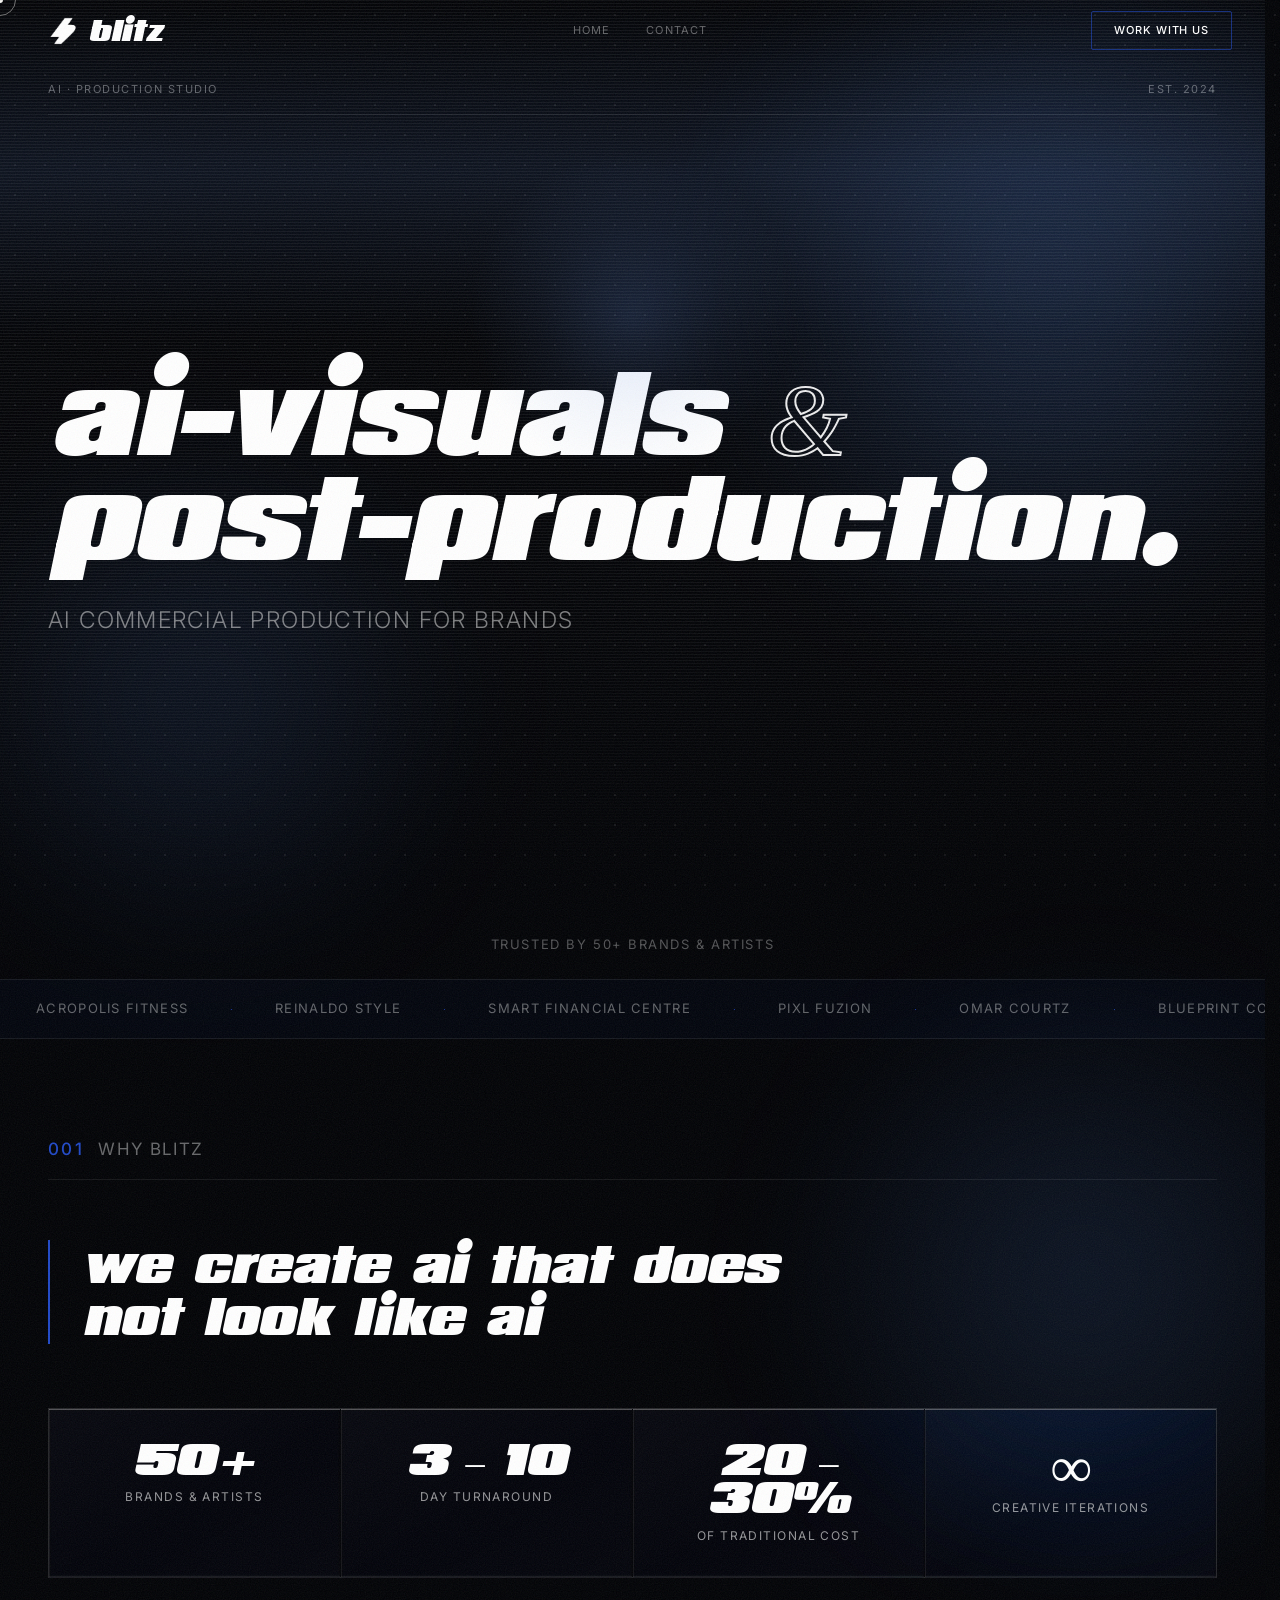
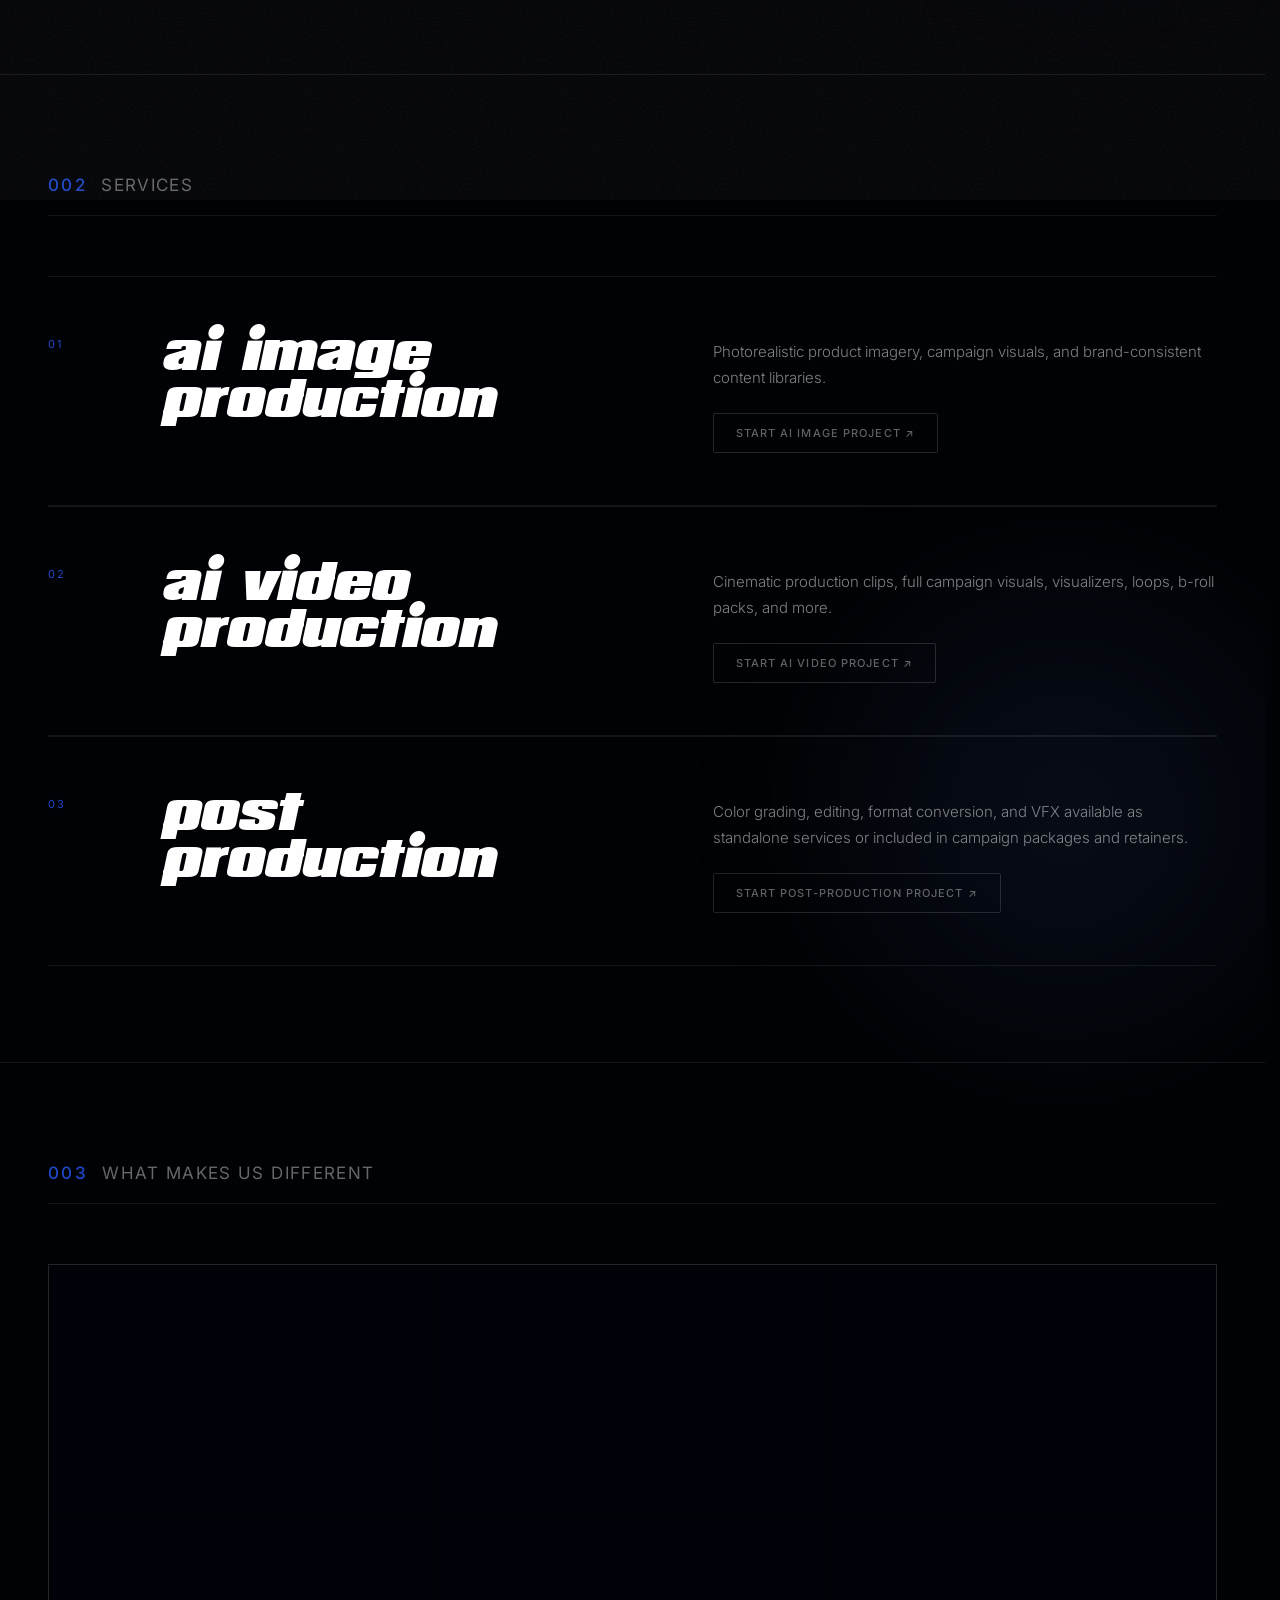
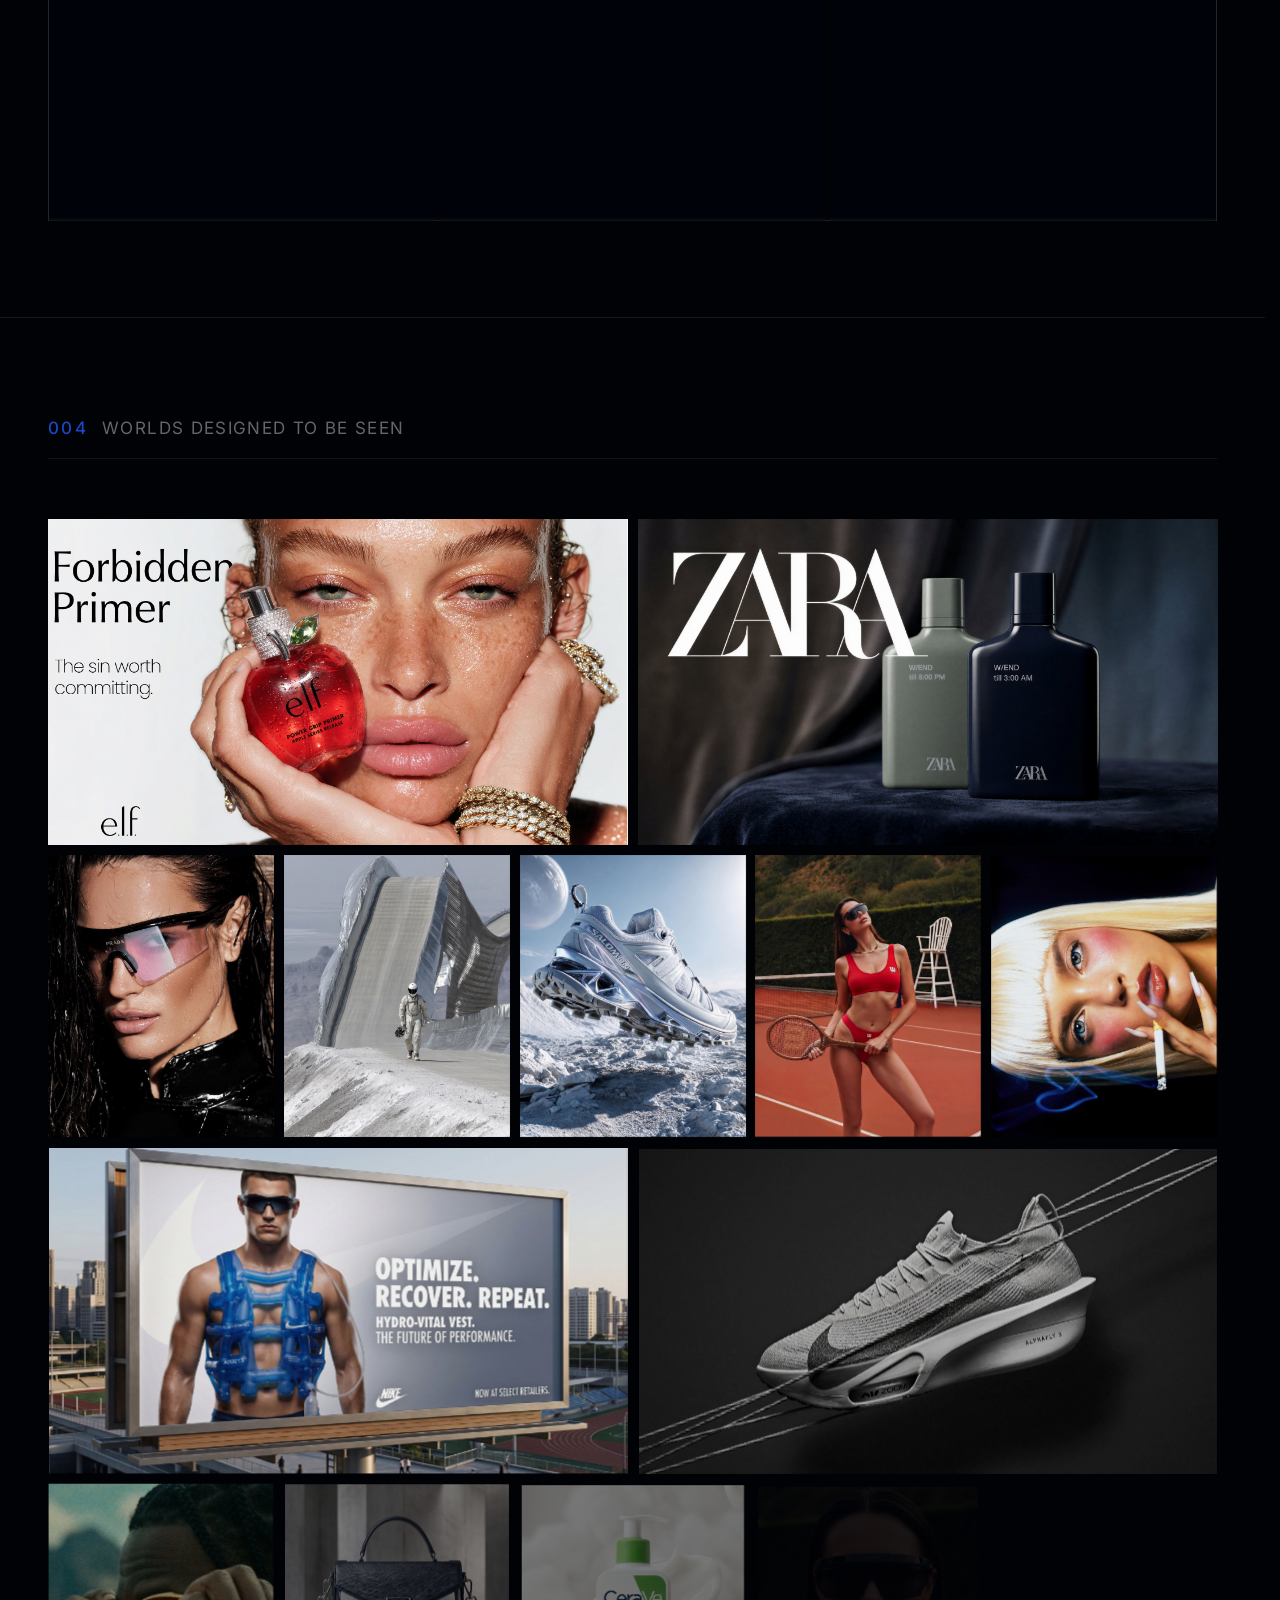
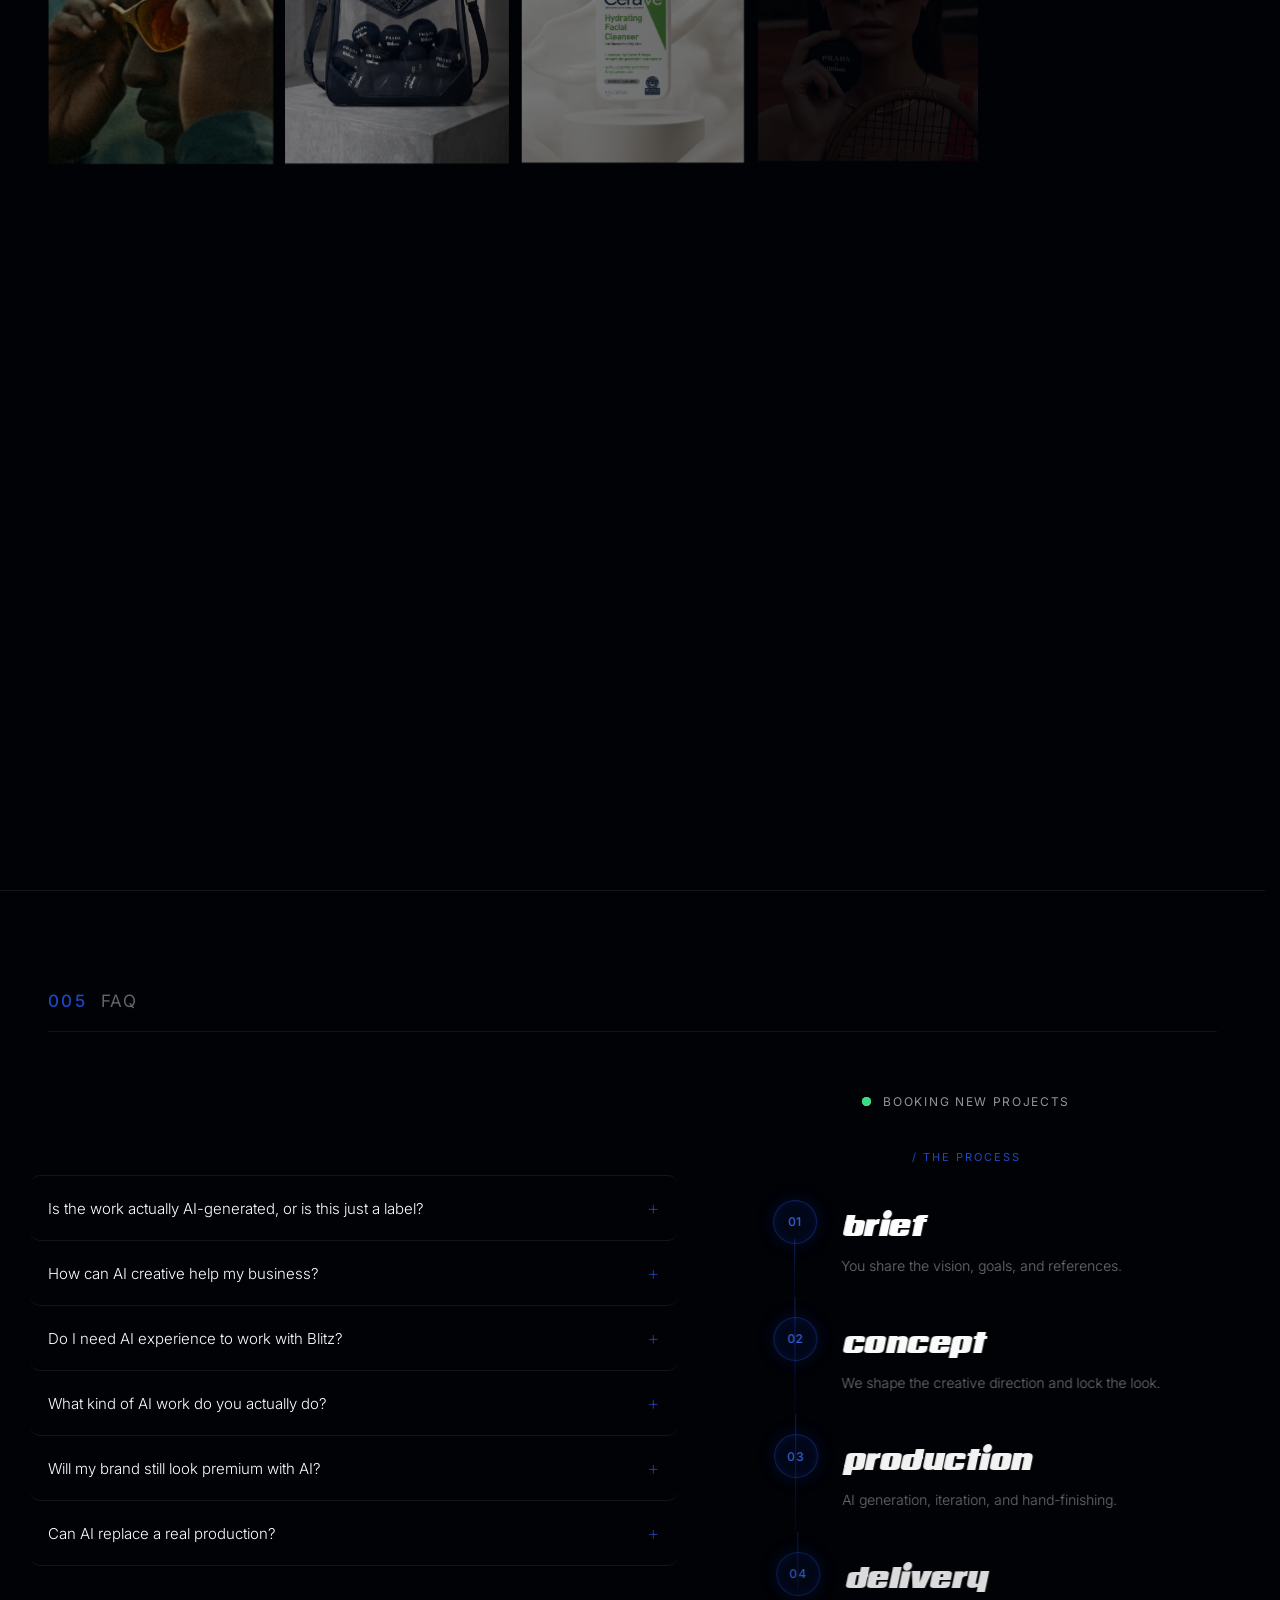
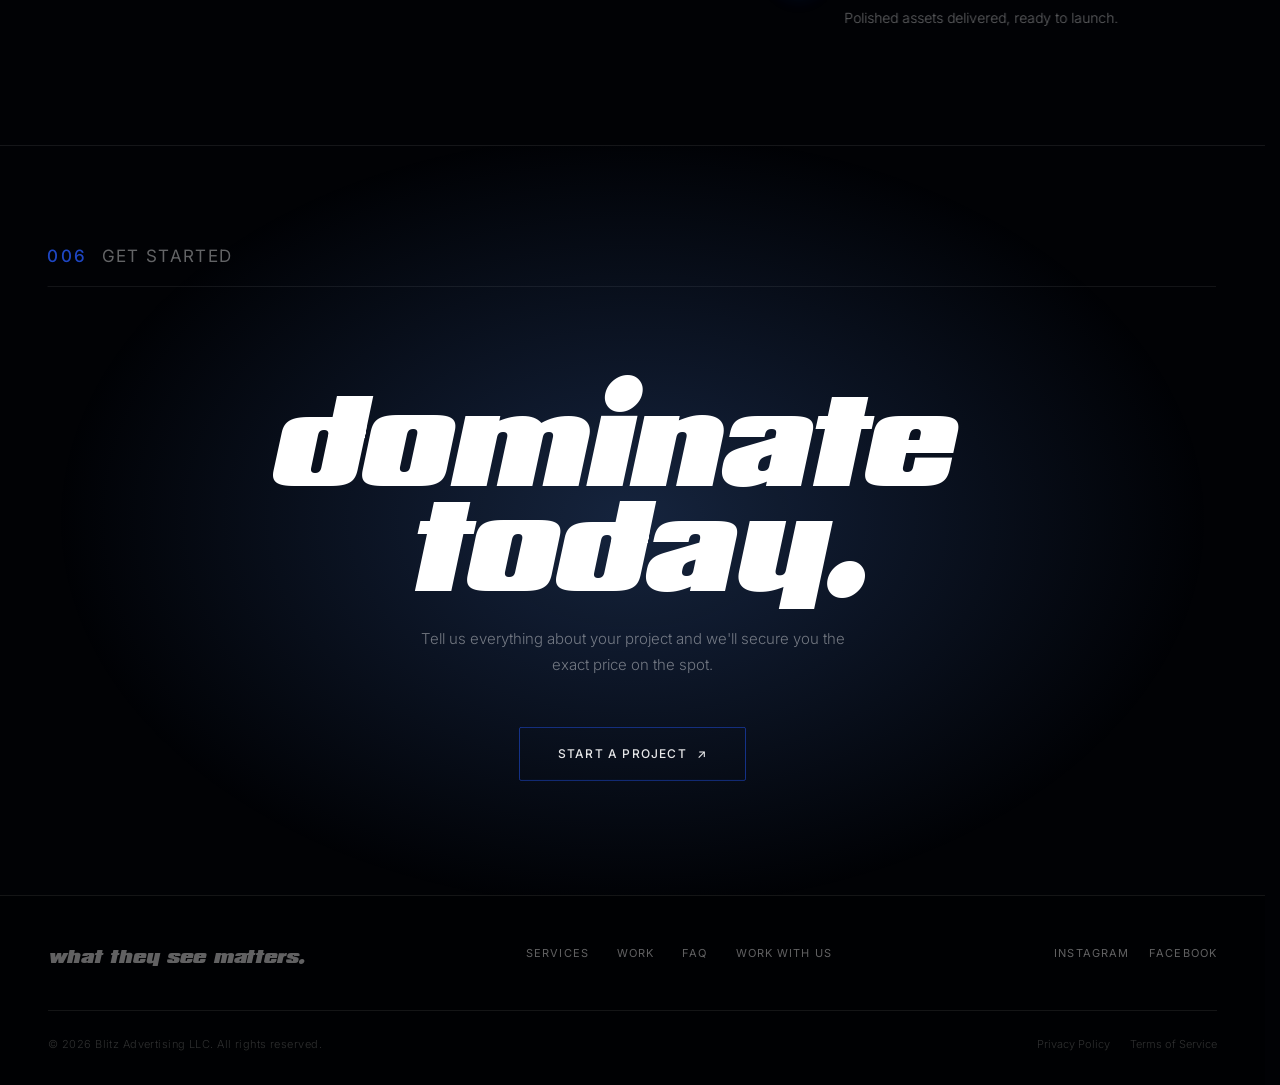
<file: index.html>
<!DOCTYPE html>
<html lang="en">
<head>
  <meta charset="UTF-8">
  <meta name="viewport" content="width=device-width, initial-scale=1.0">

  <!-- Primary SEO -->
  <title>Blitz — AI-Visuals & Post-Production Studio</title>
  <meta name="description" content="AI commercial production for brands. Photorealistic imagery, cinematic video, and full post-production — AI work that doesn't look like AI.">
  <meta name="keywords" content="ai visuals, ai video production, post production, creative studio, campaign visuals, brand world, ad creatives, music visualizer, blitz advertising">
  <meta name="author" content="Blitz Advertising LLC">
  <meta name="robots" content="index, follow">
  <link rel="canonical" href="https://adsbyblitz.com/">

  <!-- Open Graph (Facebook, LinkedIn, WhatsApp) -->
  <meta property="og:site_name" content="Blitz">
  <meta property="og:type" content="website">
  <meta property="og:url" content="https://adsbyblitz.com/">
  <meta property="og:title" content="Blitz — AI-Visuals & Post-Production Studio">
  <meta property="og:description" content="AI commercial production for brands. Cinematic visuals, campaign content, and post-production that doesn't look like AI.">
  <meta property="og:image" content="https://adsbyblitz.com/assets/blitz-favicon.png">
  <meta property="og:image:alt" content="Blitz — what they see matters">

  <!-- Twitter Card -->
  <meta name="twitter:card" content="summary_large_image">
  <meta name="twitter:title" content="Blitz — AI-Visuals & Post-Production Studio">
  <meta name="twitter:description" content="AI commercial production for brands. Cinematic visuals, campaign content, and post-production that doesn't look like AI.">
  <meta name="twitter:image" content="https://adsbyblitz.com/assets/blitz-favicon.png">

  <!-- Structured data (helps search engines understand the business) -->
  <script type="application/ld+json">
  {
    "@context": "https://schema.org",
    "@type": "ProfessionalService",
    "name": "Blitz Advertising LLC",
    "alternateName": "Blitz",
    "url": "https://adsbyblitz.com",
    "logo": "https://adsbyblitz.com/assets/blitz-icon-white.png",
    "image": "https://adsbyblitz.com/assets/blitz-favicon.png",
    "description": "AI commercial production for brands. Photorealistic imagery, cinematic video, and full post-production — AI work that doesn't look like AI.",
    "email": "adsbyblitz@gmail.com",
    "areaServed": "Worldwide",
    "address": {
      "@type": "PostalAddress",
      "addressCountry": "PR"
    },
    "sameAs": [
      "https://instagram.com/adsbyblitz",
      "https://facebook.com/adsbyblitz"
    ],
    "slogan": "what they see matters"
  }
  </script>

  <link rel="icon" type="image/png" href="assets/blitz-favicon.png">
  <link rel="stylesheet" href="styles.css?v=60">
  <script src="assets/gsap.min.js"></script>
  <script src="assets/ScrollTrigger.min.js"></script>
  <script src="assets/lenis.min.js"></script>
  <script>gsap.registerPlugin(ScrollTrigger);</script>

  <!-- Meta Pixel Code -->
  <script>
  !function(f,b,e,v,n,t,s)
  {if(f.fbq)return;n=f.fbq=function(){n.callMethod?
  n.callMethod.apply(n,arguments):n.queue.push(arguments)};
  if(!f._fbq)f._fbq=n;n.push=n;n.loaded=!0;n.version='2.0';
  n.queue=[];t=b.createElement(e);t.async=!0;
  t.src=v;s=b.getElementsByTagName(e)[0];
  s.parentNode.insertBefore(t,s)}(window, document,'script',
  'https://connect.facebook.net/en_US/fbevents.js');
  fbq('init', '775347661459841');
  fbq('track', 'PageView');
  </script>
  <noscript><img height="1" width="1" style="display:none"
  src="https://www.facebook.com/tr?id=775347661459841&ev=PageView&noscript=1"
  /></noscript>
  <!-- End Meta Pixel Code -->
  <!-- Whop Pixel -->
  <script>!function(w,d,s,u,n,a,b){if(w[n])return;a=w[n]={q:[],t:+new Date,s:[],o:u,track:function(){a.q.push([+new Date].concat([].slice.call(arguments)))},setScope:function(){a.s=[].slice.call(arguments).filter(function(x){return typeof x==="string"});a.q.push([+new Date,"setScope"].concat(a.s))},scope:function(){var c=[].slice.call(arguments);return{track:function(){a.q.push([+new Date].concat([].slice.call(arguments)).concat([{__scope:c}]))}}}};b=d.createElement(s);b.async=1;b.src=u+"/s.js";d.getElementsByTagName(s)[0].parentNode.insertBefore(b,d.getElementsByTagName(s)[0])}(window,document,"script","https://t.whop.tw","whop");whop.setScope("biz_LjYJNK8Vo7Cqlr");whop.track("page");</script>
</head>
<body>

  <div class="cursor" id="cursor"></div>
  <div class="cursor-ring" id="cursorRing"></div>

  <!-- ─── NAV ─────────────────────────────────── -->
  <nav class="nav" id="nav">
    <a href="/" class="nav-logo">
      <img src="assets/blitz-icon-white.png" alt="Blitz" class="nav-icon">
      <span class="nav-wordmark">blitz</span>
    </a>
    <div class="nav-links">
      <a href="#" class="nav-link">Home</a>
      <a href="apply/" class="nav-link">Contact</a>
    </div>
    <a href="apply/" class="nav-cta">Work with us</a>
  </nav>

  <!-- ─── HERO ─────────────────────────────────── -->
  <section class="hero">
    <div class="hero-top">
      <span class="hero-eyebrow">AI · Production Studio</span>
      <span class="hero-eyebrow hero-eyebrow--right">Est. 2024</span>
    </div>

    <div class="hero-center">
      <div>
        <h1 class="hero-headline">
          <span class="hl-line">ai-visuals <span class="hl-amp">&amp;</span></span>
          <span class="hl-line">post-production.</span>
        </h1>
        <p class="hero-sub-tag">AI Commercial Production for brands</p>
      </div>
    </div>

    <div class="hero-bottom"></div>

    <div class="hero-glow hero-glow--1"></div>
    <div class="hero-glow hero-glow--2"></div>
    <div class="hero-scanlines" aria-hidden="true"></div>
  </section>

  <!-- ─── LOGO STRIP ─────────────────────────────── -->
  <section class="logo-strip">
    <p class="logo-strip-label">trusted by 50+ brands & artists</p>
    <div class="logo-marquee-wrap">
      <div class="logo-marquee-track">
        <span class="logo-item">Acropolis Fitness</span><span class="logo-sep">·</span>
        <span class="logo-item">Reinaldo Style</span><span class="logo-sep">·</span>
        <span class="logo-item">Smart Financial Centre</span><span class="logo-sep">·</span>
        <span class="logo-item">Pixl Fuzion</span><span class="logo-sep">·</span>
        <span class="logo-item">Omar Courtz</span><span class="logo-sep">·</span>
        <span class="logo-item">Blueprint Coaching</span><span class="logo-sep">·</span>
        <span class="logo-item">ROA</span><span class="logo-sep">·</span>
        <span class="logo-item">Berseg</span><span class="logo-sep">·</span>
        <span class="logo-item">Viejo Culprit</span><span class="logo-sep">·</span>
        <span class="logo-item">CLPR Media</span><span class="logo-sep">·</span>
        <span class="logo-item">RMAND</span><span class="logo-sep">·</span>
        <span class="logo-item">The Flight Park</span><span class="logo-sep">·</span>
        <span class="logo-item">Cancelados TV</span><span class="logo-sep">·</span>
        <span class="logo-item">CAPS Manufacturing</span><span class="logo-sep">·</span>
        <span class="logo-item">Albino</span><span class="logo-sep">·</span>
        <span class="logo-item">Sanctuz</span><span class="logo-sep">·</span>
        <span class="logo-item">Atomic Crossfit</span><span class="logo-sep">·</span>
        <!-- duplicate for seamless loop -->
        <span class="logo-item">Acropolis Fitness</span><span class="logo-sep">·</span>
        <span class="logo-item">Reinaldo Style</span><span class="logo-sep">·</span>
        <span class="logo-item">Smart Financial Centre</span><span class="logo-sep">·</span>
        <span class="logo-item">Pixl Fuzion</span><span class="logo-sep">·</span>
        <span class="logo-item">Omar Courtz</span><span class="logo-sep">·</span>
        <span class="logo-item">Blueprint Coaching</span><span class="logo-sep">·</span>
        <span class="logo-item">ROA</span><span class="logo-sep">·</span>
        <span class="logo-item">Berseg</span><span class="logo-sep">·</span>
        <span class="logo-item">Viejo Culprit</span><span class="logo-sep">·</span>
        <span class="logo-item">CLPR Media</span><span class="logo-sep">·</span>
        <span class="logo-item">RMAND</span><span class="logo-sep">·</span>
        <span class="logo-item">The Flight Park</span><span class="logo-sep">·</span>
        <span class="logo-item">Cancelados TV</span><span class="logo-sep">·</span>
        <span class="logo-item">CAPS Manufacturing</span><span class="logo-sep">·</span>
        <span class="logo-item">Albino</span><span class="logo-sep">·</span>
        <span class="logo-item">Sanctuz</span><span class="logo-sep">·</span>
        <span class="logo-item">Atomic Crossfit</span><span class="logo-sep">·</span>
      </div>
    </div>
  </section>

  <!-- ─── 001 — WHY BLITZ ───────────────────────── -->
  <section class="section section--why" id="about">
    <div class="section-meta">
      <span class="section-num">001</span>
      <span class="section-label">Why Blitz</span>
    </div>
    <div class="section-content">
      <h2 class="statement-text"><span>we create ai that does</span><span>not look like ai</span></h2>
    </div>
    <div class="stats-row">
      <div class="stat-item">
        <span class="stat-num" data-count="50">50+</span>
        <span class="stat-label">Brands &amp; Artists</span>
      </div>
      <div class="stat-item">
        <span class="stat-num">3 – 10</span>
        <span class="stat-label">Day Turnaround</span>
      </div>
      <div class="stat-item">
        <span class="stat-num">20 – 30%</span>
        <span class="stat-label">Of Traditional Cost</span>
      </div>
      <div class="stat-item">
        <span class="stat-num stat-num--big">∞</span>
        <span class="stat-label">Creative Iterations</span>
      </div>
    </div>
  </section>

  <div class="rule"></div>

  <!-- ─── 002 — SERVICES ───────────────────────── -->
  <section class="section section--services" id="services">
    <div class="section-meta">
      <span class="section-num">002</span>
      <span class="section-label">Services</span>
    </div>
    <div class="services-list">

      <div class="service-row">
        <div class="service-row-left">
          <span class="service-index">01</span>
        </div>
        <div class="service-row-mid">
          <h3 class="service-name">AI Image<br>Production</h3>
        </div>
        <div class="service-row-right">
          <p class="service-desc">Photorealistic product imagery, campaign visuals, and brand-consistent content libraries.</p>
          <a href="apply/" class="service-link">Start AI Image Project ↗</a>
        </div>
      </div>

      <div class="rule rule--inner"></div>

      <div class="service-row">
        <div class="service-row-left">
          <span class="service-index">02</span>
        </div>
        <div class="service-row-mid">
          <h3 class="service-name">AI Video<br>Production</h3>
        </div>
        <div class="service-row-right">
          <p class="service-desc">Cinematic production clips, full campaign visuals, visualizers, loops, b-roll packs, and more.</p>
          <a href="apply/" class="service-link">Start AI Video Project ↗</a>
        </div>
      </div>

      <div class="rule rule--inner"></div>

      <div class="service-row">
        <div class="service-row-left">
          <span class="service-index">03</span>
        </div>
        <div class="service-row-mid">
          <h3 class="service-name">Post<br>Production</h3>
        </div>
        <div class="service-row-right">
          <p class="service-desc">Color grading, editing, format conversion, and VFX available as standalone services or included in campaign packages and retainers.</p>
          <a href="apply/" class="service-link">Start Post-Production Project ↗</a>
        </div>
      </div>

    </div>
  </section>

  <div class="rule"></div>

  <!-- ─── 003 — WHAT MAKES US DIFFERENT ──────────── -->
  <section class="section section--benefits" id="benefits">
    <div class="section-meta">
      <span class="section-num">003</span>
      <span class="section-label">What makes us different</span>
    </div>
    <div class="benefits-grid">
      <div class="benefit-card">
        <span class="benefit-num">01</span>
        <h4 class="benefit-title">Shipped in Days</h4>
        <p class="benefit-desc">Most projects ship in 5–7 business days. The agency quotes we go up against run 3–8 weeks.</p>
      </div>
      <div class="benefit-card">
        <span class="benefit-num">02</span>
        <h4 class="benefit-title">Worlds You Cant Shoot</h4>
        <p class="benefit-desc">Sets, locations, and scenarios that would be impossible or too expensive to film for real.</p>
      </div>
      <div class="benefit-card">
        <span class="benefit-num">03</span>
        <h4 class="benefit-title">Scalable Content</h4>
        <p class="benefit-desc">Lock the look once. Every asset after that reuses the same faces, lighting, and grade, so scaling up volume doesn't mean another shoot day.</p>
      </div>
      <div class="benefit-card">
        <span class="benefit-num">04</span>
        <h4 class="benefit-title">Lower Production Costs</h4>
        <p class="benefit-desc">No crew, no location fees, no shoot day. You pay 20–30% of what the same campaign costs to film.</p>
      </div>
      <div class="benefit-card">
        <span class="benefit-num">05</span>
        <h4 class="benefit-title">Real + AI Integration</h4>
        <p class="benefit-desc">Send us your existing footage, product shots, and brand assets. We build around them so the AI work matches what you've already filmed.</p>
      </div>
      <div class="benefit-card">
        <span class="benefit-num">06</span>
        <h4 class="benefit-title">We Test the Tools Daily</h4>
        <p class="benefit-desc">The models change every few weeks. We're testing new ones every day and rebuilding our workflows around whatever is currently best, so your campaigns don't look like last year's AI.</p>
      </div>
    </div>
  </section>

  <div class="rule"></div>

  <!-- ─── 004 — WORK ───────────────────────────── -->
  <section class="section section--work" id="work">
    <div class="section-meta">
      <span class="section-num">004</span>
      <span class="section-label">Worlds Designed To Be Seen</span>
    </div>
    <div class="work-grid">
      <!-- ROW 1 — landscape 16:9 (desktop: 2 per row) -->
      <div class="work-row work-row--wide">
        <div class="work-cell" style="order:0">
          <img src="assets/work/work_03.jpg" alt="Blitz work" loading="lazy">
        </div>
        <div class="work-cell" style="order:3">
          <img src="assets/work/work_12.jpg" alt="Blitz work" loading="lazy">
        </div>
      </div>
      <!-- ROW 2 — portrait 4:5 (desktop: 5 per row) -->
      <div class="work-row work-row--tall">
        <div class="work-cell" style="order:1">
          <img src="assets/work/work_01.jpg" alt="Blitz work" loading="lazy">
        </div>
        <div class="work-cell" style="order:2">
          <img src="assets/work/work_02.jpg" alt="Blitz work" loading="lazy">
        </div>
        <div class="work-cell" style="order:4">
          <img src="assets/work/work_04.jpg" alt="Blitz work" loading="lazy">
        </div>
        <div class="work-cell" style="order:5">
          <img src="assets/work/work_11.jpg" alt="Blitz work" loading="lazy">
        </div>
        <div class="work-cell" style="order:7">
          <img src="assets/work/work_06.jpg" alt="Blitz work" loading="lazy">
        </div>
      </div>
      <!-- ROW 3 — landscape 16:9 -->
      <div class="work-row work-row--wide">
        <div class="work-cell" style="order:6">
          <img src="assets/work/work_13.jpg" alt="Blitz work" loading="lazy">
        </div>
        <div class="work-cell" style="order:9">
          <img src="assets/work/work_14.jpg" alt="Blitz work" loading="lazy">
        </div>
      </div>
      <!-- ROW 4 — portrait 4:5 -->
      <div class="work-row work-row--tall">
        <div class="work-cell" style="order:8">
          <img src="assets/work/work_21.jpg" alt="Blitz work" loading="lazy">
        </div>
        <div class="work-cell" style="order:10">
          <img src="assets/work/work_08.jpg" alt="Blitz work" loading="lazy">
        </div>
        <div class="work-cell" style="order:11">
          <img src="assets/work/work_15.jpg" alt="Blitz work" loading="lazy">
        </div>
        <div class="work-cell" style="order:13">
          <img src="assets/work/work_10.jpg" alt="Blitz work" loading="lazy">
        </div>
        <div class="work-cell" style="order:14">
          <img src="assets/work/work_05.jpg" alt="Blitz work" loading="lazy">
        </div>
      </div>

      <div class="work-row work-row--wide">
        <div class="work-cell" style="order:12">
          <img src="assets/work/work_16.jpg" alt="Blitz work" loading="lazy">
        </div>
        <div class="work-cell" style="order:15">
          <img src="assets/work/work_17.jpg" alt="Blitz work" loading="lazy">
        </div>
      </div>

      <div class="work-row work-row--tall">
        <div class="work-cell" style="order:16">
          <img src="assets/work/work_18.jpg" alt="Blitz work" loading="lazy">
        </div>
        <div class="work-cell" style="order:17">
          <img src="assets/work/work_19.jpg" alt="Blitz work" loading="lazy">
        </div>
        <div class="work-cell" style="order:18">
          <img src="assets/work/work_20.jpg" alt="Blitz work" loading="lazy">
        </div>
        <div class="work-cell" style="order:19">
          <img src="assets/work/work_07.jpg" alt="Blitz work" loading="lazy">
        </div>
        <div class="work-cell" style="order:20">
          <img src="assets/work/work_22.jpg" alt="Blitz work" loading="lazy">
        </div>
      </div>
    </div>
  </section>

  <div class="rule"></div>

  <!-- ─── 005 — FAQ ────────────────────────────── -->
  <section class="section section--faq" id="faq">
    <div class="section-meta">
      <span class="section-num">005</span>
      <span class="section-label">FAQ</span>
    </div>
    <div class="faq-layout">
    <div class="faq-main">
    <div class="faq-list">
      <div class="faq-item">
        <button class="faq-q" aria-expanded="false">
          <span>Is the work actually AI-generated, or is this just a label?</span>
          <span class="faq-icon">+</span>
        </button>
        <div class="faq-a"><div class="faq-a-in">
          <p>Yes, we use generative AI workflows as our core production engine, paired with manual creative direction, color, and editing.</p>
        </div></div>
      </div>
      <div class="faq-item">
        <button class="faq-q" aria-expanded="false">
          <span>How can AI creative help my business?</span>
          <span class="faq-icon">+</span>
        </button>
        <div class="faq-a"><div class="faq-a-in">
          <p>You get campaign-quality visuals at roughly 20–30% of traditional cost. That means more content, faster launches, and campaigns you couldn't previously afford.</p>
        </div></div>
      </div>
      <div class="faq-item">
        <button class="faq-q" aria-expanded="false">
          <span>Do I need AI experience to work with Blitz?</span>
          <span class="faq-icon">+</span>
        </button>
        <div class="faq-a"><div class="faq-a-in">
          <p>No. You only bring the idea and brief — we handle everything from strategy and creative direction to workflow and production.</p>
        </div></div>
      </div>
      <div class="faq-item">
        <button class="faq-q" aria-expanded="false">
          <span>What kind of AI work do you actually do?</span>
          <span class="faq-icon">+</span>
        </button>
        <div class="faq-a"><div class="faq-a-in">
          <p>Product imagery, campaign visuals, cinematic product videos, music visualizers, B-roll, Spotify Canvases, full post-production, and any custom project.</p>
        </div></div>
      </div>
      <div class="faq-item">
        <button class="faq-q" aria-expanded="false">
          <span>Will my brand still look premium with AI?</span>
          <span class="faq-icon">+</span>
        </button>
        <div class="faq-a"><div class="faq-a-in">
          <p>Yes. You get the same creative direction, references, and post you'd get from a traditional shoot. AI only replaces the camera. We develop the concept together, build the reference boards, and handle every step of post.</p>
        </div></div>
      </div>
      <div class="faq-item">
        <button class="faq-q" aria-expanded="false">
          <span>Can AI replace a real production?</span>
          <span class="faq-icon">+</span>
        </button>
        <div class="faq-a"><div class="faq-a-in">
          <p>Yes, AI is at a point now where it can replace traditional productions. There are still specific cases where real people, locations, or real-world moments make more sense. We'll tell you upfront what's possible and where AI makes the most sense for your case.</p>
        </div></div>
      </div>
    </div>
    </div>

    <div class="faq-side">
      <div class="status-pulse">
        <span class="pulse-dot"></span>
        <span class="pulse-label">booking new projects</span>
      </div>
      <span class="process-eyebrow">/ the process</span>
      <div class="process">
        <div class="process-step">
          <span class="process-num">01</span>
          <div class="process-text">
            <h4 class="process-name">brief</h4>
            <p class="process-desc">You share the vision, goals, and references.</p>
          </div>
        </div>
        <div class="process-step">
          <span class="process-num">02</span>
          <div class="process-text">
            <h4 class="process-name">concept</h4>
            <p class="process-desc">We shape the creative direction and lock the look.</p>
          </div>
        </div>
        <div class="process-step">
          <span class="process-num">03</span>
          <div class="process-text">
            <h4 class="process-name">production</h4>
            <p class="process-desc">AI generation, iteration, and hand-finishing.</p>
          </div>
        </div>
        <div class="process-step">
          <span class="process-num">04</span>
          <div class="process-text">
            <h4 class="process-name">delivery</h4>
            <p class="process-desc">Polished assets delivered, ready to launch.</p>
          </div>
        </div>
      </div>
    </div>
    </div>
  </section>

  <div class="rule"></div>

  <!-- ─── 006 — CTA ────────────────────────────── -->
  <section class="section section--cta" id="contact">
    <div class="section-meta">
      <span class="section-num">006</span>
      <span class="section-label">Get Started</span>
    </div>
    <div class="cta-inner">
      <h2 class="cta-headline">dominate today.</h2>
      <p class="cta-body">Tell us everything about your project and we'll secure you the exact price on the spot.</p>
      <a href="apply/" class="cta-btn">Start a project <span>↗</span></a>
    </div>
    <div class="cta-glow"></div>
  </section>

  <!-- ─── FOOTER ───────────────────────────────── -->
  <footer class="footer">
    <div class="footer-top">
      <div class="footer-brand">
        <p class="footer-tagline">what they see matters.</p>
      </div>
      <div class="footer-nav">
        <a href="#services">Services</a>
        <a href="#work">Work</a>
        <a href="#faq">FAQ</a>
        <a href="apply/">Work with us</a>
      </div>
      <div class="footer-social">
        <a href="https://instagram.com/adsbyblitz" target="_blank" rel="noopener">Instagram</a>
        <a href="https://facebook.com/adsbyblitz" target="_blank" rel="noopener">Facebook</a>
      </div>
    </div>
    <div class="footer-bottom">
      <span>© 2026 Blitz Advertising LLC. All rights reserved.</span>
      <div class="footer-links">
        <a href="/privacy-policy/">Privacy Policy</a>
        <a href="/terms-of-service/">Terms of Service</a>
      </div>
    </div>
  </footer>

  <script src="script.js?v=53"></script>
</body>
</html>
</file>
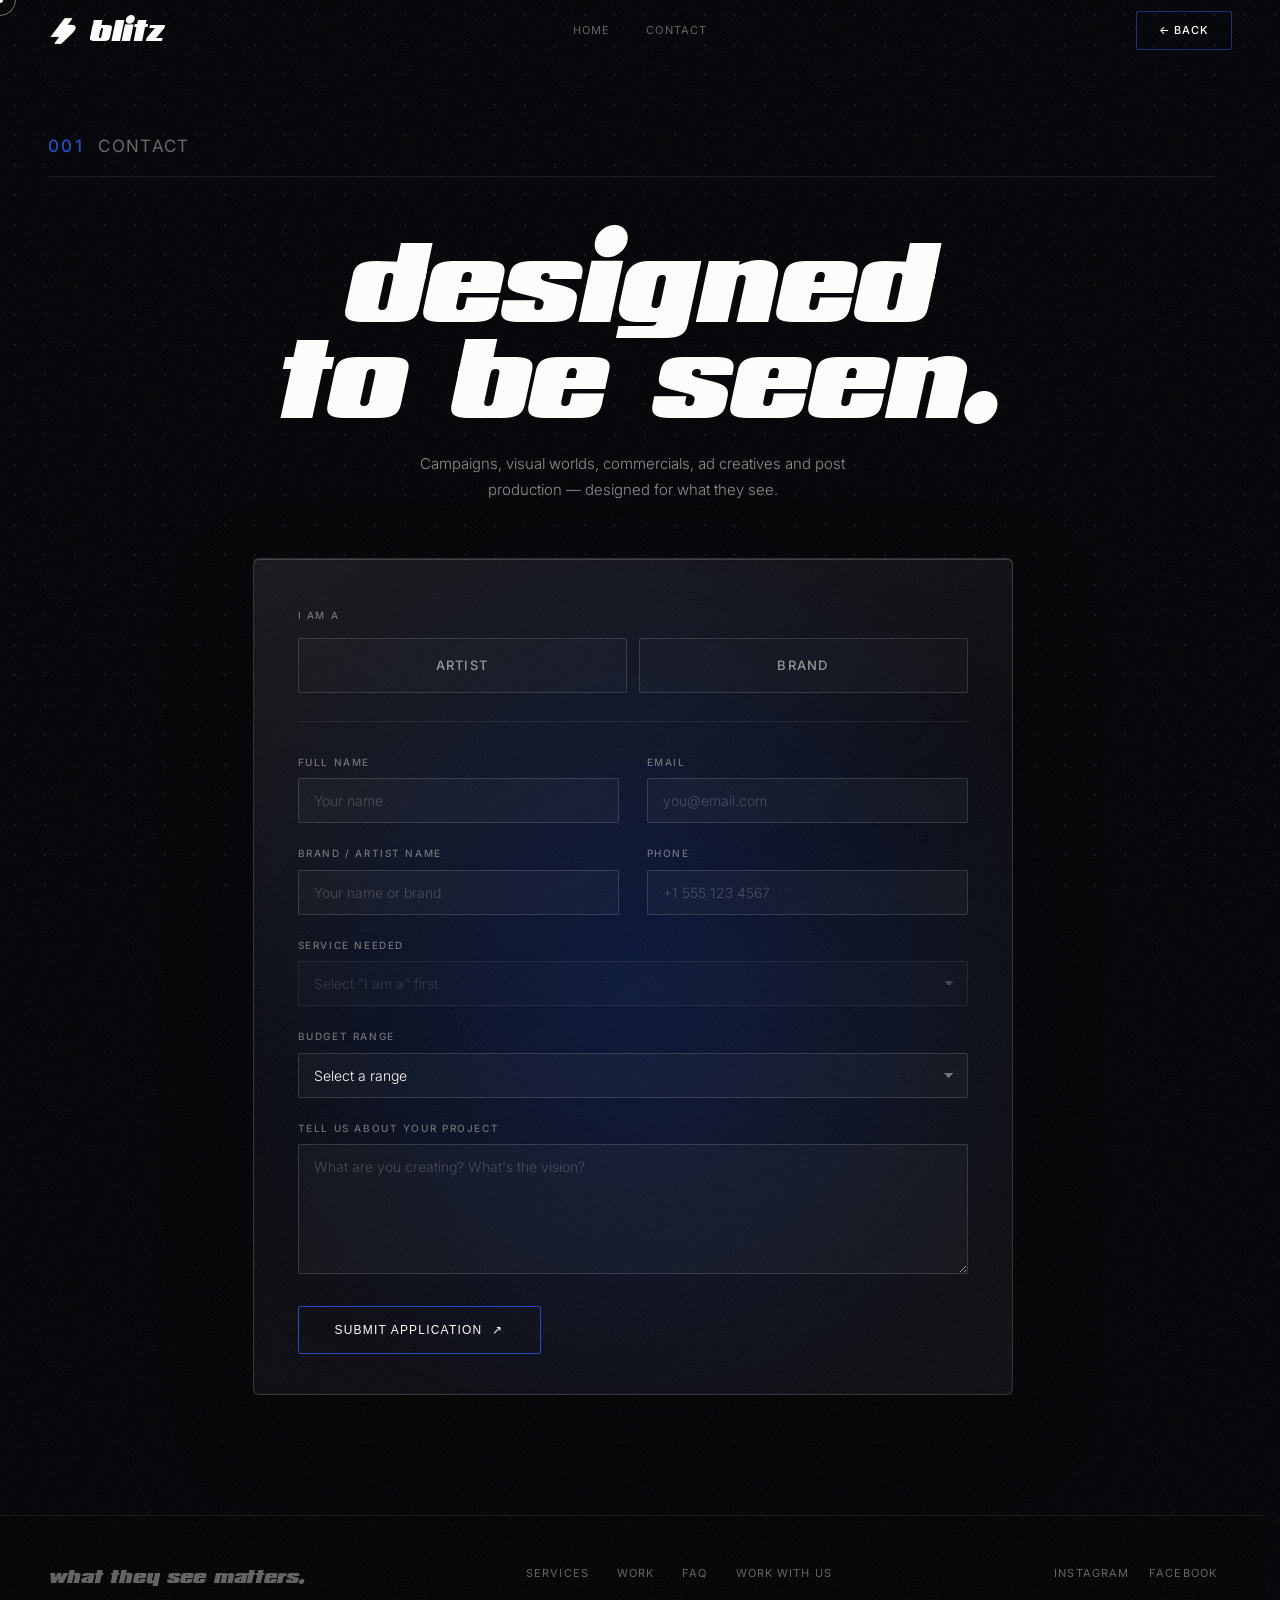
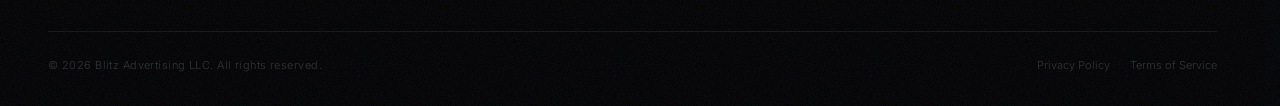
<file: apply/index.html>
<!DOCTYPE html>
<html lang="en">
<head>
  <meta charset="UTF-8">
  <meta name="viewport" content="width=device-width, initial-scale=1.0">

  <!-- Primary SEO -->
  <title>Contact — Blitz</title>
  <meta name="description" content="Start a project with Blitz. AI-visuals, campaigns, brand worlds, commercials, ad creatives, and post-production. Designed to be seen.">
  <meta name="author" content="Blitz Advertising LLC">
  <meta name="robots" content="index, follow">
  <link rel="canonical" href="https://adsbyblitz.com/apply/">

  <!-- Open Graph -->
  <meta property="og:site_name" content="Blitz">
  <meta property="og:type" content="website">
  <meta property="og:url" content="https://adsbyblitz.com/apply/">
  <meta property="og:title" content="Contact — Blitz">
  <meta property="og:description" content="Start a project with Blitz. AI-visuals & post-production for artists and brands.">
  <meta property="og:image" content="https://adsbyblitz.com/assets/blitz-favicon.png">

  <!-- Twitter Card -->
  <meta name="twitter:card" content="summary_large_image">
  <meta name="twitter:title" content="Contact — Blitz">
  <meta name="twitter:description" content="Start a project with Blitz. AI-visuals & post-production for artists and brands.">
  <meta name="twitter:image" content="https://adsbyblitz.com/assets/blitz-favicon.png">

  <link rel="stylesheet" href="../styles.css?v=60">
  <link rel="icon" type="image/png" href="../assets/blitz-favicon.png">
  <script src="../assets/gsap.min.js"></script>
  <script src="../assets/ScrollTrigger.min.js"></script>
  <script src="../assets/lenis.min.js"></script>
  <script>gsap.registerPlugin(ScrollTrigger);</script>

  <!-- Meta Pixel Code -->
  <script>
  !function(f,b,e,v,n,t,s)
  {if(f.fbq)return;n=f.fbq=function(){n.callMethod?
  n.callMethod.apply(n,arguments):n.queue.push(arguments)};
  if(!f._fbq)f._fbq=n;n.push=n;n.loaded=!0;n.version="2.0";
  n.queue=[];t=b.createElement(e);t.async=!0;
  t.src=v;s=b.getElementsByTagName(e)[0];
  s.parentNode.insertBefore(t,s)}(window, document,"script",
  "https://connect.facebook.net/en_US/fbevents.js");
  fbq("init", "775347661459841");
  fbq("track", "PageView");
  </script>
  <noscript><img height="1" width="1" style="display:none"
  src="https://www.facebook.com/tr?id=775347661459841&ev=PageView&noscript=1"
  /></noscript>
  <!-- End Meta Pixel Code -->
  <!-- Whop Pixel -->
  <script>!function(w,d,s,u,n,a,b){if(w[n])return;a=w[n]={q:[],t:+new Date,s:[],o:u,track:function(){a.q.push([+new Date].concat([].slice.call(arguments)))},setScope:function(){a.s=[].slice.call(arguments).filter(function(x){return typeof x==="string"});a.q.push([+new Date,"setScope"].concat(a.s))},scope:function(){var c=[].slice.call(arguments);return{track:function(){a.q.push([+new Date].concat([].slice.call(arguments)).concat([{__scope:c}]))}}}};b=d.createElement(s);b.async=1;b.src=u+"/s.js";d.getElementsByTagName(s)[0].parentNode.insertBefore(b,d.getElementsByTagName(s)[0])}(window,document,"script","https://t.whop.tw","whop");whop.setScope("biz_LjYJNK8Vo7Cqlr");whop.track("page");</script>
</head>
<body>

  <div class="cursor" id="cursor"></div>
  <div class="cursor-ring" id="cursorRing"></div>

  <!-- NAV -->
  <nav class="nav" id="nav">
    <a href="/" class="nav-logo">
      <img src="../assets/blitz-icon-white.png" alt="Blitz" class="nav-icon">
      <span class="nav-wordmark">blitz</span>
    </a>
    <div class="nav-links">
      <a href="/" class="nav-link">Home</a>
      <a href="/apply/" class="nav-link">Contact</a>
    </div>
    <a href="/" class="nav-cta">← Back</a>
  </nav>

  <!-- CONTACT SECTION -->
  <section class="section section--contact">
    <div class="section-meta">
      <span class="section-num">001</span>
      <span class="section-label">Contact</span>
    </div>

    <div class="contact-intro">
      <h1 class="contact-headline">designed<br>to be seen.</h1>
      <p class="contact-sub">Campaigns, visual worlds, commercials, ad creatives and post production — designed for what they see.</p>
    </div>

    <div class="contact-form-wrap">
      <form id="applyForm" class="contact-form" onsubmit="handleSubmit(event)">

        <!-- Web3Forms hidden config -->
        <input type="hidden" name="access_key" value="27aeeb56-b1e2-402e-bf45-d9bee9b41a8e">
        <input type="hidden" name="subject" value="New project application — Blitz">
        <input type="hidden" name="from_name" value="Blitz Application">
        <input type="checkbox" name="botcheck" style="display:none" tabindex="-1" autocomplete="off">

        <div class="form-toggle-group">
          <span class="form-label">I am a</span>
          <div class="toggle-options">
            <input type="radio" id="audArtist" name="audience" value="artist" required>
            <label for="audArtist" class="toggle-option">Artist</label>
            <input type="radio" id="audBrand" name="audience" value="brand" required>
            <label for="audBrand" class="toggle-option">Brand</label>
          </div>
        </div>

        <div class="form-row">
          <div class="form-group">
            <label class="form-label" for="name">Full Name</label>
            <input class="form-input" type="text" id="name" name="name" placeholder="Your name" required>
          </div>
          <div class="form-group">
            <label class="form-label" for="email">Email</label>
            <input class="form-input" type="email" id="email" name="email" placeholder="you@email.com" required>
          </div>
          <div class="form-group">
            <label class="form-label" for="company">Brand / Artist Name</label>
            <input class="form-input" type="text" id="company" name="company" placeholder="Your name or brand" required>
          </div>
          <div class="form-group">
            <label class="form-label" for="phone">Phone</label>
            <input
              class="form-input"
              type="tel"
              inputmode="tel"
              id="phone"
              name="phone"
              placeholder="+1 555 123 4567"
              required
              minlength="7"
              maxlength="20"
              pattern="[\d+\-\(\) ]{7,20}"
              title="Enter a valid phone number (at least 7 digits)">
          </div>
          <div class="form-group full">
            <label class="form-label" for="service">Service Needed</label>
            <select class="form-select" id="service" name="service" required disabled>
              <option value="" disabled selected>Select "I am a" first</option>
            </select>
          </div>
          <div class="form-group full">
            <label class="form-label" for="budget">Budget Range</label>
            <select class="form-select" id="budget" name="budget" required>
              <option value="" disabled selected>Select a range</option>
              <option value="Less than $500">Less than $500</option>
              <option value="$500 – $1,500">$500 – $1,500</option>
              <option value="$1,500 – $5,000">$1,500 – $5,000</option>
              <option value="$5,000+">$5,000+</option>
            </select>
          </div>
          <div class="form-group full">
            <label class="form-label" for="message">Tell us about your project</label>
            <textarea class="form-textarea" id="message" name="message" placeholder="What are you creating? What's the vision?" required></textarea>
          </div>
        </div>

        <button type="submit" class="form-submit">
          Submit Application <span>↗</span>
        </button>
      </form>

      <!-- Standard "received" view — for low-budget / not yet qualified leads -->
      <div id="formSuccess" class="form-success">
        <span class="section-num">STATUS</span>
        <h2 class="contact-headline">received.</h2>
        <p class="contact-sub">Thanks for reaching out. We will be in touch soon.</p>
      </div>

      <!-- Qualified lead view — shown when budget is $500+ — embeds booking calendar -->
      <div id="formSuccessQualified" class="form-success" style="display:none;">
        <span class="section-num">STATUS</span>
        <h2 class="contact-headline">pick a time.</h2>
        <p class="contact-sub"><b style="color:#fff;font-weight:500">Step 2 of 2: your call isn&rsquo;t booked yet.</b> Pick a time below to confirm it.</p>
        <div class="booking-embed">
          <!-- Calendly inline widget -->
          <div class="calendly-inline-widget"
               data-url="https://calendly.com/adsbyblitz/30min?hide_event_type_details=1&hide_gdpr_banner=1"
               style="min-width:320px;height:700px;"></div>
          <script type="text/javascript" src="https://assets.calendly.com/assets/external/widget.js" async></script>
        </div>
      </div>
    </div>
  </section>

  <!-- FOOTER -->
  <footer class="footer">
    <div class="footer-top">
      <div class="footer-brand">
        <p class="footer-tagline">what they see matters.</p>
      </div>
      <div class="footer-nav">
        <a href="/#services">Services</a>
        <a href="/#work">Work</a>
        <a href="/#faq">FAQ</a>
        <a href="/apply/">Work with us</a>
      </div>
      <div class="footer-social">
        <a href="https://instagram.com/adsbyblitz" target="_blank" rel="noopener">Instagram</a>
        <a href="https://facebook.com/adsbyblitz" target="_blank" rel="noopener">Facebook</a>
      </div>
    </div>
    <div class="footer-bottom">
      <span>© 2026 Blitz Advertising LLC. All rights reserved.</span>
      <div class="footer-links">
        <a href="/privacy-policy/">Privacy Policy</a>
        <a href="/terms-of-service/">Terms of Service</a>
      </div>
    </div>
  </footer>

  <script src="../script.js?v=53"></script>
  <script>
    const SERVICE_OPTIONS = {
      artist: [
        { value: 'static-ai-art', label: 'Static AI Art / Cover' },
        { value: 'ai-visualizer', label: 'AI Visualizer' },
        { value: 'creative-ai-visuals', label: 'Creative AI Visuals' },
        { value: 'ai-vfx', label: 'AI VFX' },
        { value: 'color-grading', label: 'Color Grading' },
        { value: 'full-post-production', label: 'Full Post Production' },
        { value: 'other', label: 'Not Sure Yet' },
      ],
      brand: [
        { value: '360-marketing-campaign', label: '360 Marketing Campaign' },
        { value: 'ai-commercial-ad', label: 'AI Commercial Ad' },
        { value: 'ai-ad-creatives', label: 'AI Ad Creatives' },
        { value: 'creative-ai-content', label: 'Creative AI Content' },
        { value: 'post-production', label: 'Post Production' },
        { value: 'other', label: 'Not Sure Yet' },
      ],
    };

    const serviceSelect = document.getElementById('service');

    function updateServiceOptions(audience) {
      serviceSelect.innerHTML = '';
      const placeholder = document.createElement('option');
      placeholder.value = '';
      placeholder.disabled = true;
      placeholder.selected = true;
      placeholder.textContent = 'Select a service';
      serviceSelect.appendChild(placeholder);
      SERVICE_OPTIONS[audience].forEach(opt => {
        const o = document.createElement('option');
        o.value = opt.value;
        o.textContent = opt.label;
        serviceSelect.appendChild(o);
      });
      serviceSelect.disabled = false;
    }

    document.querySelectorAll('input[name="audience"]').forEach(radio => {
      radio.addEventListener('change', e => updateServiceOptions(e.target.value));
    });

    /* Phone input — strip non-phone chars + require minimum 10 digits */
    const phoneInput = document.getElementById('phone');
    const MIN_PHONE_DIGITS = 10;
    function countDigits(s) { return (s.match(/\d/g) || []).length; }
    function validatePhone() {
      const digits = countDigits(phoneInput.value);
      if (digits === 0) {
        phoneInput.setCustomValidity('Please enter your phone number.');
      } else if (digits < MIN_PHONE_DIGITS) {
        phoneInput.setCustomValidity(`Phone number is too short — please enter at least ${MIN_PHONE_DIGITS} digits (you have ${digits}).`);
      } else {
        phoneInput.setCustomValidity('');
      }
    }
    if (phoneInput) {
      phoneInput.addEventListener('input', (e) => {
        /* strip anything that's not digit / + - ( ) space */
        const cleaned = e.target.value.replace(/[^\d+\-() ]/g, '');
        if (cleaned !== e.target.value) e.target.value = cleaned;
        validatePhone();
      });
      /* Reject paste of letters */
      phoneInput.addEventListener('paste', (e) => {
        const pasted = (e.clipboardData || window.clipboardData).getData('text');
        if (/[^\d+\-() ]/.test(pasted)) {
          e.preventDefault();
          const cleaned = pasted.replace(/[^\d+\-() ]/g, '');
          const start = phoneInput.selectionStart, end = phoneInput.selectionEnd;
          phoneInput.value = phoneInput.value.slice(0, start) + cleaned + phoneInput.value.slice(end);
          validatePhone();
        }
      });
      phoneInput.addEventListener('blur', validatePhone);
    }

    /* Al reservar en Calendly se manda a la pagina de gracias del funnel (la
       del VSL). La marca en sessionStorage hace que alli se dispare Schedule
       una sola vez; src=apply lo separa de las reservas que vienen del anuncio. */
    let reservado = false;
    window.addEventListener('message', (e) => {
      if (e.origin !== 'https://calendly.com') return;
      if (!e.data || e.data.event !== 'calendly.event_scheduled' || reservado) return;
      reservado = true;
      let marcado = false;
      try { sessionStorage.setItem('blitzBooked', String(Date.now())); marcado = true; } catch (_) {}
      if (!marcado && typeof fbq !== 'undefined') fbq('track', 'Schedule', { source: 'apply' });
      setTimeout(() => { location.href = '/noaislop-7k2x9m/booked/?src=apply'; }, marcado ? 600 : 1200);
    });

    async function handleSubmit(e) {
      e.preventDefault();
      const form = document.getElementById('applyForm');
      const btn = form.querySelector('.form-submit');
      const originalBtnHTML = btn.innerHTML;
      btn.disabled = true;
      btn.innerHTML = 'Sending… <span>↗</span>';

      const formData = new FormData(form);
      try {
        const res = await fetch('https://api.web3forms.com/submit', {
          method: 'POST',
          body: formData,
        });
        const data = await res.json();
        if (data.success) {
          /* Meta Pixel: always fire a Lead event */
          if (typeof fbq !== 'undefined') fbq('track', 'Lead');

          /* Route to the right success view based on budget */
          const budget = document.getElementById('budget').value;
          const isQualified = budget && budget !== 'Less than $500';

          form.style.display = 'none';
          const successEl = isQualified
            ? document.getElementById('formSuccessQualified')
            : document.getElementById('formSuccess');
          successEl.style.display = 'block';

          /* Bonus: track qualified leads separately for ad optimization */
          if (isQualified && typeof fbq !== 'undefined') {
            fbq('trackCustom', 'QualifiedLead', { budget: budget });
          }

          /* El calendario se vuelve a montar con nombre y email ya puestos, para
             que Calendly no los pida otra vez al confirmar la hora. */
          if (isQualified && typeof Calendly !== 'undefined' && Calendly.initInlineWidget) {
            const cal = successEl.querySelector('.calendly-inline-widget');
            cal.innerHTML = '';
            /* encodeURIComponent y no searchParams: este pone "+" en los espacios
               y Calendly los deja tal cual ("Juan+Perez"). */
            const conDatos = cal.dataset.url + '&name=' + encodeURIComponent(document.getElementById('name').value.trim()) +
                             '&email=' + encodeURIComponent(document.getElementById('email').value.trim());
            Calendly.initInlineWidget({ url: conDatos, parentElement: cal });
          }

          window.scrollTo({ top: successEl.offsetTop - 100, behavior: 'smooth' });
        } else {
          throw new Error(data.message || 'Submission failed');
        }
      } catch (err) {
        btn.disabled = false;
        btn.innerHTML = originalBtnHTML;
        alert('Sorry, something went wrong. Please try again or email us directly at adsbyblitz@gmail.com');
        console.error(err);
      }
    }
  </script>
</body>
</html>
</file>
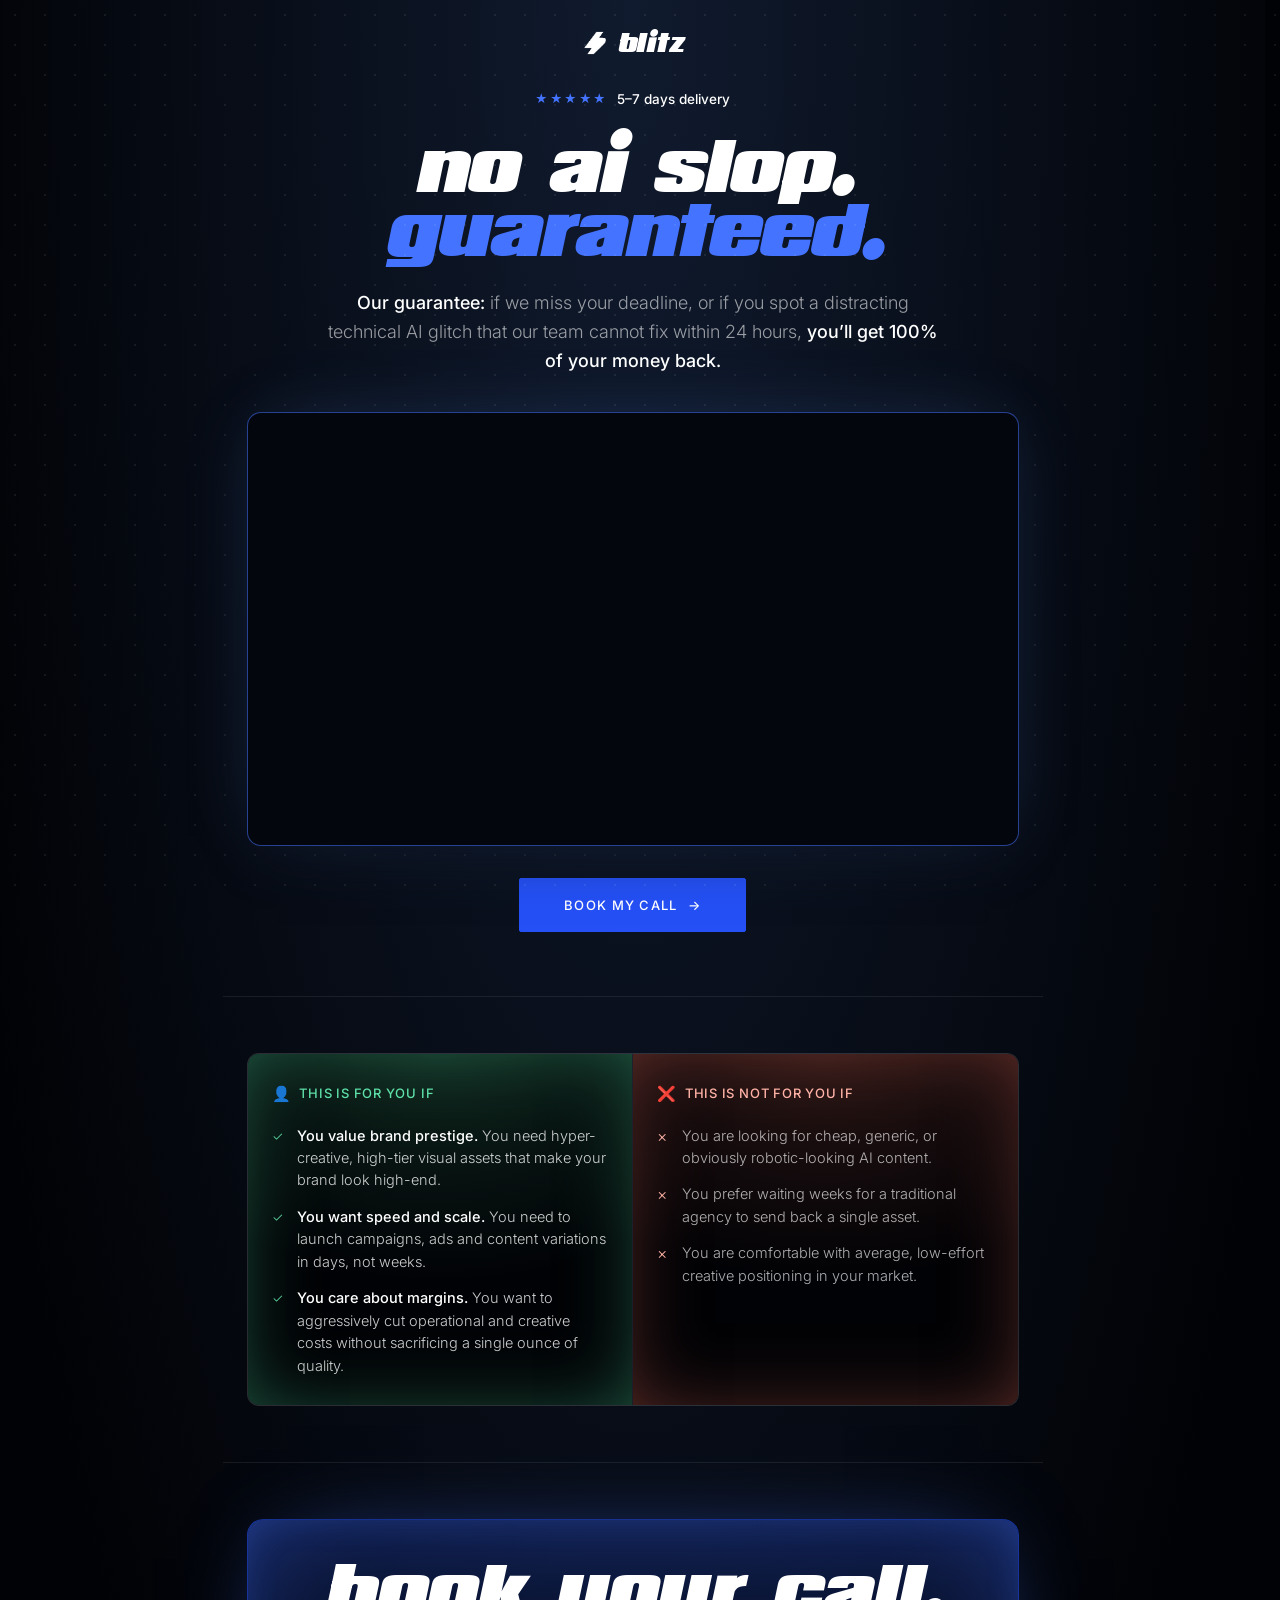
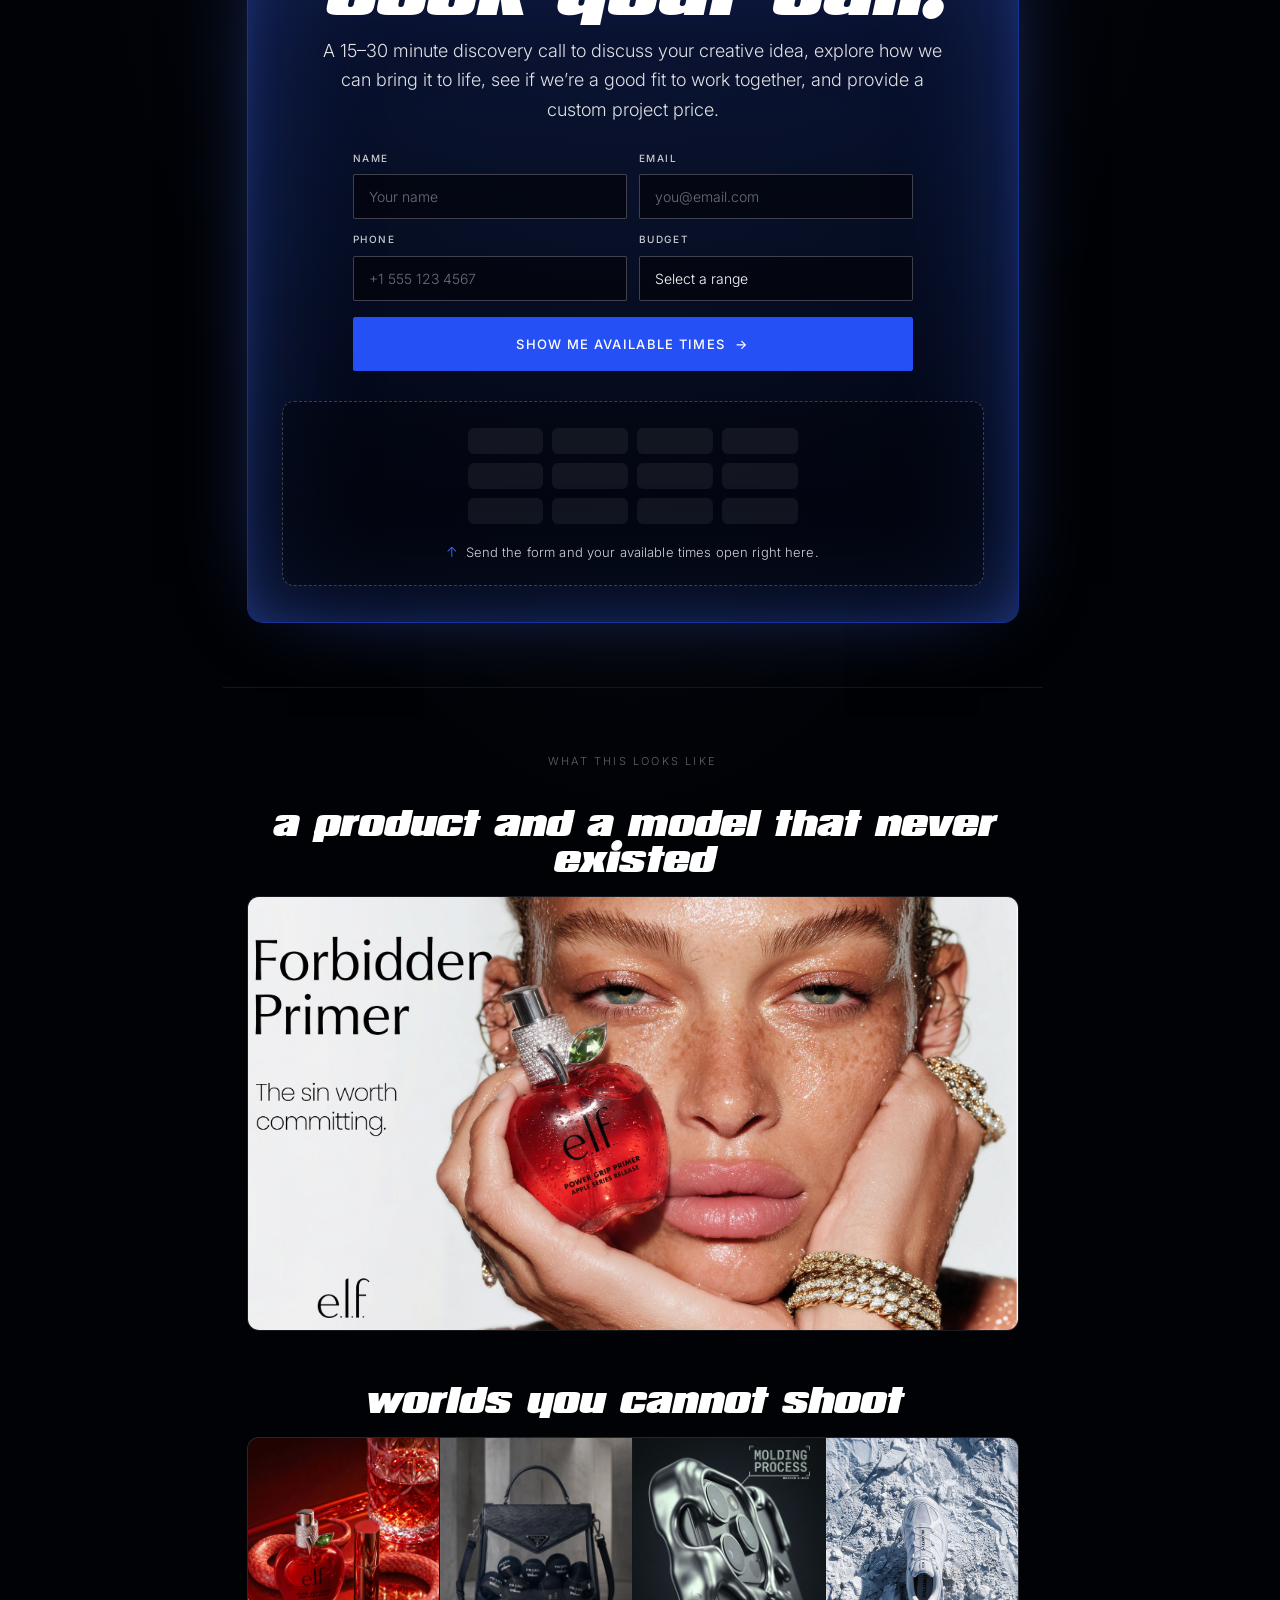
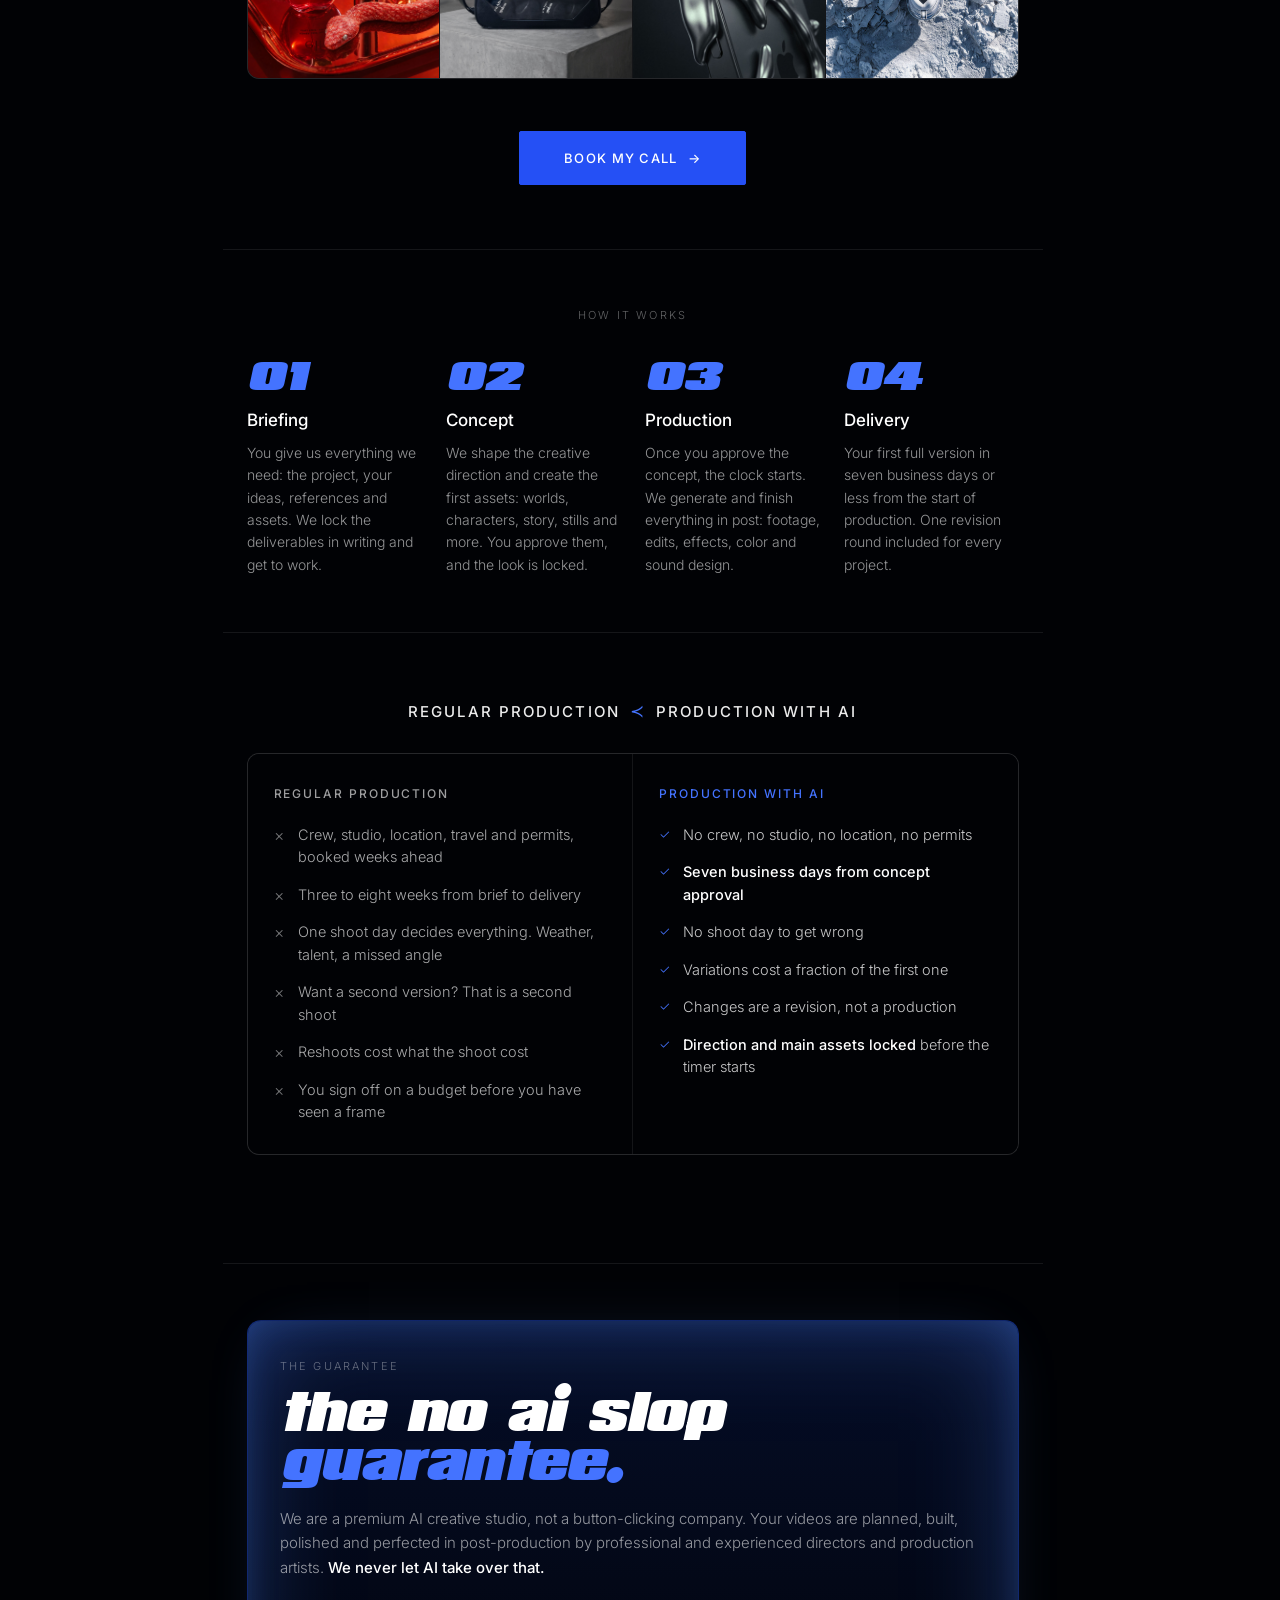
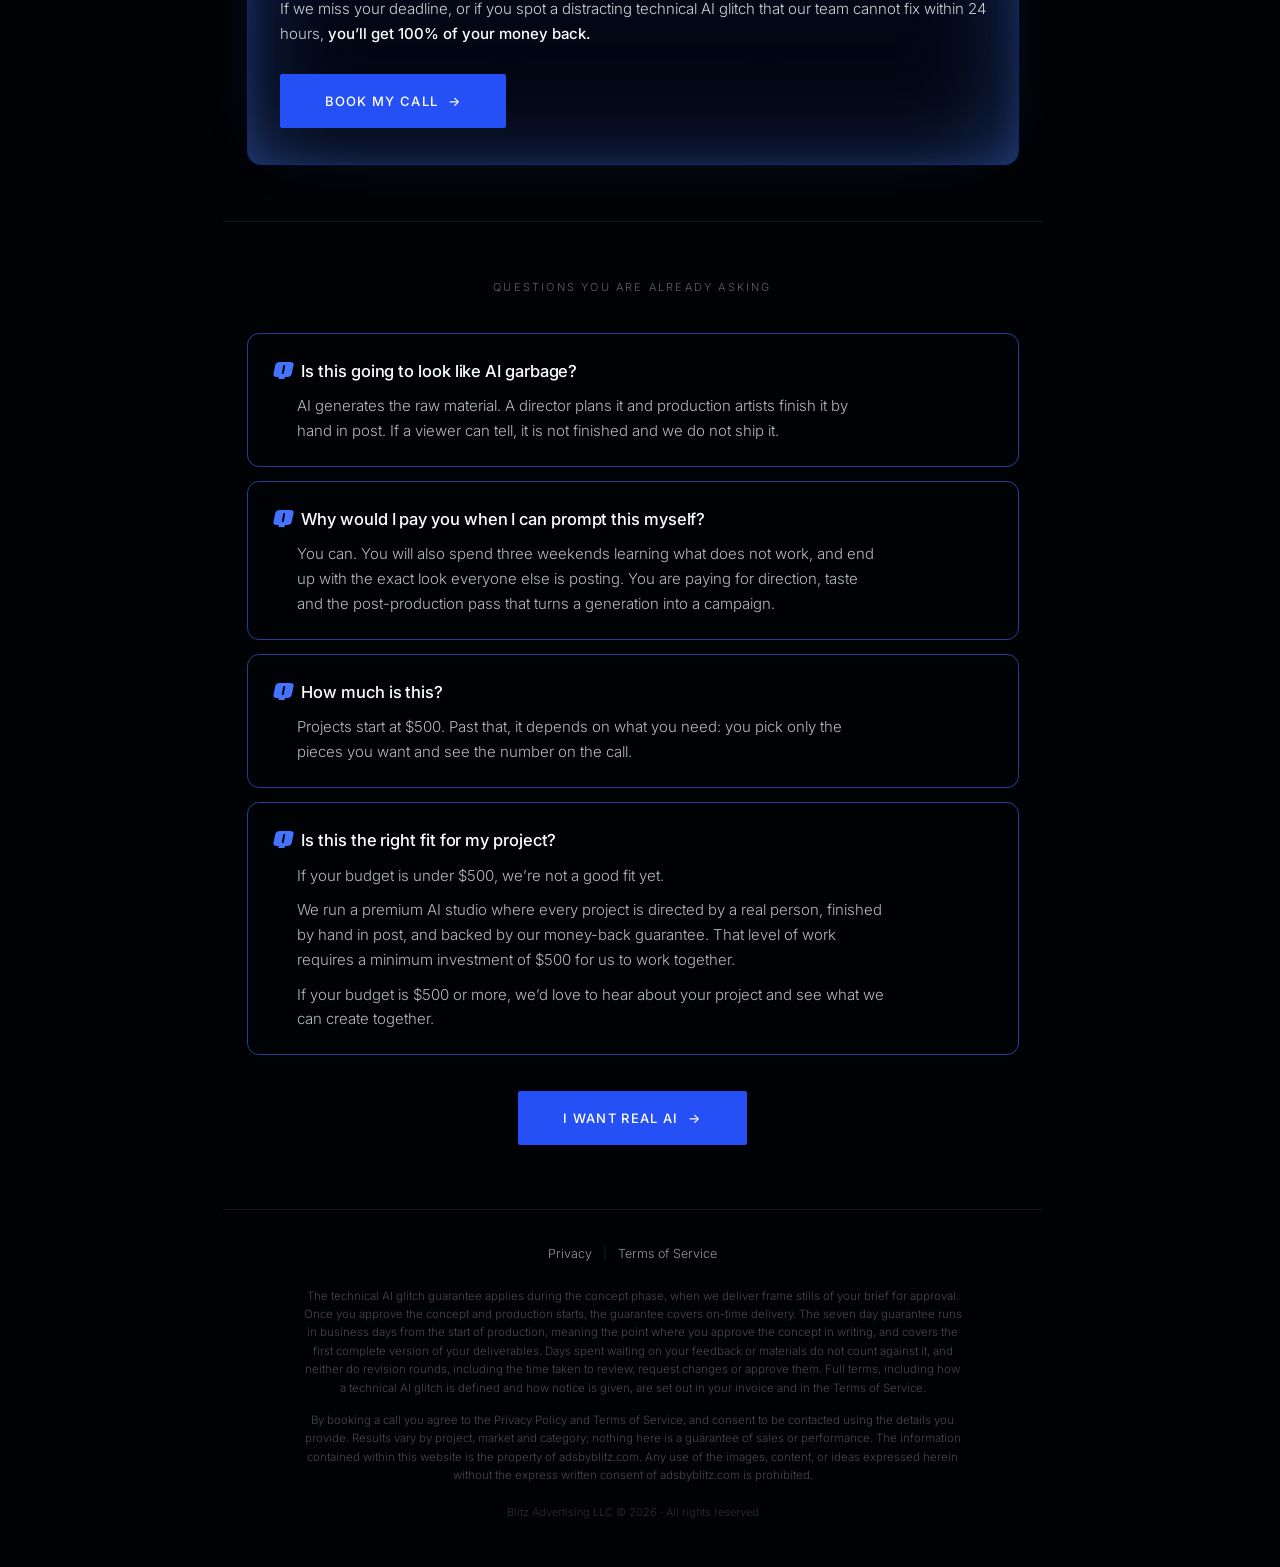
<file: noaislop-7k2x9m-en/index.html>
<!DOCTYPE html>
<html lang="en">
<head>
  <meta charset="UTF-8">
  <meta name="viewport" content="width=device-width, initial-scale=1.0">
  <!-- Sin la "/" final, el navegador busca el CSS, el video y las imagenes en
       la carpeta equivocada y la pagina sale vacia. Se le pone la "/" antes de
       cargar nada (y antes del pixel, para que la visita cuente una vez). -->
  <script>(function(){ var p = location.pathname; if(p.endsWith("/")) return;
    p = p.replace(/\/index\.html$/, "/"); if(!p.endsWith("/")) p += "/";
    location.replace(p + location.search + location.hash); })();</script>

  <!-- noindex Y nofollow: la direccion es intencionadamente dificil de adivinar
       y esta pagina solo debe llegarle a quien pincha el anuncio. -->
  <title>No AI Slop — Blitz</title>
  <meta name="description" content="Premium AI creative, planned and finished by real directors. Seven business days, or your money back.">
  <meta name="robots" content="noindex, nofollow">

  <meta property="og:site_name" content="Blitz">
  <meta property="og:type" content="website">
  <meta property="og:title" content="No AI Slop — Blitz">
  <meta property="og:description" content="Premium AI creative, finished by people. Guaranteed.">
  <meta property="og:image" content="https://adsbyblitz.com/assets/work/work_03.jpg">

  <link rel="stylesheet" href="../styles.css?v=61">
  <link rel="stylesheet" href="../noaislop-7k2x9m/funnel.css?v=38">
  <script src="https://assets.calendly.com/assets/external/widget.js" async></script>
  <link rel="icon" type="image/png" href="../assets/blitz-favicon.png">

  <!-- Meta Pixel Code -->
  <script>
  !function(f,b,e,v,n,t,s)
  {if(f.fbq)return;n=f.fbq=function(){n.callMethod?
  n.callMethod.apply(n,arguments):n.queue.push(arguments)};
  if(!f._fbq)f._fbq=n;n.push=n;n.loaded=!0;n.version="2.0";
  n.queue=[];t=b.createElement(e);t.async=!0;
  t.src=v;s=b.getElementsByTagName(e)[0];
  s.parentNode.insertBefore(t,s)}(window, document,"script",
  "https://connect.facebook.net/en_US/fbevents.js");
  fbq("init", "775347661459841");
  fbq("track", "PageView");
  </script>
  <noscript><img height="1" width="1" style="display:none"
  src="https://www.facebook.com/tr?id=775347661459841&ev=PageView&noscript=1"
  /></noscript>
  <!-- End Meta Pixel Code -->
  <!-- Whop Pixel -->
  <script>!function(w,d,s,u,n,a,b){if(w[n])return;a=w[n]={q:[],t:+new Date,s:[],o:u,track:function(){a.q.push([+new Date].concat([].slice.call(arguments)))},setScope:function(){a.s=[].slice.call(arguments).filter(function(x){return typeof x==="string"});a.q.push([+new Date,"setScope"].concat(a.s))},scope:function(){var c=[].slice.call(arguments);return{track:function(){a.q.push([+new Date].concat([].slice.call(arguments)).concat([{__scope:c}]))}}}};b=d.createElement(s);b.async=1;b.src=u+"/s.js";d.getElementsByTagName(s)[0].parentNode.insertBefore(b,d.getElementsByTagName(s)[0])}(window,document,"script","https://t.whop.tw","whop");whop.setScope("biz_LjYJNK8Vo7Cqlr");whop.track("page");</script>
</head>
<!-- Sin cursor propio, sin GSAP, sin scroll suave: en una pagina de conversion
     cualquier cosa entre el dedo y el boton cuesta reservas, y si el JS falla el
     cursor personalizado deja al visitante sin puntero encima del boton. -->
<body class="vsl-page">

  <header class="v-top">
    <img src="../assets/blitz-icon-white.png" alt="Blitz" class="v-logo-icon">
    <span class="v-logo-word">blitz</span>
  </header>

  <!-- ─── HERO ─────────────────────────────────── -->
  <section class="v-hero">

    <div class="v-proof">
      <span class="v-stars">★★★★★</span>
      <span><b>5&ndash;7 days delivery</b></span>
    </div>

    <h1 class="v-headline">
      no ai slop.<br>
      <span class="v-accent">guaranteed.</span>
    </h1>

    <p class="v-sub">
      <b>Our guarantee:</b> if we miss your deadline, or if you spot a distracting
      technical AI glitch that our team cannot fix within 24 hours,
      <b>you&rsquo;ll get 100% of your money back.</b>
    </p>

    <!-- Video de la landing (NO es el VSL: el VSL vive en la pagina de gracias,
         booked/). Para publicarlo: deja el archivo en assets/landing.mp4 y pon
         su nombre en VIDEO_SRC, abajo en el script. Vacio = sale el hueco. -->
    <div class="v-video" id="vslBox">
      <div class="v-video-slot" id="vslSlot">
        <span class="v-slot-tag">Landing video</span>
        <p class="v-slot-msg">El vídeo va aquí.<br><span>Sube el archivo a <code>assets/landing.mp4</code> y escribe su nombre en <code>VIDEO_SRC</code>.</span></p>
      </div>
    </div>

    <button class="cta-btn v-cta" data-cta="hero">Book my call <span>→</span></button>

  </section>

  <!-- ─── PARA QUIEN ES ────────────────────────── -->
  <!-- Antes de la prueba y antes del precio. Decir en voz alta para quien NO es
       filtra a quien te haria perder la llamada, y al que si encaja le sube la
       confianza: nadie que vende humo se permite rechazar clientes. -->
  <section class="v-fit">
    <div class="v-fit-grid">
      <div class="v-fit-col v-fit-col--yes">
        <h3><span class="v-fit-icon">👤</span> This IS for you if</h3>
        <ul>
          <li><b>You value brand prestige.</b> You need hyper-creative, high-tier visual assets that make your brand look high-end.</li>
          <li><b>You want speed and scale.</b> You need to launch campaigns, ads and content variations in days, not weeks.</li>
          <li><b>You care about margins.</b> You want to aggressively cut operational and creative costs without sacrificing a single ounce of quality.</li>
        </ul>
      </div>
      <div class="v-fit-col v-fit-col--no">
        <h3><span class="v-fit-icon">❌</span> This is NOT for you if</h3>
        <ul>
          <li>You are looking for cheap, generic, or obviously robotic-looking AI content.</li>
          <li>You prefer waiting weeks for a traditional agency to send back a single asset.</li>
          <li>You are comfortable with average, low-effort creative positioning in your market.</li>
        </ul>
      </div>
    </div>
  </section>


  <!-- ─── PRUEBA CRUDA ─────────────────────────── -->
  <!-- Va justo despues de "para quien es": primero se reconocen en el perfil,
       y acto seguido leen a gente como ellos reaccionando al trabajo. -->
  <section class="v-proof-sec" id="proofCase" hidden>
    <p class="v-case-line">What they say</p>
    <p class="v-case-note">Unedited. Messages are in Spanish; translation under each one.</p>
    <div class="v-proof-grid" id="proofGrid"></div>
  </section>

  <!-- ─── RESERVAR ─────────────────────────────── -->
  <!-- Va justo detras de las capturas: en ese punto ya se reconocieron en el
       perfil y acaban de leer a gente reaccionando al trabajo. Los botones de
       mas abajo suben hasta aqui.
       El formulario queda ENCIMA del calendario y no delante: se ve todo a la
       vez, asi que no es un paso que haya que superar. Quien quiera reservar
       directo baja al calendario y ya. -->
  <section class="v-booknow" id="book">
   <div class="v-bookbox">
    <h2 class="v-h2">book your call.</h2>
    <p class="v-sub v-sub--tight">A 15&ndash;30 minute discovery call to discuss your creative idea, explore how we can bring it to life, see if we&rsquo;re a good fit to work together, and provide a custom project price.</p>

    <form id="leadForm" class="v-leadform" onsubmit="handleLead(event)">
      <input type="hidden" name="access_key" value="27aeeb56-b1e2-402e-bf45-d9bee9b41a8e">
      <input type="hidden" name="subject" value="New lead — No AI Slop funnel (EN)">
      <input type="hidden" name="from_name" value="Blitz No AI Slop">
      <input type="hidden" name="source" value="/noaislop-7k2x9m-en/">
      <input type="hidden" name="ad_ref" id="adRef" value="">
      <input type="checkbox" name="botcheck" style="display:none" tabindex="-1" autocomplete="off">

      <div class="v-leadgrid">
        <div class="form-group">
          <label class="form-label" for="name">Name</label>
          <input class="form-input" type="text" id="name" name="name" placeholder="Your name"
                 required minlength="2" pattern="\s*\S+.*" title="Enter your name">
        </div>
        <div class="form-group">
          <label class="form-label" for="email">Email</label>
          <!-- type=email por si solo acepta "a@b". El patron exige dominio con
               punto y al menos dos letras de extension. -->
          <input class="form-input" type="email" id="email" name="email" placeholder="you@email.com"
                 required pattern="[^@\s]+@[^@\s]+\.[A-Za-z]{2,}"
                 title="Enter a real email address, like you@company.com">
        </div>
        <div class="form-group">
          <label class="form-label" for="phone">Phone</label>
          <input class="form-input" type="tel" inputmode="tel" id="phone" name="phone"
                 placeholder="+1 555 123 4567" required minlength="7" maxlength="20"
                 pattern="[\d+\-\(\) ]{7,20}" title="Enter a valid phone number (at least 10 digits)">
        </div>
        <div class="form-group">
          <label class="form-label" for="budget">Budget</label>
          <select class="form-select" id="budget" name="budget" required>
            <option value="" disabled selected>Select a range</option>
            <option value="Less than $500">Less than $500</option>
            <option value="$500 – $1,500">$500 &ndash; $1,500</option>
            <option value="$1,500 – $5,000">$1,500 &ndash; $5,000</option>
            <option value="$5,000+">$5,000+</option>
          </select>
        </div>
      </div>
      <button type="submit" class="cta-btn v-cta v-leadsend">Show me available times <span>&#8594;</span></button>
    </form>

    <!-- El calendario vive aqui mismo pero sale despues de calificar: sin el
         filtro delante, un calendario abierto llena la agenda de gente que no
         puede pagar. No hay cambio de pagina: aparece debajo, en el sitio. -->
    <div id="calWrap" hidden>
      <!-- Paso 2 dicho en voz alta: con "Got it." habia quien creia que ya
           estaba agendado y se iba sin escoger hora. -->
      <div class="v-step2" id="calIntro">
        <p class="v-step2-k">Step 2 of 2</p>
        <p class="v-step2-t">Your call isn&rsquo;t booked yet.</p>
        <p class="v-step2-s">Pick a time below to confirm it.</p>
      </div>
      <div class="calendly-inline-widget" id="cal"
           data-url="https://calendly.com/adsbyblitz/30min?hide_event_type_details=1&hide_gdpr_banner=1&background_color=0b0f17&text_color=ffffff&primary_color=2550f5"
           style="min-width:320px;height:760px;"></div>
    </div>

    <!-- No califica: se le agradece y no ve calendario. -->
    <div id="leadThanks" class="v-thanks" hidden>
      <h3>Thanks for reaching out.</h3>
      <p>We have your details. We will be in touch soon.</p>
    </div>

    <!-- El calendario esta ahi, apagado, hasta que se envia el formulario.
         Enseñarlo vacio quita la duda de "a ver si ahora me mandan a otra
         pagina" sin dejar pasar a quien no califica. -->
    <div class="v-calprev" id="calPrev">
      <div class="v-calprev-grid" aria-hidden="true">
        <span></span><span></span><span></span><span></span>
        <span></span><span></span><span></span><span></span>
        <span></span><span></span><span></span><span></span>
      </div>
      <!-- Decir QUE lo abre. Antes ponia "your available times open here" sobre
           unos huecos vacios, y eso se leia como "no hay horas disponibles",
           justo lo contrario de lo que quiere decir. -->
      <p><span class="v-calprev-arrow">&#8593;</span> Send the form and your available times open right here.</p>
    </div>
   </div>
  </section>

  <!-- ─── CASOS ────────────────────────────────── -->
  <section class="v-cases">
    <p class="v-eyebrow">What this looks like</p>

    <div class="v-case">
      <p class="v-case-line">A product and a model that never existed</p>
      <div class="v-case-media v-wide"><img src="../assets/work/work_03.jpg" alt="AI commercial still by Blitz" loading="lazy"></div>
    </div>

    <div class="v-case">
      <p class="v-case-line">Worlds you cannot shoot</p>
      <!-- Los stills mas imposibles. Para cambiarlos, cambia los nombres de
           archivo: estan en assets/work/. -->
      <div class="v-case-media v-quad">
        <img src="../assets/work/work_05.jpg" alt="AI still by Blitz" loading="lazy">
        <img src="../assets/work/work_08.jpg" alt="AI still by Blitz" loading="lazy">
        <img src="../assets/work/work_18.jpg" alt="AI still by Blitz" loading="lazy">
        <img src="../assets/work/work_07.jpg" alt="AI still by Blitz" loading="lazy">
      </div>
    </div>

    <button class="cta-btn v-cta" data-cta="cases">Book my call <span>→</span></button>
  </section>

  <!-- ─── COMO FUNCIONA ────────────────────────── -->
  <section class="v-how">
    <p class="v-eyebrow">How it works</p>
    <!-- Las mismas cuatro fases que los Terminos (seccion 5): la garantia de
         glitches solo vale en el Concepto, asi que el cliente tiene que verlo. -->
    <div class="v-how-grid v-how-grid--4">
      <div class="v-how-step">
        <span class="v-how-num">01</span>
        <h3>Briefing</h3>
        <p>You give us everything we need: the project, your ideas, references and assets. We lock the deliverables in writing and get to work.</p>
      </div>
      <div class="v-how-step">
        <span class="v-how-num">02</span>
        <h3>Concept</h3>
        <p>We shape the creative direction and create the first assets: worlds, characters, story, stills and more. You approve them, and the look is locked.</p>
      </div>
      <div class="v-how-step">
        <span class="v-how-num">03</span>
        <h3>Production</h3>
        <p>Once you approve the concept, the clock starts. We generate and finish everything in post: footage, edits, effects, color and sound design.</p>
      </div>
      <div class="v-how-step">
        <span class="v-how-num">04</span>
        <h3>Delivery</h3>
        <p>Your first full version in seven business days or less from the start of production. One revision round included for every project.</p>
      </div>
    </div>
  </section>

  <!-- ─── CONTRASTE ────────────────────────────── -->
  <section class="v-compare">
    <p class="v-eyebrow">Regular production <span class="v-accent">&#8826;</span> Production with AI</p>
    <div class="v-compare-grid">
      <div class="v-col v-col--old">
        <h3>Regular production</h3>
        <ul>
          <li>Crew, studio, location, travel and permits, booked weeks ahead</li>
          <li>Three to eight weeks from brief to delivery</li>
          <li>One shoot day decides everything. Weather, talent, a missed angle</li>
          <li>Want a second version? That is a second shoot</li>
          <li>Reshoots cost what the shoot cost</li>
          <li>You sign off on a budget before you have seen a frame</li>
        </ul>
      </div>
      <div class="v-col v-col--new">
        <h3>Production with AI</h3>
        <ul>
          <li>No crew, no studio, no location, no permits</li>
          <li><b>Seven business days from concept approval</b></li>
          <li>No shoot day to get wrong</li>
          <li>Variations cost a fraction of the first one</li>
          <li>Changes are a revision, not a production</li>
          <li><b>Direction and main assets locked</b> before the timer starts</li>
        </ul>
      </div>
    </div>
  </section>

  <!-- ─── GARANTIA ─────────────────────────────── -->
  <section class="v-guarantee">
    <div class="v-guarantee-box">
      <p class="v-eyebrow v-eyebrow--left">The guarantee</p>
      <h2 class="v-g-title">the no ai slop<br><span class="v-accent">guarantee.</span></h2>
      <p class="v-g-body">
        We are a premium AI creative studio, not a button-clicking company. Your
        videos are planned, built, polished and perfected in post-production by
        professional and experienced directors and production artists.
        <b>We never let AI take over that.</b>
      </p>
      <p class="v-g-body v-g-body--punch">
        If we miss your deadline, or if you spot a distracting technical AI glitch
        that our team cannot fix within 24 hours, <b>you&rsquo;ll get 100% of your
        money back.</b>
      </p>
      <button class="cta-btn v-cta" data-cta="guarantee">Book my call <span>→</span></button>
    </div>
  </section>

  <!-- ─── FAQ ──────────────────────────────────── -->
  <!-- Las preguntas van escritas como las piensa el visitante, no como le
       gustarian a la empresa. Una FAQ que no incomoda no sirve de nada. -->
  <section class="v-faq">
    <p class="v-eyebrow">Questions you are already asking</p>
    <div class="v-faq-list">

      <div class="v-q">
        <h3>Is this going to look like AI garbage?</h3>
        <p>AI generates the raw material. A director plans it and production artists finish it by hand in post. If a viewer can tell, it is not finished and we do not ship it.</p>
      </div>

      <div class="v-q">
        <h3>Why would I pay you when I can prompt this myself?</h3>
        <p>You can. You will also spend three weekends learning what does not work, and end up with the exact look everyone else is posting. You are paying for direction, taste and the post-production pass that turns a generation into a campaign.</p>
      </div>

      <div class="v-q">
        <h3>How much is this?</h3>
        <p>Projects start at $500. Past that, it depends on what you need: you pick only the pieces you want and see the number on the call.</p>
      </div>

      <div class="v-q">
        <h3>Is this the right fit for my project?</h3>
        <p>If your budget is under $500, we&rsquo;re not a good fit yet.</p>
        <p>We run a premium AI studio where every project is directed by a real person, finished by hand in post, and backed by our money-back guarantee. That level of work requires a minimum investment of $500 for us to work together.</p>
        <p>If your budget is $500 or more, we&rsquo;d love to hear about your project and see what we can create together.</p>
      </div>

    </div>
    <button class="cta-btn v-cta" data-cta="faq">I want real AI <span>→</span></button>
  </section>

  <footer class="v-foot">
    <div class="v-foot-links">
      <a href="/privacy-policy/">Privacy</a><span>|</span>
      <a href="/terms-of-service/">Terms of Service</a>
    </div>
    <p class="v-legal">
      The technical AI glitch guarantee applies during the concept phase, when we deliver
      frame stills of your brief for approval. Once you approve the concept and production
      starts, the guarantee covers on-time delivery.
      The seven day guarantee runs in business days from the start of production, meaning
      the point where you approve the concept in writing, and covers the first complete
      version of your deliverables. Days spent waiting on your feedback or materials do
      not count against it, and neither do revision rounds, including the time taken to
      review, request changes or approve them. Full terms,
      including how a technical AI glitch is defined and how notice is given, are set out
      in your invoice and in the Terms of Service.
    </p>
    <p class="v-legal">
      By booking a call you agree to the Privacy Policy and Terms of Service, and consent
      to be contacted using the details you provide. Results vary by project, market and
      category; nothing here is a guarantee of sales or performance.
      The information contained within this website is the property of adsbyblitz.com.
      Any use of the images, content, or ideas expressed herein without the express
      written consent of adsbyblitz.com is prohibited.
    </p>
    <p class="v-copy">Blitz Advertising LLC &copy; 2026 &middot; All rights reserved</p>
  </footer>

  <script src="../noaislop-7k2x9m/video.js?v=8"></script>
  <script>
    /* ─── EL VIDEO DE LA LANDING ─────────────────
       Pon aqui el nombre del archivo cuando lo tengas:
           const VIDEO_SRC = "../assets/landing.mp4";
       O pega el link de YouTube tal cual (sale sin barra para adelantar y se
       mide cuanto lo ven; ver video.js). Vacio = sale el hueco marcado. */
    const VIDEO_SRC    = "https://youtu.be/KgnidHEnTmk";
    const VIDEO_POSTER = "../assets/work/work_03.jpg";

    /* ─── PRUEBA CRUDA ───────────────────────────
       Nombres de los archivos que dejes en assets/raw-client-proof/.
       Ejemplo:  const PROOF = ["wa-01.jpg", "wa-02.jpg", "wa-03.jpg"];
       Vacio = la seccion no se pinta. */
    /* Sube este numero cada vez que cambies o renumeres las capturas: si no,
       el navegador enseña la version vieja guardada con el mismo nombre. */
    const PROOF_V = 2;
    /* En la version en ingles la seccion "what they say" esta quitada por ahora
       (las capturas son en espanol). Para volver a ponerla: cambia la linea de
       abajo a  const PROOF = PROOF_GUARDADO;  */
    const PROOF_GUARDADO = [
      { img:"client-proof-1.jpg",
        en:"\u201cI have never seen AI like this in my life.\u201d" },
      { img:"client-proof-2.jpg",
        en:"\u201cThanks for helping the content look higher quality. It is your win too.\u201d" },
      { img:"client-proof-3.jpg",
        en:"\u201cDamn, that is hard. Thanks bro. I am posting them right now.\u201d" },
      { img:"client-proof-4.jpg",
        en:"\u201cBro, the thumbnail.\u201d" }
    ];
    const PROOF = [];

    montarVideo({
      box: document.getElementById("vslBox"), src: VIDEO_SRC, poster: VIDEO_POSTER,
      evPlay: "LandingVideoPlay", evProgress: "LandingVideoProgress", sinSubtitulos: true
    });

    (function montarPrueba(){
      if(!PROOF.length) return;
      const caja = document.getElementById("proofCase");
      const grid = document.getElementById("proofGrid");
      /* La captura NO se toca: en cuanto se retoca deja de ser prueba. La
         traduccion va fuera, debajo, y dice que es una traduccion. */
      const pieza = f => {
        const img = typeof f === "string" ? f : f.img;
        const en  = typeof f === "string" ? "" : (f.en || "");
        return '<figure class="v-proof-shot">' +
          '<img src="../assets/raw-client-proof/' + encodeURIComponent(img) + '?v=' + PROOF_V + '" alt="Client message">' +
          (en ? '<figcaption class="v-proof-en">' + en + '</figcaption>' : "") +
        '</figure>';
      };
      grid.innerHTML = '<div class="v-proof-col"></div><div class="v-proof-col"></div>';
      const cols = grid.querySelectorAll(".v-proof-col");

      /* Reparto por altura, no por numero. Dejandoselo al navegador, la columna
         la corta por mitad del alto TOTAL: con una captura de 1083px al lado de
         una de 284 eso dejaba medio metro de hueco debajo de la corta. Aqui
         cada pieza va a la columna que menos alto lleva, asi que el desnivel
         final nunca pasa del alto de una sola captura. */
      const alto = [0, 0];
      let pendientes = PROOF.length;
      PROOF.forEach(f => {
        const tmp = new Image();
        tmp.onload = tmp.onerror = () => {
          /* ratio real de la imagen; el ancho de columna lo pone el CSS */
          const ratio = tmp.naturalHeight && tmp.naturalWidth
            ? tmp.naturalHeight / tmp.naturalWidth : 1;
          f.__alto = ratio;
          if(--pendientes === 0) repartir();
        };
        tmp.src = "../assets/raw-client-proof/" + encodeURIComponent(typeof f === "string" ? f : f.img);
      });

      function repartir(){
        PROOF.forEach(f => {
          const i = alto[0] <= alto[1] ? 0 : 1;
          cols[i].insertAdjacentHTML("beforeend", pieza(f));
          alto[i] += (f.__alto || 1) + 0.18;   /* +0.18 ~ la banda de traduccion */
        });
      }
      caja.hidden = false;
      return;
      caja.hidden = false;
    })();

    /* ─── IR A RESERVAR ─────────────────────────
       Los botones llevan a la pagina de filtro. Aqui NO hay formulario y no se
       abre el calendario directo: un calendario sin filtro delante llena la
       agenda de gente que no puede pagar.
       Los parametros del anuncio viajan con el click para no perder de que
       campaña vino la persona al cambiar de pagina. */
    /* :not(.v-leadsend). El boton de enviar comparte la clase de estilo con los
       CTA, y este manejador hace preventDefault para bajar a la caja. Sin la
       exclusion, pulsar "Send" solo hacia scroll y el formulario NUNCA se
       enviaba: nadie podia reservar. */
    document.querySelectorAll(".v-cta:not(.v-leadsend)").forEach(b => {
      b.addEventListener("click", (e) => {
        e.preventDefault();
        if(typeof fbq !== "undefined") fbq("trackCustom", "FunnelCTA", { pos: b.dataset.cta || "?" });
        const t = document.getElementById("book");
        if(t) window.scrollTo({ top: t.offsetTop - 20, behavior: "smooth" });
      });
    });

    /* El formulario NO es una puerta: manda el lead y deja al visitante en el
       calendario, que ya esta debajo. Si se usara para tapar el calendario
       seria otro paso que superar, que es lo que se quitó. */
    (function(){
      const p = new URLSearchParams(location.search);
      const campos = ["utm_source","utm_medium","utm_campaign","utm_content","utm_term","fbclid","ad_id"];
      const traidos = campos.filter(k => p.get(k)).map(k => k + "=" + p.get(k));
      const el = document.getElementById("adRef");
      if(el) el.value = traidos.length ? traidos.join(" | ") : "sin parametros";
    })();

    /* Telefono: limpia lo que no es telefono y exige 10 digitos, igual que en
       /apply/. Un telefono de cuatro digitos es un lead que no se puede llamar. */
    const phoneInput = document.getElementById("phone");
    const MIN_PHONE_DIGITS = 10;
    function countDigits(s){ return (s.match(/\d/g) || []).length; }
    function validatePhone(){
      const d = countDigits(phoneInput.value);
      if(d === 0) phoneInput.setCustomValidity("Please enter your phone number.");
      else if(d < MIN_PHONE_DIGITS) phoneInput.setCustomValidity(`Phone number is too short — please enter at least ${MIN_PHONE_DIGITS} digits (you have ${d}).`);
      else phoneInput.setCustomValidity("");
    }
    if(phoneInput){
      phoneInput.addEventListener("input", (e) => {
        const limpio = e.target.value.replace(/[^\d+\-() ]/g, "");
        if(limpio !== e.target.value) e.target.value = limpio;
        validatePhone();
      });
      phoneInput.addEventListener("paste", (e) => {
        const pegado = (e.clipboardData || window.clipboardData).getData("text");
        if(/[^\d+\-() ]/.test(pegado)){
          e.preventDefault();
          const limpio = pegado.replace(/[^\d+\-() ]/g, "");
          const ini = phoneInput.selectionStart, fin = phoneInput.selectionEnd;
          phoneInput.value = phoneInput.value.slice(0, ini) + limpio + phoneInput.value.slice(fin);
          validatePhone();
        }
      });
      phoneInput.addEventListener("blur", validatePhone);
    }

    async function handleLead(e){
      e.preventDefault();
      const form = document.getElementById("leadForm");
      const btn  = form.querySelector(".v-leadsend");

      /* Cierre por dentro. El navegador ya bloquea el envio con los campos mal,
         pero el calendario NO puede depender solo de eso: si algo llama a esta
         funcion por otro camino, aqui se para. */
      validatePhone();
      if(!form.checkValidity()){
        form.reportValidity();
        return;
      }
      const original = btn.innerHTML;
      btn.disabled = true; btn.innerHTML = "Sending\u2026";
      try{
        const res  = await fetch("https://api.web3forms.com/submit", { method:"POST", body:new FormData(form) });
        const data = await res.json();
        if(!data.success) throw new Error(data.message || "Submission failed");
        if(typeof fbq !== "undefined") fbq("track", "Lead");
        const b = document.getElementById("budget").value;
        const califica = b && b !== "Less than $500";

        if(califica && typeof fbq !== "undefined"){
          /* Evento aparte para optimizar la campaña contra los que SI califican. */
          fbq("trackCustom", "QualifiedLead", { budget: b });
        }
        form.hidden = true;
        const prev = document.getElementById("calPrev");
        if(prev) prev.hidden = true;
        if(califica){
          const wrap = document.getElementById("calWrap");
          wrap.hidden = false;
          /* El widget se monta cuando deja de estar oculto: si se inicializa
             dentro de un contenedor con hidden, Calendly lo pinta con altura
             cero y queda en blanco. */
          if(typeof Calendly !== "undefined" && Calendly.initInlineWidget){
            const cal = document.getElementById("cal");
            cal.innerHTML = "";
            /* Nombre y email ya escritos en el formulario: se le pasan a Calendly
               para que no los pida otra vez justo al confirmar la hora. */
            /* encodeURIComponent y no searchParams: este pone "+" en los espacios
               y Calendly los deja tal cual ("Juan+Perez"). */
            const conDatos = cal.dataset.url + "&name=" + encodeURIComponent(document.getElementById("name").value.trim()) +
                             "&email=" + encodeURIComponent(document.getElementById("email").value.trim());
            Calendly.initInlineWidget({ url: conDatos, parentElement: cal });
          }
          window.scrollTo({ top: wrap.offsetTop - 20, behavior:"smooth" });
        } else {
          const gracias = document.getElementById("leadThanks");
          gracias.hidden = false;
          window.scrollTo({ top: gracias.offsetTop - 60, behavior:"smooth" });
        }
      }catch(err){
        btn.disabled = false; btn.innerHTML = original;
        alert("Sorry, something went wrong. Please try again or email us directly at adsbyblitz@gmail.com");
        console.error(err);
      }
    }

    /* Los parametros del anuncio se le pasan a Calendly, que los reconoce de
       serie: sin formulario propio, esta es la unica forma de saber que campaña
       y que boton trajeron la reserva. */
    (function(){
      const p = new URLSearchParams(location.search);
      const cal = document.getElementById("cal");
      if(!cal) return;
      const u = new URL(cal.dataset.url);
      ["utm_source","utm_medium","utm_campaign","utm_content","utm_term"].forEach(k => {
        if(p.get(k)) u.searchParams.set(k, p.get(k));
      });
      if(!u.searchParams.get("utm_source")) u.searchParams.set("utm_source", "landing-noslop-en");
      cal.dataset.url = u.toString();
    })();

    /* Cuando Calendly confirma la reserva avisa por mensaje. Entonces se manda a
       la pagina de gracias (booked/), que es la que dispara Schedule en Meta y
       donde vive el VSL. Solo llega quien califico: el calendario no se abre
       sin $500+. La marca en sessionStorage es para que booked/ dispare el
       evento solo tras una reserva de verdad, no si alguien entra a mano.
       Si el navegador no deja guardarla, se dispara aqui antes de salir. */
    let reservado = false;
    window.addEventListener("message", (e) => {
      if(e.origin !== "https://calendly.com") return;
      if(!e.data || e.data.event !== "calendly.event_scheduled" || reservado) return;
      reservado = true;
      let marcado = false;
      try{ sessionStorage.setItem("blitzBooked", String(Date.now())); marcado = true; }catch(_){}
      if(!marcado && typeof fbq !== "undefined"){
        fbq("track", "Schedule", { source: "funnel-en" });
        fbq("trackCustom", "CallBooked", { source: "funnel-en" });
      }
      /* Un respiro para que se vea el "confirmado" de Calendly y salga el pixel. */
      setTimeout(() => { location.href = "booked/" + location.search; }, marcado ? 600 : 1200);
    });

  </script>
</body>
</html>
</file>
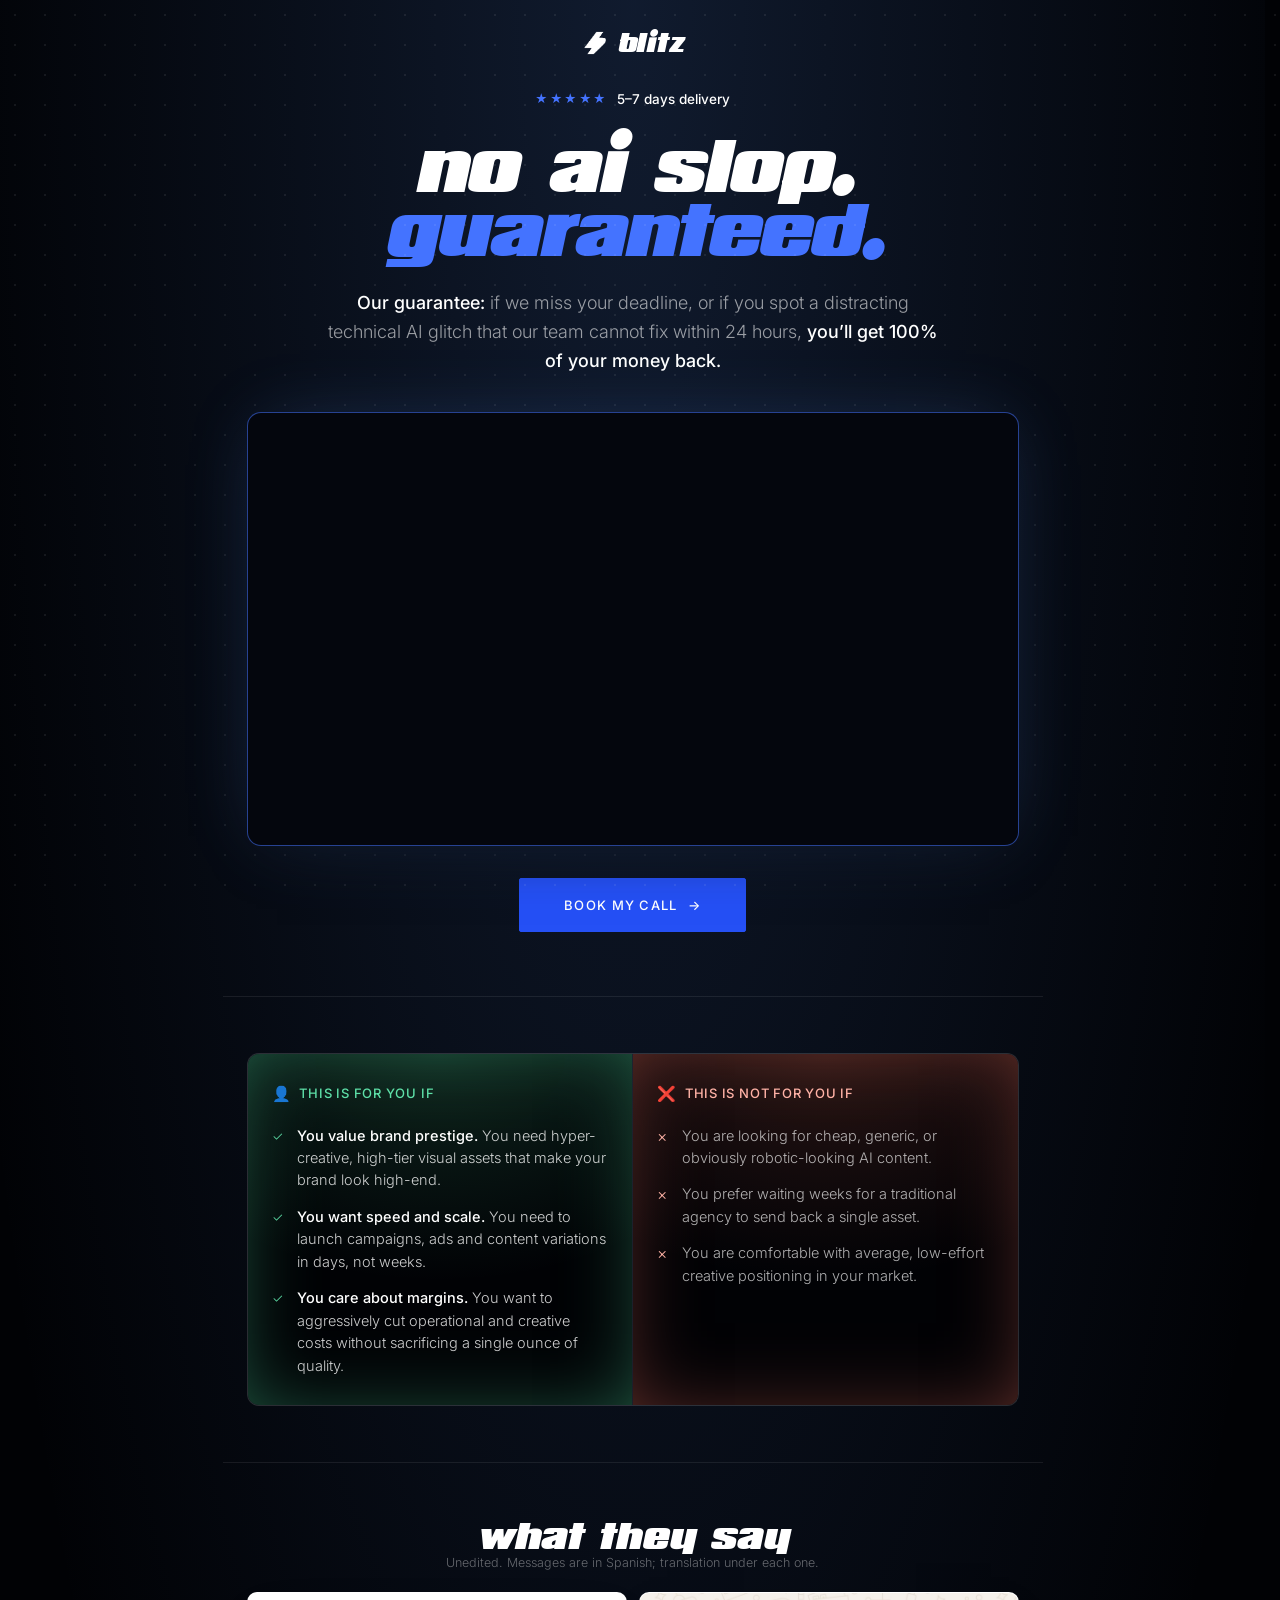
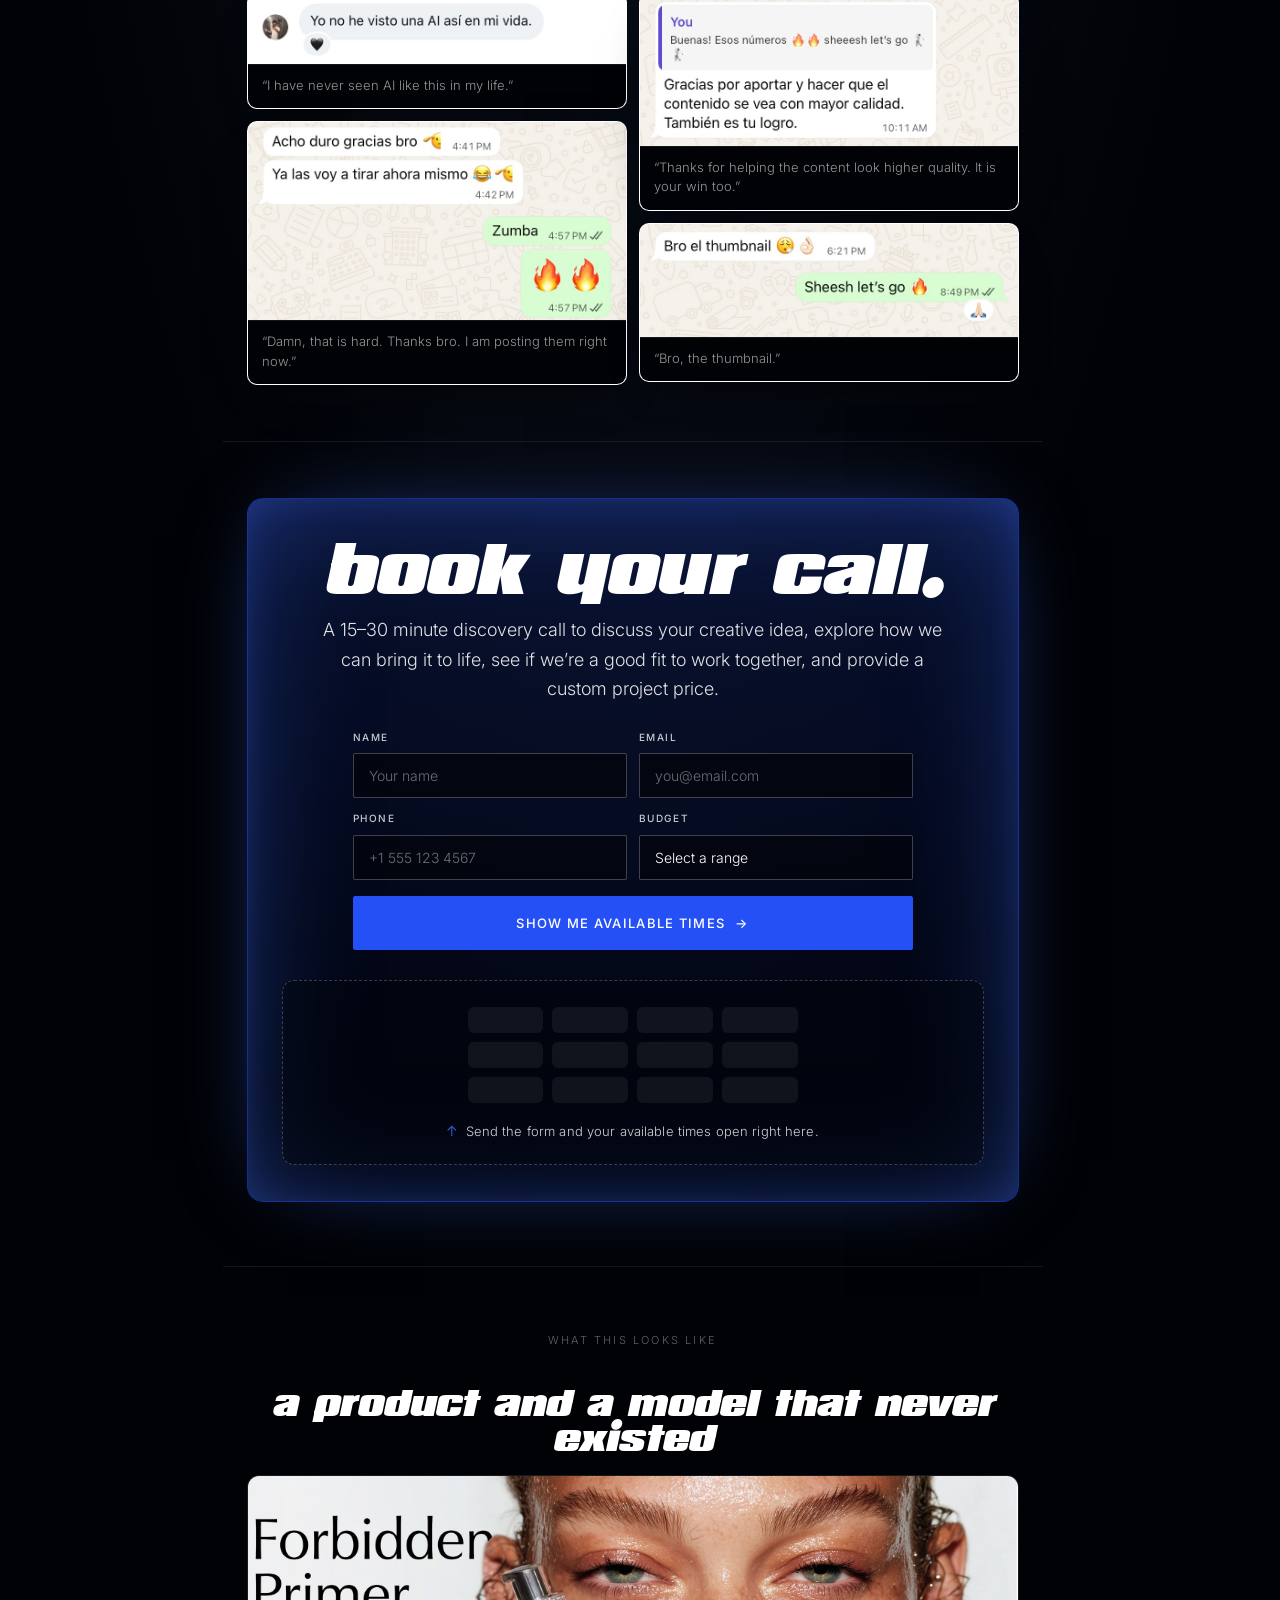
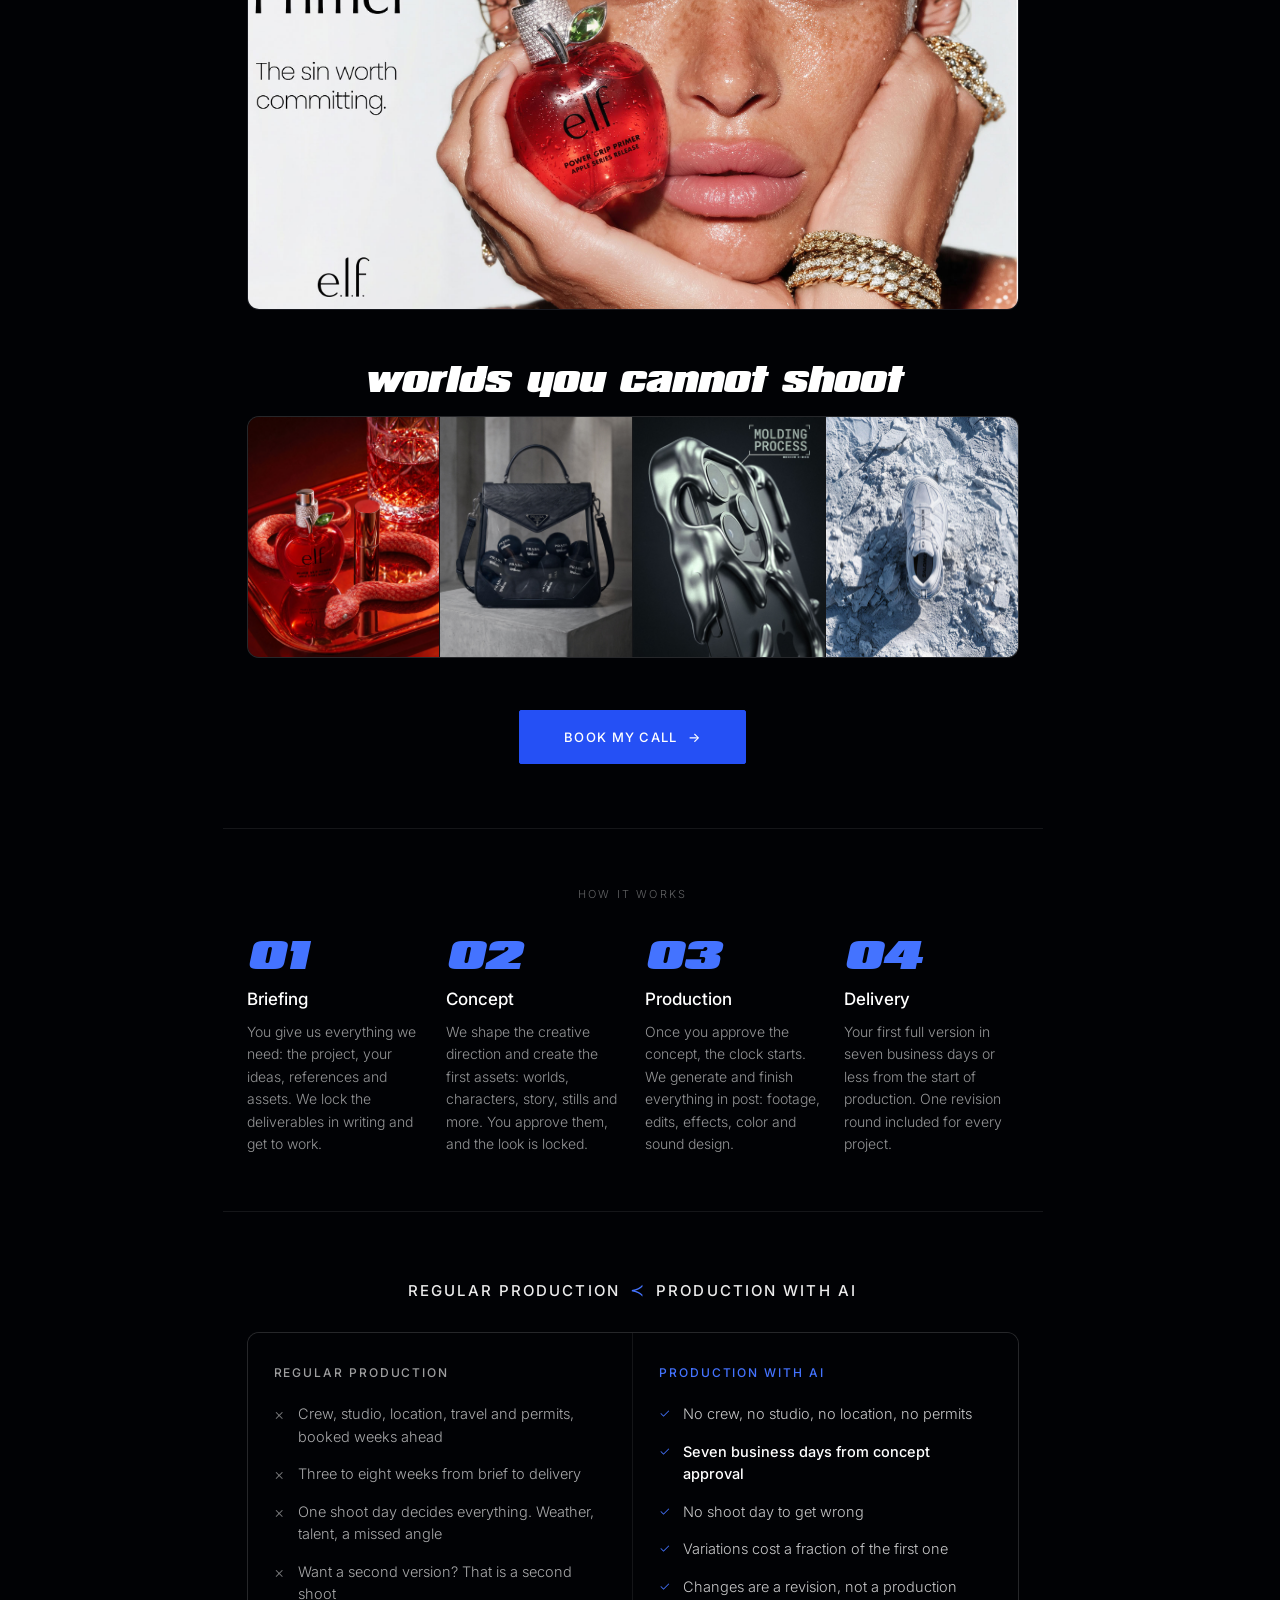
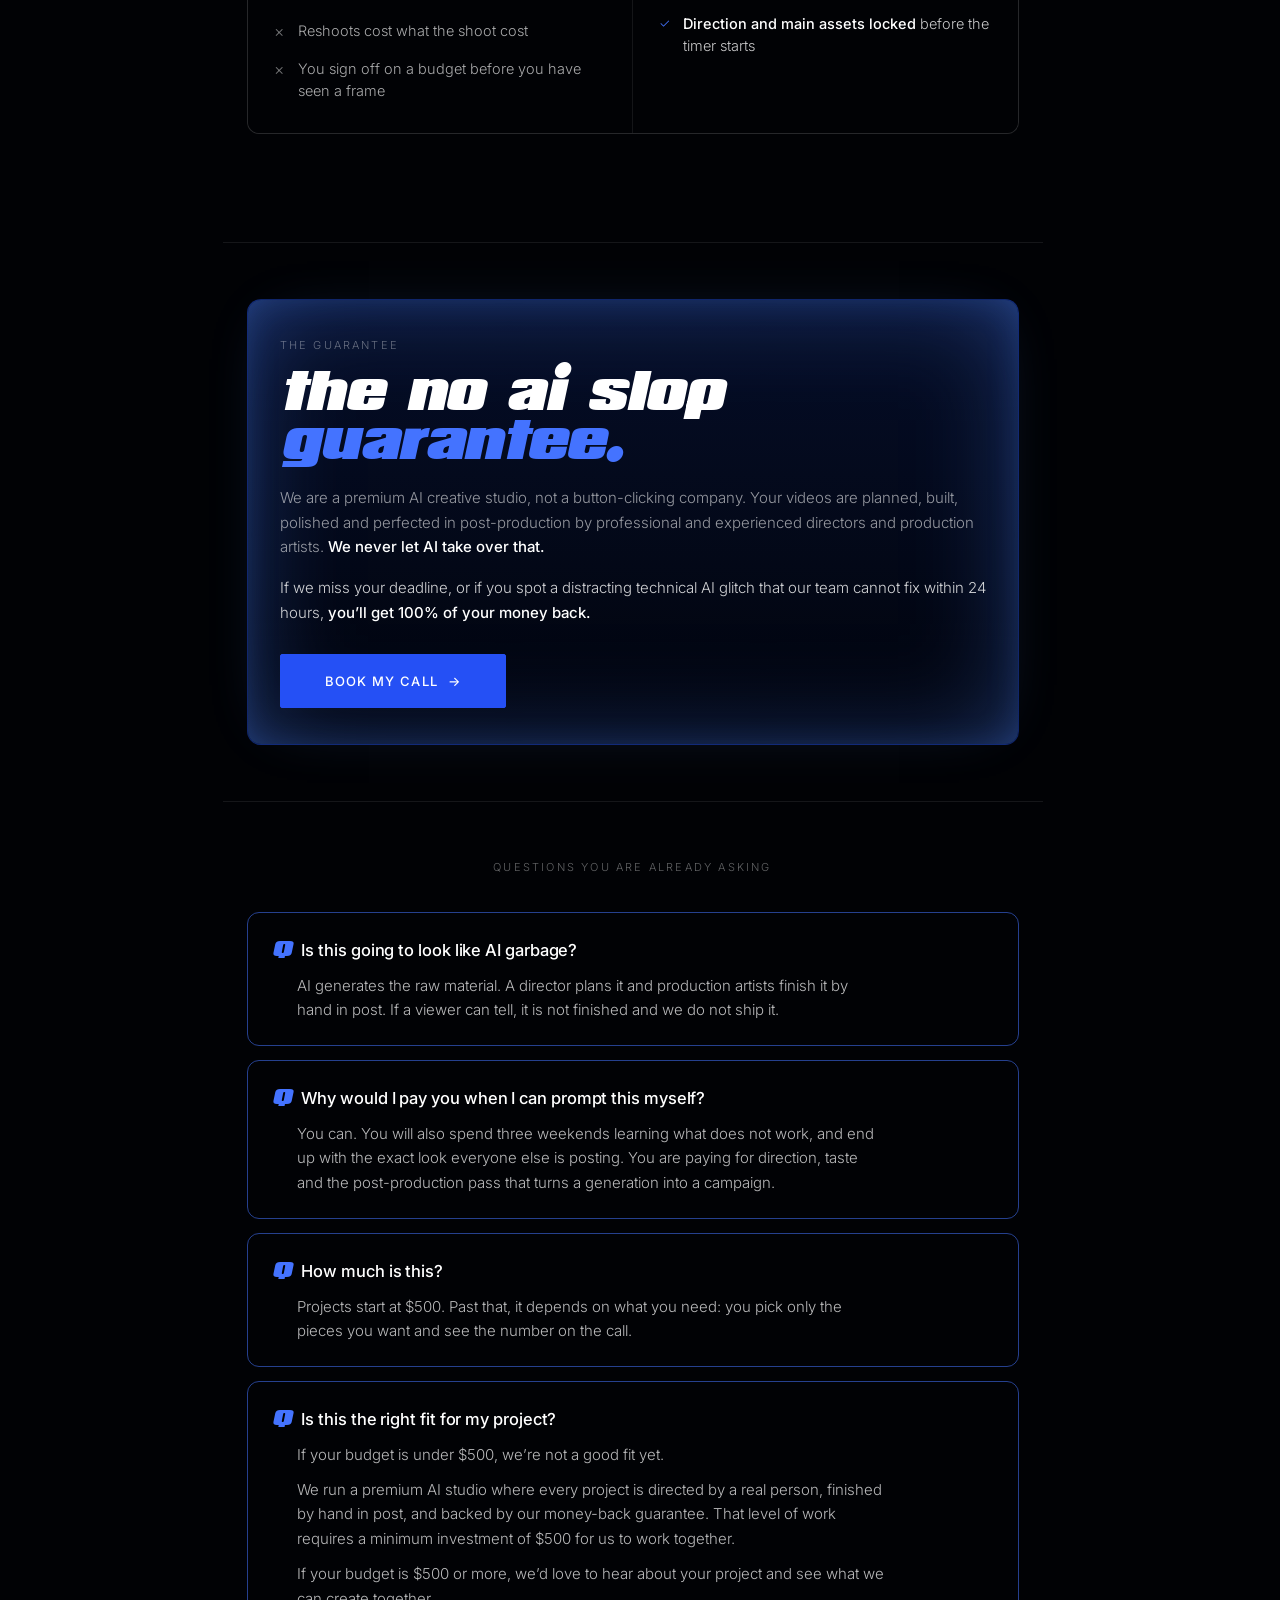
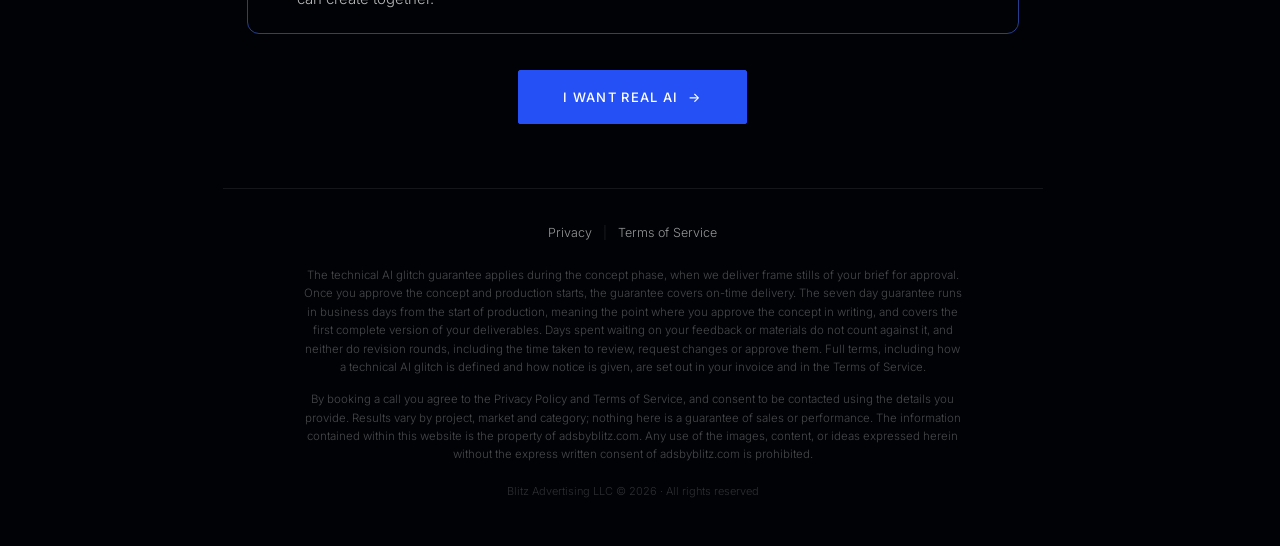
<file: noaislop-7k2x9m/index.html>
<!DOCTYPE html>
<html lang="en">
<head>
  <meta charset="UTF-8">
  <meta name="viewport" content="width=device-width, initial-scale=1.0">
  <!-- Sin la "/" final, el navegador busca el CSS, el video y las imagenes en
       la carpeta equivocada y la pagina sale vacia. Se le pone la "/" antes de
       cargar nada (y antes del pixel, para que la visita cuente una vez). -->
  <script>(function(){ var p = location.pathname; if(p.endsWith("/")) return;
    p = p.replace(/\/index\.html$/, "/"); if(!p.endsWith("/")) p += "/";
    location.replace(p + location.search + location.hash); })();</script>

  <!-- noindex Y nofollow: la direccion es intencionadamente dificil de adivinar
       y esta pagina solo debe llegarle a quien pincha el anuncio. -->
  <title>No AI Slop — Blitz</title>
  <meta name="description" content="Premium AI creative, planned and finished by real directors. Seven business days, or your money back.">
  <meta name="robots" content="noindex, nofollow">

  <meta property="og:site_name" content="Blitz">
  <meta property="og:type" content="website">
  <meta property="og:title" content="No AI Slop — Blitz">
  <meta property="og:description" content="Premium AI creative, finished by people. Guaranteed.">
  <meta property="og:image" content="https://adsbyblitz.com/assets/work/work_03.jpg">

  <link rel="stylesheet" href="../styles.css?v=61">
  <link rel="stylesheet" href="funnel.css?v=38">
  <script src="https://assets.calendly.com/assets/external/widget.js" async></script>
  <link rel="icon" type="image/png" href="../assets/blitz-favicon.png">

  <!-- Meta Pixel Code -->
  <script>
  !function(f,b,e,v,n,t,s)
  {if(f.fbq)return;n=f.fbq=function(){n.callMethod?
  n.callMethod.apply(n,arguments):n.queue.push(arguments)};
  if(!f._fbq)f._fbq=n;n.push=n;n.loaded=!0;n.version="2.0";
  n.queue=[];t=b.createElement(e);t.async=!0;
  t.src=v;s=b.getElementsByTagName(e)[0];
  s.parentNode.insertBefore(t,s)}(window, document,"script",
  "https://connect.facebook.net/en_US/fbevents.js");
  fbq("init", "775347661459841");
  fbq("track", "PageView");
  </script>
  <noscript><img height="1" width="1" style="display:none"
  src="https://www.facebook.com/tr?id=775347661459841&ev=PageView&noscript=1"
  /></noscript>
  <!-- End Meta Pixel Code -->
  <!-- Whop Pixel -->
  <script>!function(w,d,s,u,n,a,b){if(w[n])return;a=w[n]={q:[],t:+new Date,s:[],o:u,track:function(){a.q.push([+new Date].concat([].slice.call(arguments)))},setScope:function(){a.s=[].slice.call(arguments).filter(function(x){return typeof x==="string"});a.q.push([+new Date,"setScope"].concat(a.s))},scope:function(){var c=[].slice.call(arguments);return{track:function(){a.q.push([+new Date].concat([].slice.call(arguments)).concat([{__scope:c}]))}}}};b=d.createElement(s);b.async=1;b.src=u+"/s.js";d.getElementsByTagName(s)[0].parentNode.insertBefore(b,d.getElementsByTagName(s)[0])}(window,document,"script","https://t.whop.tw","whop");whop.setScope("biz_LjYJNK8Vo7Cqlr");whop.track("page");</script>
</head>
<!-- Sin cursor propio, sin GSAP, sin scroll suave: en una pagina de conversion
     cualquier cosa entre el dedo y el boton cuesta reservas, y si el JS falla el
     cursor personalizado deja al visitante sin puntero encima del boton. -->
<body class="vsl-page">

  <header class="v-top">
    <img src="../assets/blitz-icon-white.png" alt="Blitz" class="v-logo-icon">
    <span class="v-logo-word">blitz</span>
  </header>

  <!-- ─── HERO ─────────────────────────────────── -->
  <section class="v-hero">

    <div class="v-proof">
      <span class="v-stars">★★★★★</span>
      <span><b>5&ndash;7 days delivery</b></span>
    </div>

    <h1 class="v-headline">
      no ai slop.<br>
      <span class="v-accent">guaranteed.</span>
    </h1>

    <p class="v-sub">
      <b>Our guarantee:</b> if we miss your deadline, or if you spot a distracting
      technical AI glitch that our team cannot fix within 24 hours,
      <b>you&rsquo;ll get 100% of your money back.</b>
    </p>

    <!-- Video de la landing (NO es el VSL: el VSL vive en la pagina de gracias,
         booked/). Para publicarlo: deja el archivo en assets/landing.mp4 y pon
         su nombre en VIDEO_SRC, abajo en el script. Vacio = sale el hueco. -->
    <div class="v-video" id="vslBox">
      <div class="v-video-slot" id="vslSlot">
        <span class="v-slot-tag">Landing video</span>
        <p class="v-slot-msg">El vídeo va aquí.<br><span>Sube el archivo a <code>assets/landing.mp4</code> y escribe su nombre en <code>VIDEO_SRC</code>.</span></p>
      </div>
    </div>

    <button class="cta-btn v-cta" data-cta="hero">Book my call <span>→</span></button>

  </section>

  <!-- ─── PARA QUIEN ES ────────────────────────── -->
  <!-- Antes de la prueba y antes del precio. Decir en voz alta para quien NO es
       filtra a quien te haria perder la llamada, y al que si encaja le sube la
       confianza: nadie que vende humo se permite rechazar clientes. -->
  <section class="v-fit">
    <div class="v-fit-grid">
      <div class="v-fit-col v-fit-col--yes">
        <h3><span class="v-fit-icon">👤</span> This IS for you if</h3>
        <ul>
          <li><b>You value brand prestige.</b> You need hyper-creative, high-tier visual assets that make your brand look high-end.</li>
          <li><b>You want speed and scale.</b> You need to launch campaigns, ads and content variations in days, not weeks.</li>
          <li><b>You care about margins.</b> You want to aggressively cut operational and creative costs without sacrificing a single ounce of quality.</li>
        </ul>
      </div>
      <div class="v-fit-col v-fit-col--no">
        <h3><span class="v-fit-icon">❌</span> This is NOT for you if</h3>
        <ul>
          <li>You are looking for cheap, generic, or obviously robotic-looking AI content.</li>
          <li>You prefer waiting weeks for a traditional agency to send back a single asset.</li>
          <li>You are comfortable with average, low-effort creative positioning in your market.</li>
        </ul>
      </div>
    </div>
  </section>


  <!-- ─── PRUEBA CRUDA ─────────────────────────── -->
  <!-- Va justo despues de "para quien es": primero se reconocen en el perfil,
       y acto seguido leen a gente como ellos reaccionando al trabajo. -->
  <section class="v-proof-sec" id="proofCase" hidden>
    <p class="v-case-line">What they say</p>
    <p class="v-case-note">Unedited. Messages are in Spanish; translation under each one.</p>
    <div class="v-proof-grid" id="proofGrid"></div>
  </section>

  <!-- ─── RESERVAR ─────────────────────────────── -->
  <!-- Va justo detras de las capturas: en ese punto ya se reconocieron en el
       perfil y acaban de leer a gente reaccionando al trabajo. Los botones de
       mas abajo suben hasta aqui.
       El formulario queda ENCIMA del calendario y no delante: se ve todo a la
       vez, asi que no es un paso que haya que superar. Quien quiera reservar
       directo baja al calendario y ya. -->
  <section class="v-booknow" id="book">
   <div class="v-bookbox">
    <h2 class="v-h2">book your call.</h2>
    <p class="v-sub v-sub--tight">A 15&ndash;30 minute discovery call to discuss your creative idea, explore how we can bring it to life, see if we&rsquo;re a good fit to work together, and provide a custom project price.</p>

    <form id="leadForm" class="v-leadform" onsubmit="handleLead(event)">
      <input type="hidden" name="access_key" value="27aeeb56-b1e2-402e-bf45-d9bee9b41a8e">
      <input type="hidden" name="subject" value="New lead — No AI Slop funnel">
      <input type="hidden" name="from_name" value="Blitz No AI Slop">
      <input type="hidden" name="source" value="/noaislop-7k2x9m/">
      <input type="hidden" name="ad_ref" id="adRef" value="">
      <input type="checkbox" name="botcheck" style="display:none" tabindex="-1" autocomplete="off">

      <div class="v-leadgrid">
        <div class="form-group">
          <label class="form-label" for="name">Name</label>
          <input class="form-input" type="text" id="name" name="name" placeholder="Your name"
                 required minlength="2" pattern="\s*\S+.*" title="Enter your name">
        </div>
        <div class="form-group">
          <label class="form-label" for="email">Email</label>
          <!-- type=email por si solo acepta "a@b". El patron exige dominio con
               punto y al menos dos letras de extension. -->
          <input class="form-input" type="email" id="email" name="email" placeholder="you@email.com"
                 required pattern="[^@\s]+@[^@\s]+\.[A-Za-z]{2,}"
                 title="Enter a real email address, like you@company.com">
        </div>
        <div class="form-group">
          <label class="form-label" for="phone">Phone</label>
          <input class="form-input" type="tel" inputmode="tel" id="phone" name="phone"
                 placeholder="+1 555 123 4567" required minlength="7" maxlength="20"
                 pattern="[\d+\-\(\) ]{7,20}" title="Enter a valid phone number (at least 10 digits)">
        </div>
        <div class="form-group">
          <label class="form-label" for="budget">Budget</label>
          <select class="form-select" id="budget" name="budget" required>
            <option value="" disabled selected>Select a range</option>
            <option value="Less than $500">Less than $500</option>
            <option value="$500 – $1,500">$500 &ndash; $1,500</option>
            <option value="$1,500 – $5,000">$1,500 &ndash; $5,000</option>
            <option value="$5,000+">$5,000+</option>
          </select>
        </div>
      </div>
      <button type="submit" class="cta-btn v-cta v-leadsend">Show me available times <span>&#8594;</span></button>
    </form>

    <!-- El calendario vive aqui mismo pero sale despues de calificar: sin el
         filtro delante, un calendario abierto llena la agenda de gente que no
         puede pagar. No hay cambio de pagina: aparece debajo, en el sitio. -->
    <div id="calWrap" hidden>
      <!-- Paso 2 dicho en voz alta: con "Got it." habia quien creia que ya
           estaba agendado y se iba sin escoger hora. -->
      <div class="v-step2" id="calIntro">
        <p class="v-step2-k">Step 2 of 2</p>
        <p class="v-step2-t">Your call isn&rsquo;t booked yet.</p>
        <p class="v-step2-s">Pick a time below to confirm it.</p>
      </div>
      <div class="calendly-inline-widget" id="cal"
           data-url="https://calendly.com/adsbyblitz/30min?hide_event_type_details=1&hide_gdpr_banner=1&background_color=0b0f17&text_color=ffffff&primary_color=2550f5"
           style="min-width:320px;height:760px;"></div>
    </div>

    <!-- No califica: se le agradece y no ve calendario. -->
    <div id="leadThanks" class="v-thanks" hidden>
      <h3>Thanks for reaching out.</h3>
      <p>We have your details. We will be in touch soon.</p>
    </div>

    <!-- El calendario esta ahi, apagado, hasta que se envia el formulario.
         Enseñarlo vacio quita la duda de "a ver si ahora me mandan a otra
         pagina" sin dejar pasar a quien no califica. -->
    <div class="v-calprev" id="calPrev">
      <div class="v-calprev-grid" aria-hidden="true">
        <span></span><span></span><span></span><span></span>
        <span></span><span></span><span></span><span></span>
        <span></span><span></span><span></span><span></span>
      </div>
      <!-- Decir QUE lo abre. Antes ponia "your available times open here" sobre
           unos huecos vacios, y eso se leia como "no hay horas disponibles",
           justo lo contrario de lo que quiere decir. -->
      <p><span class="v-calprev-arrow">&#8593;</span> Send the form and your available times open right here.</p>
    </div>
   </div>
  </section>

  <!-- ─── CASOS ────────────────────────────────── -->
  <section class="v-cases">
    <p class="v-eyebrow">What this looks like</p>

    <div class="v-case">
      <p class="v-case-line">A product and a model that never existed</p>
      <div class="v-case-media v-wide"><img src="../assets/work/work_03.jpg" alt="AI commercial still by Blitz" loading="lazy"></div>
    </div>

    <div class="v-case">
      <p class="v-case-line">Worlds you cannot shoot</p>
      <!-- Los stills mas imposibles. Para cambiarlos, cambia los nombres de
           archivo: estan en assets/work/. -->
      <div class="v-case-media v-quad">
        <img src="../assets/work/work_05.jpg" alt="AI still by Blitz" loading="lazy">
        <img src="../assets/work/work_08.jpg" alt="AI still by Blitz" loading="lazy">
        <img src="../assets/work/work_18.jpg" alt="AI still by Blitz" loading="lazy">
        <img src="../assets/work/work_07.jpg" alt="AI still by Blitz" loading="lazy">
      </div>
    </div>

    <button class="cta-btn v-cta" data-cta="cases">Book my call <span>→</span></button>
  </section>

  <!-- ─── COMO FUNCIONA ────────────────────────── -->
  <section class="v-how">
    <p class="v-eyebrow">How it works</p>
    <!-- Las mismas cuatro fases que los Terminos (seccion 5): la garantia de
         glitches solo vale en el Concepto, asi que el cliente tiene que verlo. -->
    <div class="v-how-grid v-how-grid--4">
      <div class="v-how-step">
        <span class="v-how-num">01</span>
        <h3>Briefing</h3>
        <p>You give us everything we need: the project, your ideas, references and assets. We lock the deliverables in writing and get to work.</p>
      </div>
      <div class="v-how-step">
        <span class="v-how-num">02</span>
        <h3>Concept</h3>
        <p>We shape the creative direction and create the first assets: worlds, characters, story, stills and more. You approve them, and the look is locked.</p>
      </div>
      <div class="v-how-step">
        <span class="v-how-num">03</span>
        <h3>Production</h3>
        <p>Once you approve the concept, the clock starts. We generate and finish everything in post: footage, edits, effects, color and sound design.</p>
      </div>
      <div class="v-how-step">
        <span class="v-how-num">04</span>
        <h3>Delivery</h3>
        <p>Your first full version in seven business days or less from the start of production. One revision round included for every project.</p>
      </div>
    </div>
  </section>

  <!-- ─── CONTRASTE ────────────────────────────── -->
  <section class="v-compare">
    <p class="v-eyebrow">Regular production <span class="v-accent">&#8826;</span> Production with AI</p>
    <div class="v-compare-grid">
      <div class="v-col v-col--old">
        <h3>Regular production</h3>
        <ul>
          <li>Crew, studio, location, travel and permits, booked weeks ahead</li>
          <li>Three to eight weeks from brief to delivery</li>
          <li>One shoot day decides everything. Weather, talent, a missed angle</li>
          <li>Want a second version? That is a second shoot</li>
          <li>Reshoots cost what the shoot cost</li>
          <li>You sign off on a budget before you have seen a frame</li>
        </ul>
      </div>
      <div class="v-col v-col--new">
        <h3>Production with AI</h3>
        <ul>
          <li>No crew, no studio, no location, no permits</li>
          <li><b>Seven business days from concept approval</b></li>
          <li>No shoot day to get wrong</li>
          <li>Variations cost a fraction of the first one</li>
          <li>Changes are a revision, not a production</li>
          <li><b>Direction and main assets locked</b> before the timer starts</li>
        </ul>
      </div>
    </div>
  </section>

  <!-- ─── GARANTIA ─────────────────────────────── -->
  <section class="v-guarantee">
    <div class="v-guarantee-box">
      <p class="v-eyebrow v-eyebrow--left">The guarantee</p>
      <h2 class="v-g-title">the no ai slop<br><span class="v-accent">guarantee.</span></h2>
      <p class="v-g-body">
        We are a premium AI creative studio, not a button-clicking company. Your
        videos are planned, built, polished and perfected in post-production by
        professional and experienced directors and production artists.
        <b>We never let AI take over that.</b>
      </p>
      <p class="v-g-body v-g-body--punch">
        If we miss your deadline, or if you spot a distracting technical AI glitch
        that our team cannot fix within 24 hours, <b>you&rsquo;ll get 100% of your
        money back.</b>
      </p>
      <button class="cta-btn v-cta" data-cta="guarantee">Book my call <span>→</span></button>
    </div>
  </section>

  <!-- ─── FAQ ──────────────────────────────────── -->
  <!-- Las preguntas van escritas como las piensa el visitante, no como le
       gustarian a la empresa. Una FAQ que no incomoda no sirve de nada. -->
  <section class="v-faq">
    <p class="v-eyebrow">Questions you are already asking</p>
    <div class="v-faq-list">

      <div class="v-q">
        <h3>Is this going to look like AI garbage?</h3>
        <p>AI generates the raw material. A director plans it and production artists finish it by hand in post. If a viewer can tell, it is not finished and we do not ship it.</p>
      </div>

      <div class="v-q">
        <h3>Why would I pay you when I can prompt this myself?</h3>
        <p>You can. You will also spend three weekends learning what does not work, and end up with the exact look everyone else is posting. You are paying for direction, taste and the post-production pass that turns a generation into a campaign.</p>
      </div>

      <div class="v-q">
        <h3>How much is this?</h3>
        <p>Projects start at $500. Past that, it depends on what you need: you pick only the pieces you want and see the number on the call.</p>
      </div>

      <div class="v-q">
        <h3>Is this the right fit for my project?</h3>
        <p>If your budget is under $500, we&rsquo;re not a good fit yet.</p>
        <p>We run a premium AI studio where every project is directed by a real person, finished by hand in post, and backed by our money-back guarantee. That level of work requires a minimum investment of $500 for us to work together.</p>
        <p>If your budget is $500 or more, we&rsquo;d love to hear about your project and see what we can create together.</p>
      </div>

    </div>
    <button class="cta-btn v-cta" data-cta="faq">I want real AI <span>→</span></button>
  </section>

  <footer class="v-foot">
    <div class="v-foot-links">
      <a href="/privacy-policy/">Privacy</a><span>|</span>
      <a href="/terms-of-service/">Terms of Service</a>
    </div>
    <p class="v-legal">
      The technical AI glitch guarantee applies during the concept phase, when we deliver
      frame stills of your brief for approval. Once you approve the concept and production
      starts, the guarantee covers on-time delivery.
      The seven day guarantee runs in business days from the start of production, meaning
      the point where you approve the concept in writing, and covers the first complete
      version of your deliverables. Days spent waiting on your feedback or materials do
      not count against it, and neither do revision rounds, including the time taken to
      review, request changes or approve them. Full terms,
      including how a technical AI glitch is defined and how notice is given, are set out
      in your invoice and in the Terms of Service.
    </p>
    <p class="v-legal">
      By booking a call you agree to the Privacy Policy and Terms of Service, and consent
      to be contacted using the details you provide. Results vary by project, market and
      category; nothing here is a guarantee of sales or performance.
      The information contained within this website is the property of adsbyblitz.com.
      Any use of the images, content, or ideas expressed herein without the express
      written consent of adsbyblitz.com is prohibited.
    </p>
    <p class="v-copy">Blitz Advertising LLC &copy; 2026 &middot; All rights reserved</p>
  </footer>

  <script src="video.js?v=8"></script>
  <script>
    /* ─── EL VIDEO DE LA LANDING ─────────────────
       Pon aqui el nombre del archivo cuando lo tengas:
           const VIDEO_SRC = "../assets/landing.mp4";
       O pega el link de YouTube tal cual (sale sin barra para adelantar y se
       mide cuanto lo ven; ver video.js). Vacio = sale el hueco marcado. */
    const VIDEO_SRC    = "https://youtu.be/-QCEafnHBFs";
    const VIDEO_POSTER = "../assets/work/work_03.jpg";

    /* ─── PRUEBA CRUDA ───────────────────────────
       Nombres de los archivos que dejes en assets/raw-client-proof/.
       Ejemplo:  const PROOF = ["wa-01.jpg", "wa-02.jpg", "wa-03.jpg"];
       Vacio = la seccion no se pinta. */
    /* Sube este numero cada vez que cambies o renumeres las capturas: si no,
       el navegador enseña la version vieja guardada con el mismo nombre. */
    const PROOF_V = 2;
    const PROOF = [
      { img:"client-proof-1.jpg",
        en:"\u201cI have never seen AI like this in my life.\u201d" },
      { img:"client-proof-2.jpg",
        en:"\u201cThanks for helping the content look higher quality. It is your win too.\u201d" },
      { img:"client-proof-3.jpg",
        en:"\u201cDamn, that is hard. Thanks bro. I am posting them right now.\u201d" },
      { img:"client-proof-4.jpg",
        en:"\u201cBro, the thumbnail.\u201d" }
    ];

    montarVideo({
      box: document.getElementById("vslBox"), src: VIDEO_SRC, poster: VIDEO_POSTER,
      evPlay: "LandingVideoPlay", evProgress: "LandingVideoProgress", sinSubtitulos: true
    });

    (function montarPrueba(){
      if(!PROOF.length) return;
      const caja = document.getElementById("proofCase");
      const grid = document.getElementById("proofGrid");
      /* La captura NO se toca: en cuanto se retoca deja de ser prueba. La
         traduccion va fuera, debajo, y dice que es una traduccion. */
      const pieza = f => {
        const img = typeof f === "string" ? f : f.img;
        const en  = typeof f === "string" ? "" : (f.en || "");
        return '<figure class="v-proof-shot">' +
          '<img src="../assets/raw-client-proof/' + encodeURIComponent(img) + '?v=' + PROOF_V + '" alt="Client message">' +
          (en ? '<figcaption class="v-proof-en">' + en + '</figcaption>' : "") +
        '</figure>';
      };
      grid.innerHTML = '<div class="v-proof-col"></div><div class="v-proof-col"></div>';
      const cols = grid.querySelectorAll(".v-proof-col");

      /* Reparto por altura, no por numero. Dejandoselo al navegador, la columna
         la corta por mitad del alto TOTAL: con una captura de 1083px al lado de
         una de 284 eso dejaba medio metro de hueco debajo de la corta. Aqui
         cada pieza va a la columna que menos alto lleva, asi que el desnivel
         final nunca pasa del alto de una sola captura. */
      const alto = [0, 0];
      let pendientes = PROOF.length;
      PROOF.forEach(f => {
        const tmp = new Image();
        tmp.onload = tmp.onerror = () => {
          /* ratio real de la imagen; el ancho de columna lo pone el CSS */
          const ratio = tmp.naturalHeight && tmp.naturalWidth
            ? tmp.naturalHeight / tmp.naturalWidth : 1;
          f.__alto = ratio;
          if(--pendientes === 0) repartir();
        };
        tmp.src = "../assets/raw-client-proof/" + encodeURIComponent(typeof f === "string" ? f : f.img);
      });

      function repartir(){
        PROOF.forEach(f => {
          const i = alto[0] <= alto[1] ? 0 : 1;
          cols[i].insertAdjacentHTML("beforeend", pieza(f));
          alto[i] += (f.__alto || 1) + 0.18;   /* +0.18 ~ la banda de traduccion */
        });
      }
      caja.hidden = false;
      return;
      caja.hidden = false;
    })();

    /* ─── IR A RESERVAR ─────────────────────────
       Los botones llevan a la pagina de filtro. Aqui NO hay formulario y no se
       abre el calendario directo: un calendario sin filtro delante llena la
       agenda de gente que no puede pagar.
       Los parametros del anuncio viajan con el click para no perder de que
       campaña vino la persona al cambiar de pagina. */
    /* :not(.v-leadsend). El boton de enviar comparte la clase de estilo con los
       CTA, y este manejador hace preventDefault para bajar a la caja. Sin la
       exclusion, pulsar "Send" solo hacia scroll y el formulario NUNCA se
       enviaba: nadie podia reservar. */
    document.querySelectorAll(".v-cta:not(.v-leadsend)").forEach(b => {
      b.addEventListener("click", (e) => {
        e.preventDefault();
        if(typeof fbq !== "undefined") fbq("trackCustom", "FunnelCTA", { pos: b.dataset.cta || "?" });
        const t = document.getElementById("book");
        if(t) window.scrollTo({ top: t.offsetTop - 20, behavior: "smooth" });
      });
    });

    /* El formulario NO es una puerta: manda el lead y deja al visitante en el
       calendario, que ya esta debajo. Si se usara para tapar el calendario
       seria otro paso que superar, que es lo que se quitó. */
    (function(){
      const p = new URLSearchParams(location.search);
      const campos = ["utm_source","utm_medium","utm_campaign","utm_content","utm_term","fbclid","ad_id"];
      const traidos = campos.filter(k => p.get(k)).map(k => k + "=" + p.get(k));
      const el = document.getElementById("adRef");
      if(el) el.value = traidos.length ? traidos.join(" | ") : "sin parametros";
    })();

    /* Telefono: limpia lo que no es telefono y exige 10 digitos, igual que en
       /apply/. Un telefono de cuatro digitos es un lead que no se puede llamar. */
    const phoneInput = document.getElementById("phone");
    const MIN_PHONE_DIGITS = 10;
    function countDigits(s){ return (s.match(/\d/g) || []).length; }
    function validatePhone(){
      const d = countDigits(phoneInput.value);
      if(d === 0) phoneInput.setCustomValidity("Please enter your phone number.");
      else if(d < MIN_PHONE_DIGITS) phoneInput.setCustomValidity(`Phone number is too short — please enter at least ${MIN_PHONE_DIGITS} digits (you have ${d}).`);
      else phoneInput.setCustomValidity("");
    }
    if(phoneInput){
      phoneInput.addEventListener("input", (e) => {
        const limpio = e.target.value.replace(/[^\d+\-() ]/g, "");
        if(limpio !== e.target.value) e.target.value = limpio;
        validatePhone();
      });
      phoneInput.addEventListener("paste", (e) => {
        const pegado = (e.clipboardData || window.clipboardData).getData("text");
        if(/[^\d+\-() ]/.test(pegado)){
          e.preventDefault();
          const limpio = pegado.replace(/[^\d+\-() ]/g, "");
          const ini = phoneInput.selectionStart, fin = phoneInput.selectionEnd;
          phoneInput.value = phoneInput.value.slice(0, ini) + limpio + phoneInput.value.slice(fin);
          validatePhone();
        }
      });
      phoneInput.addEventListener("blur", validatePhone);
    }

    async function handleLead(e){
      e.preventDefault();
      const form = document.getElementById("leadForm");
      const btn  = form.querySelector(".v-leadsend");

      /* Cierre por dentro. El navegador ya bloquea el envio con los campos mal,
         pero el calendario NO puede depender solo de eso: si algo llama a esta
         funcion por otro camino, aqui se para. */
      validatePhone();
      if(!form.checkValidity()){
        form.reportValidity();
        return;
      }
      const original = btn.innerHTML;
      btn.disabled = true; btn.innerHTML = "Sending\u2026";
      try{
        const res  = await fetch("https://api.web3forms.com/submit", { method:"POST", body:new FormData(form) });
        const data = await res.json();
        if(!data.success) throw new Error(data.message || "Submission failed");
        if(typeof fbq !== "undefined") fbq("track", "Lead");
        const b = document.getElementById("budget").value;
        const califica = b && b !== "Less than $500";

        if(califica && typeof fbq !== "undefined"){
          /* Evento aparte para optimizar la campaña contra los que SI califican. */
          fbq("trackCustom", "QualifiedLead", { budget: b });
        }
        form.hidden = true;
        const prev = document.getElementById("calPrev");
        if(prev) prev.hidden = true;
        if(califica){
          const wrap = document.getElementById("calWrap");
          wrap.hidden = false;
          /* El widget se monta cuando deja de estar oculto: si se inicializa
             dentro de un contenedor con hidden, Calendly lo pinta con altura
             cero y queda en blanco. */
          if(typeof Calendly !== "undefined" && Calendly.initInlineWidget){
            const cal = document.getElementById("cal");
            cal.innerHTML = "";
            /* Nombre y email ya escritos en el formulario: se le pasan a Calendly
               para que no los pida otra vez justo al confirmar la hora. */
            /* encodeURIComponent y no searchParams: este pone "+" en los espacios
               y Calendly los deja tal cual ("Juan+Perez"). */
            const conDatos = cal.dataset.url + "&name=" + encodeURIComponent(document.getElementById("name").value.trim()) +
                             "&email=" + encodeURIComponent(document.getElementById("email").value.trim());
            Calendly.initInlineWidget({ url: conDatos, parentElement: cal });
          }
          window.scrollTo({ top: wrap.offsetTop - 20, behavior:"smooth" });
        } else {
          const gracias = document.getElementById("leadThanks");
          gracias.hidden = false;
          window.scrollTo({ top: gracias.offsetTop - 60, behavior:"smooth" });
        }
      }catch(err){
        btn.disabled = false; btn.innerHTML = original;
        alert("Sorry, something went wrong. Please try again or email us directly at adsbyblitz@gmail.com");
        console.error(err);
      }
    }

    /* Los parametros del anuncio se le pasan a Calendly, que los reconoce de
       serie: sin formulario propio, esta es la unica forma de saber que campaña
       y que boton trajeron la reserva. */
    (function(){
      const p = new URLSearchParams(location.search);
      const cal = document.getElementById("cal");
      if(!cal) return;
      const u = new URL(cal.dataset.url);
      ["utm_source","utm_medium","utm_campaign","utm_content","utm_term"].forEach(k => {
        if(p.get(k)) u.searchParams.set(k, p.get(k));
      });
      if(!u.searchParams.get("utm_source")) u.searchParams.set("utm_source", "landing-noslop");
      cal.dataset.url = u.toString();
    })();

    /* Cuando Calendly confirma la reserva avisa por mensaje. Entonces se manda a
       la pagina de gracias (booked/), que es la que dispara Schedule en Meta y
       donde vive el VSL. Solo llega quien califico: el calendario no se abre
       sin $500+. La marca en sessionStorage es para que booked/ dispare el
       evento solo tras una reserva de verdad, no si alguien entra a mano.
       Si el navegador no deja guardarla, se dispara aqui antes de salir. */
    let reservado = false;
    window.addEventListener("message", (e) => {
      if(e.origin !== "https://calendly.com") return;
      if(!e.data || e.data.event !== "calendly.event_scheduled" || reservado) return;
      reservado = true;
      let marcado = false;
      try{ sessionStorage.setItem("blitzBooked", String(Date.now())); marcado = true; }catch(_){}
      if(!marcado && typeof fbq !== "undefined"){
        fbq("track", "Schedule", { source: "funnel" });
        fbq("trackCustom", "CallBooked", { source: "funnel" });
      }
      /* Un respiro para que se vea el "confirmado" de Calendly y salga el pixel. */
      setTimeout(() => { location.href = "booked/" + location.search; }, marcado ? 600 : 1200);
    });

  </script>
</body>
</html>
</file>
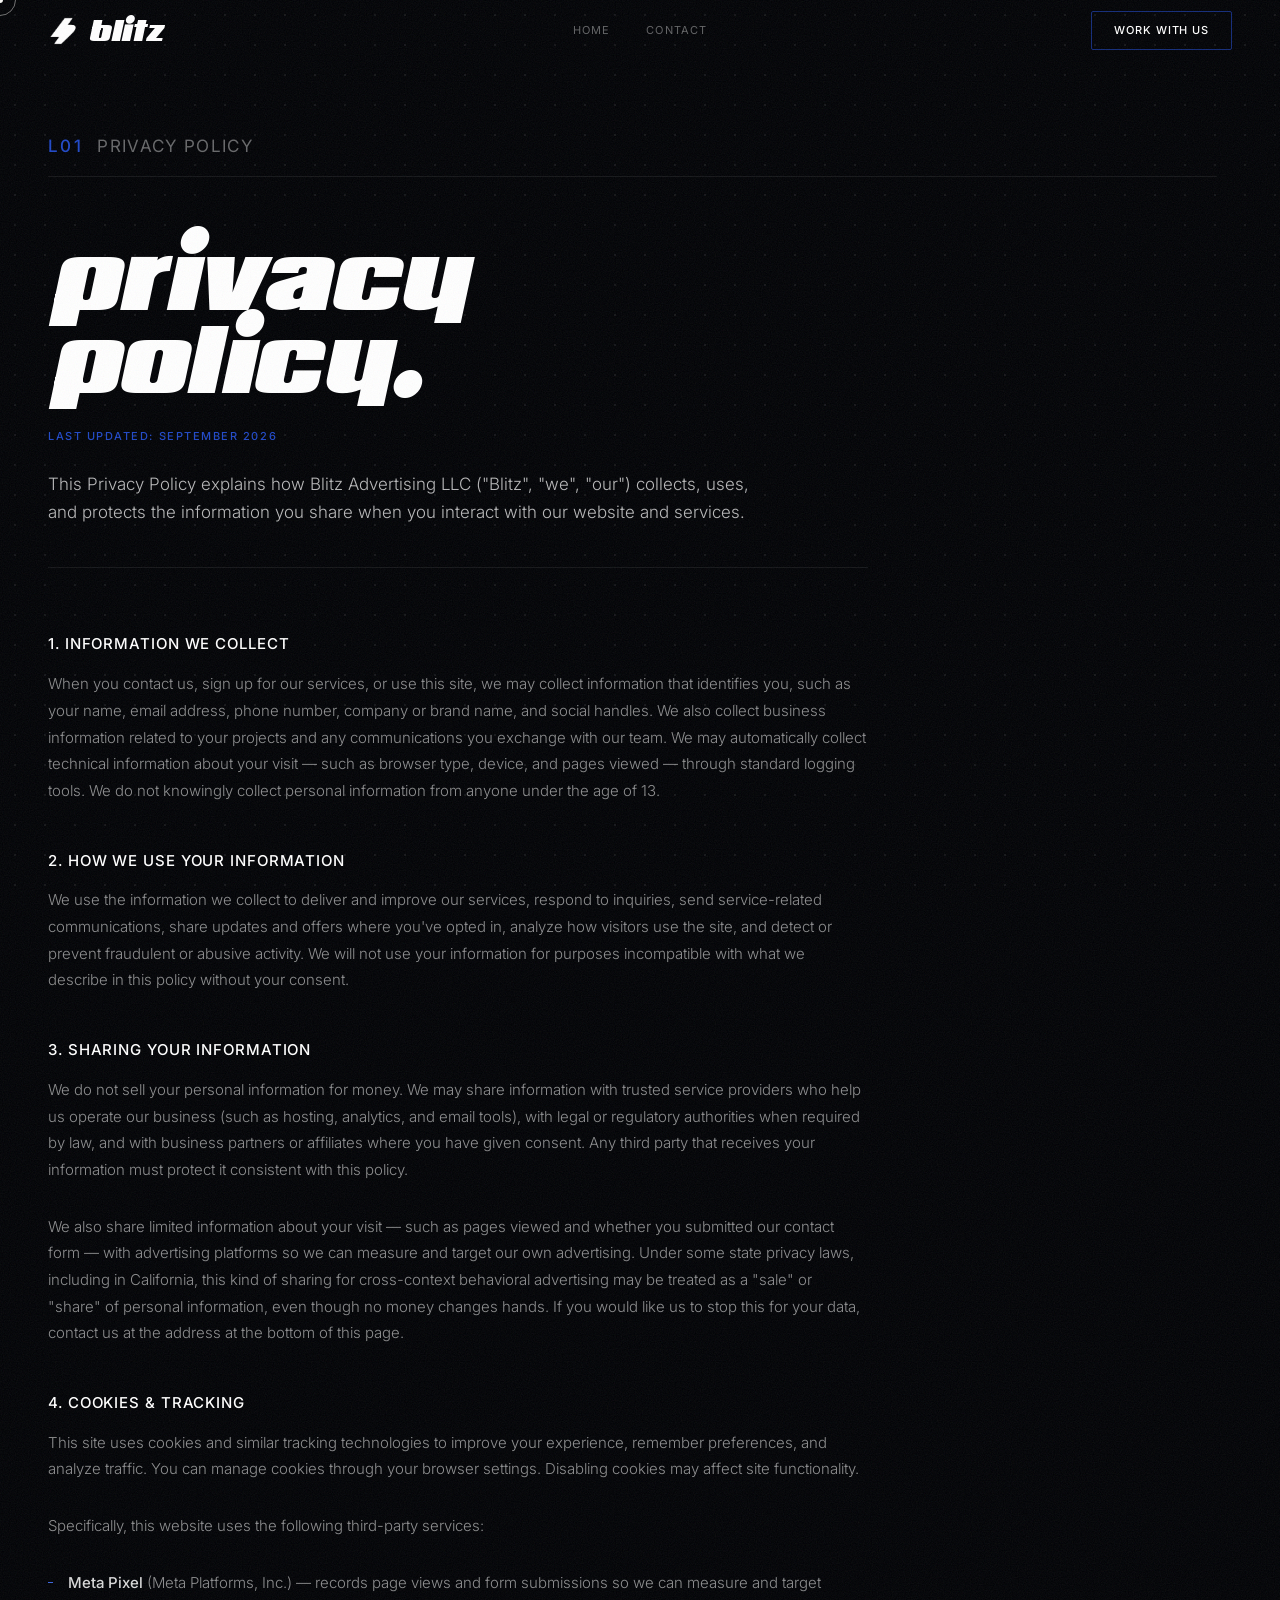
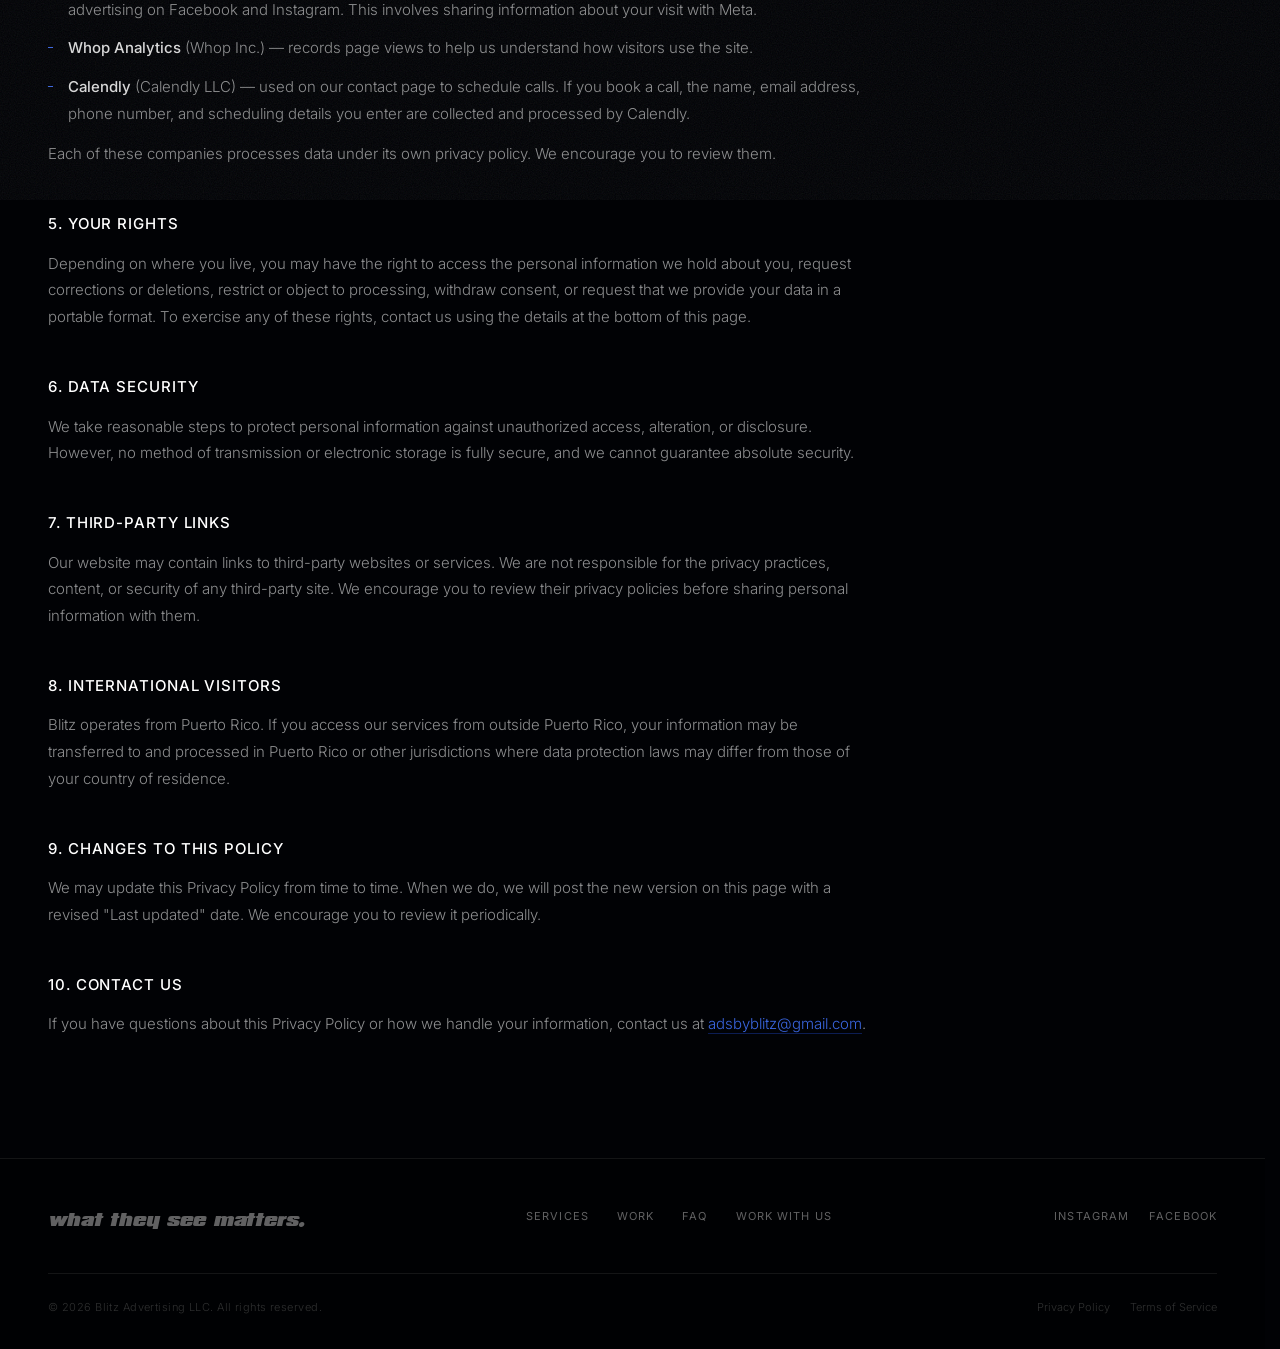
<file: privacy-policy/index.html>
<!DOCTYPE html>
<html lang="en">
<head>
  <meta charset="UTF-8">
  <meta name="viewport" content="width=device-width, initial-scale=1.0">

  <!-- Primary SEO -->
  <title>Privacy Policy — Blitz</title>
  <meta name="description" content="Privacy Policy for Blitz Advertising LLC — how we collect, use, and protect your information.">
  <meta name="robots" content="index, follow">
  <link rel="canonical" href="https://adsbyblitz.com/privacy-policy/">

  <!-- Open Graph -->
  <meta property="og:site_name" content="Blitz">
  <meta property="og:type" content="article">
  <meta property="og:url" content="https://adsbyblitz.com/privacy-policy/">
  <meta property="og:title" content="Privacy Policy — Blitz">
  <meta property="og:description" content="Privacy Policy for Blitz Advertising LLC.">
  <meta property="og:image" content="https://adsbyblitz.com/assets/blitz-favicon.png">

  <link rel="stylesheet" href="../styles.css?v=60">
  <link rel="icon" type="image/png" href="../assets/blitz-favicon.png">
  <script src="../assets/gsap.min.js"></script>
  <script src="../assets/ScrollTrigger.min.js"></script>
  <script src="../assets/lenis.min.js"></script>
  <script>gsap.registerPlugin(ScrollTrigger);</script>

  <!-- Meta Pixel Code -->
  <script>
  !function(f,b,e,v,n,t,s)
  {if(f.fbq)return;n=f.fbq=function(){n.callMethod?
  n.callMethod.apply(n,arguments):n.queue.push(arguments)};
  if(!f._fbq)f._fbq=n;n.push=n;n.loaded=!0;n.version="2.0";
  n.queue=[];t=b.createElement(e);t.async=!0;
  t.src=v;s=b.getElementsByTagName(e)[0];
  s.parentNode.insertBefore(t,s)}(window, document,"script",
  "https://connect.facebook.net/en_US/fbevents.js");
  fbq("init", "775347661459841");
  fbq("track", "PageView");
  </script>
  <noscript><img height="1" width="1" style="display:none"
  src="https://www.facebook.com/tr?id=775347661459841&ev=PageView&noscript=1"
  /></noscript>
  <!-- End Meta Pixel Code -->
  <!-- Whop Pixel -->
  <script>!function(w,d,s,u,n,a,b){if(w[n])return;a=w[n]={q:[],t:+new Date,s:[],o:u,track:function(){a.q.push([+new Date].concat([].slice.call(arguments)))},setScope:function(){a.s=[].slice.call(arguments).filter(function(x){return typeof x==="string"});a.q.push([+new Date,"setScope"].concat(a.s))},scope:function(){var c=[].slice.call(arguments);return{track:function(){a.q.push([+new Date].concat([].slice.call(arguments)).concat([{__scope:c}]))}}}};b=d.createElement(s);b.async=1;b.src=u+"/s.js";d.getElementsByTagName(s)[0].parentNode.insertBefore(b,d.getElementsByTagName(s)[0])}(window,document,"script","https://t.whop.tw","whop");whop.setScope("biz_LjYJNK8Vo7Cqlr");whop.track("page");</script>
</head>
<body>

  <div class="cursor" id="cursor"></div>
  <div class="cursor-ring" id="cursorRing"></div>

  <!-- NAV -->
  <nav class="nav" id="nav">
    <a href="/" class="nav-logo">
      <img src="../assets/blitz-icon-white.png" alt="Blitz" class="nav-icon">
      <span class="nav-wordmark">blitz</span>
    </a>
    <div class="nav-links">
      <a href="/" class="nav-link">Home</a>
      <a href="/apply/" class="nav-link">Contact</a>
    </div>
    <a href="/apply/" class="nav-cta">Work with us</a>
  </nav>

  <!-- LEGAL PAGE -->
  <section class="section section--legal">
    <div class="section-meta">
      <span class="section-num">L01</span>
      <span class="section-label">Privacy Policy</span>
    </div>

    <div class="legal-intro">
      <h1 class="legal-headline">privacy policy.</h1>
      <p class="legal-effective">Last updated: September 2026</p>
      <p class="legal-lead">This Privacy Policy explains how Blitz Advertising LLC ("Blitz", "we", "our") collects, uses, and protects the information you share when you interact with our website and services.</p>
    </div>

    <div class="legal-body">

      <div class="legal-block">
        <h2 class="legal-h2">1. Information We Collect</h2>
        <p>When you contact us, sign up for our services, or use this site, we may collect information that identifies you, such as your name, email address, phone number, company or brand name, and social handles. We also collect business information related to your projects and any communications you exchange with our team. We may automatically collect technical information about your visit — such as browser type, device, and pages viewed — through standard logging tools. We do not knowingly collect personal information from anyone under the age of 13.</p>
      </div>

      <div class="legal-block">
        <h2 class="legal-h2">2. How We Use Your Information</h2>
        <p>We use the information we collect to deliver and improve our services, respond to inquiries, send service-related communications, share updates and offers where you've opted in, analyze how visitors use the site, and detect or prevent fraudulent or abusive activity. We will not use your information for purposes incompatible with what we describe in this policy without your consent.</p>
      </div>

      <div class="legal-block">
        <h2 class="legal-h2">3. Sharing Your Information</h2>
        <p>We do not sell your personal information for money. We may share information with trusted service providers who help us operate our business (such as hosting, analytics, and email tools), with legal or regulatory authorities when required by law, and with business partners or affiliates where you have given consent. Any third party that receives your information must protect it consistent with this policy.</p>
        <p>We also share limited information about your visit — such as pages viewed and whether you submitted our contact form — with advertising platforms so we can measure and target our own advertising. Under some state privacy laws, including in California, this kind of sharing for cross-context behavioral advertising may be treated as a "sale" or "share" of personal information, even though no money changes hands. If you would like us to stop this for your data, contact us at the address at the bottom of this page.</p>
      </div>

      <div class="legal-block">
        <h2 class="legal-h2">4. Cookies & Tracking</h2>
        <p>This site uses cookies and similar tracking technologies to improve your experience, remember preferences, and analyze traffic. You can manage cookies through your browser settings. Disabling cookies may affect site functionality.</p>
        <p>Specifically, this website uses the following third-party services:</p>
        <ul class="legal-list">
          <li><strong>Meta Pixel</strong> (Meta Platforms, Inc.) — records page views and form submissions so we can measure and target advertising on Facebook and Instagram. This involves sharing information about your visit with Meta.</li>
          <li><strong>Whop Analytics</strong> (Whop Inc.) — records page views to help us understand how visitors use the site.</li>
          <li><strong>Calendly</strong> (Calendly LLC) — used on our contact page to schedule calls. If you book a call, the name, email address, phone number, and scheduling details you enter are collected and processed by Calendly.</li>
        </ul>
        <p>Each of these companies processes data under its own privacy policy. We encourage you to review them.</p>
      </div>

      <div class="legal-block">
        <h2 class="legal-h2">5. Your Rights</h2>
        <p>Depending on where you live, you may have the right to access the personal information we hold about you, request corrections or deletions, restrict or object to processing, withdraw consent, or request that we provide your data in a portable format. To exercise any of these rights, contact us using the details at the bottom of this page.</p>
      </div>

      <div class="legal-block">
        <h2 class="legal-h2">6. Data Security</h2>
        <p>We take reasonable steps to protect personal information against unauthorized access, alteration, or disclosure. However, no method of transmission or electronic storage is fully secure, and we cannot guarantee absolute security.</p>
      </div>

      <div class="legal-block">
        <h2 class="legal-h2">7. Third-Party Links</h2>
        <p>Our website may contain links to third-party websites or services. We are not responsible for the privacy practices, content, or security of any third-party site. We encourage you to review their privacy policies before sharing personal information with them.</p>
      </div>

      <div class="legal-block">
        <h2 class="legal-h2">8. International Visitors</h2>
        <p>Blitz operates from Puerto Rico. If you access our services from outside Puerto Rico, your information may be transferred to and processed in Puerto Rico or other jurisdictions where data protection laws may differ from those of your country of residence.</p>
      </div>

      <div class="legal-block">
        <h2 class="legal-h2">9. Changes to This Policy</h2>
        <p>We may update this Privacy Policy from time to time. When we do, we will post the new version on this page with a revised "Last updated" date. We encourage you to review it periodically.</p>
      </div>

      <div class="legal-block">
        <h2 class="legal-h2">10. Contact Us</h2>
        <p>If you have questions about this Privacy Policy or how we handle your information, contact us at <a href="mailto:adsbyblitz@gmail.com" class="legal-link">adsbyblitz@gmail.com</a>.</p>
      </div>

    </div>
  </section>

  <!-- FOOTER -->
  <footer class="footer">
    <div class="footer-top">
      <div class="footer-brand">
        <p class="footer-tagline">what they see matters.</p>
      </div>
      <div class="footer-nav">
        <a href="/#services">Services</a>
        <a href="/#work">Work</a>
        <a href="/#faq">FAQ</a>
        <a href="/apply/">Work with us</a>
      </div>
      <div class="footer-social">
        <a href="https://instagram.com/adsbyblitz" target="_blank" rel="noopener">Instagram</a>
        <a href="https://facebook.com/adsbyblitz" target="_blank" rel="noopener">Facebook</a>
      </div>
    </div>
    <div class="footer-bottom">
      <span>© 2026 Blitz Advertising LLC. All rights reserved.</span>
      <div class="footer-links">
        <a href="/privacy-policy/">Privacy Policy</a>
        <a href="/terms-of-service/">Terms of Service</a>
      </div>
    </div>
  </footer>

  <script src="../script.js?v=53"></script>
</body>
</html>
</file>
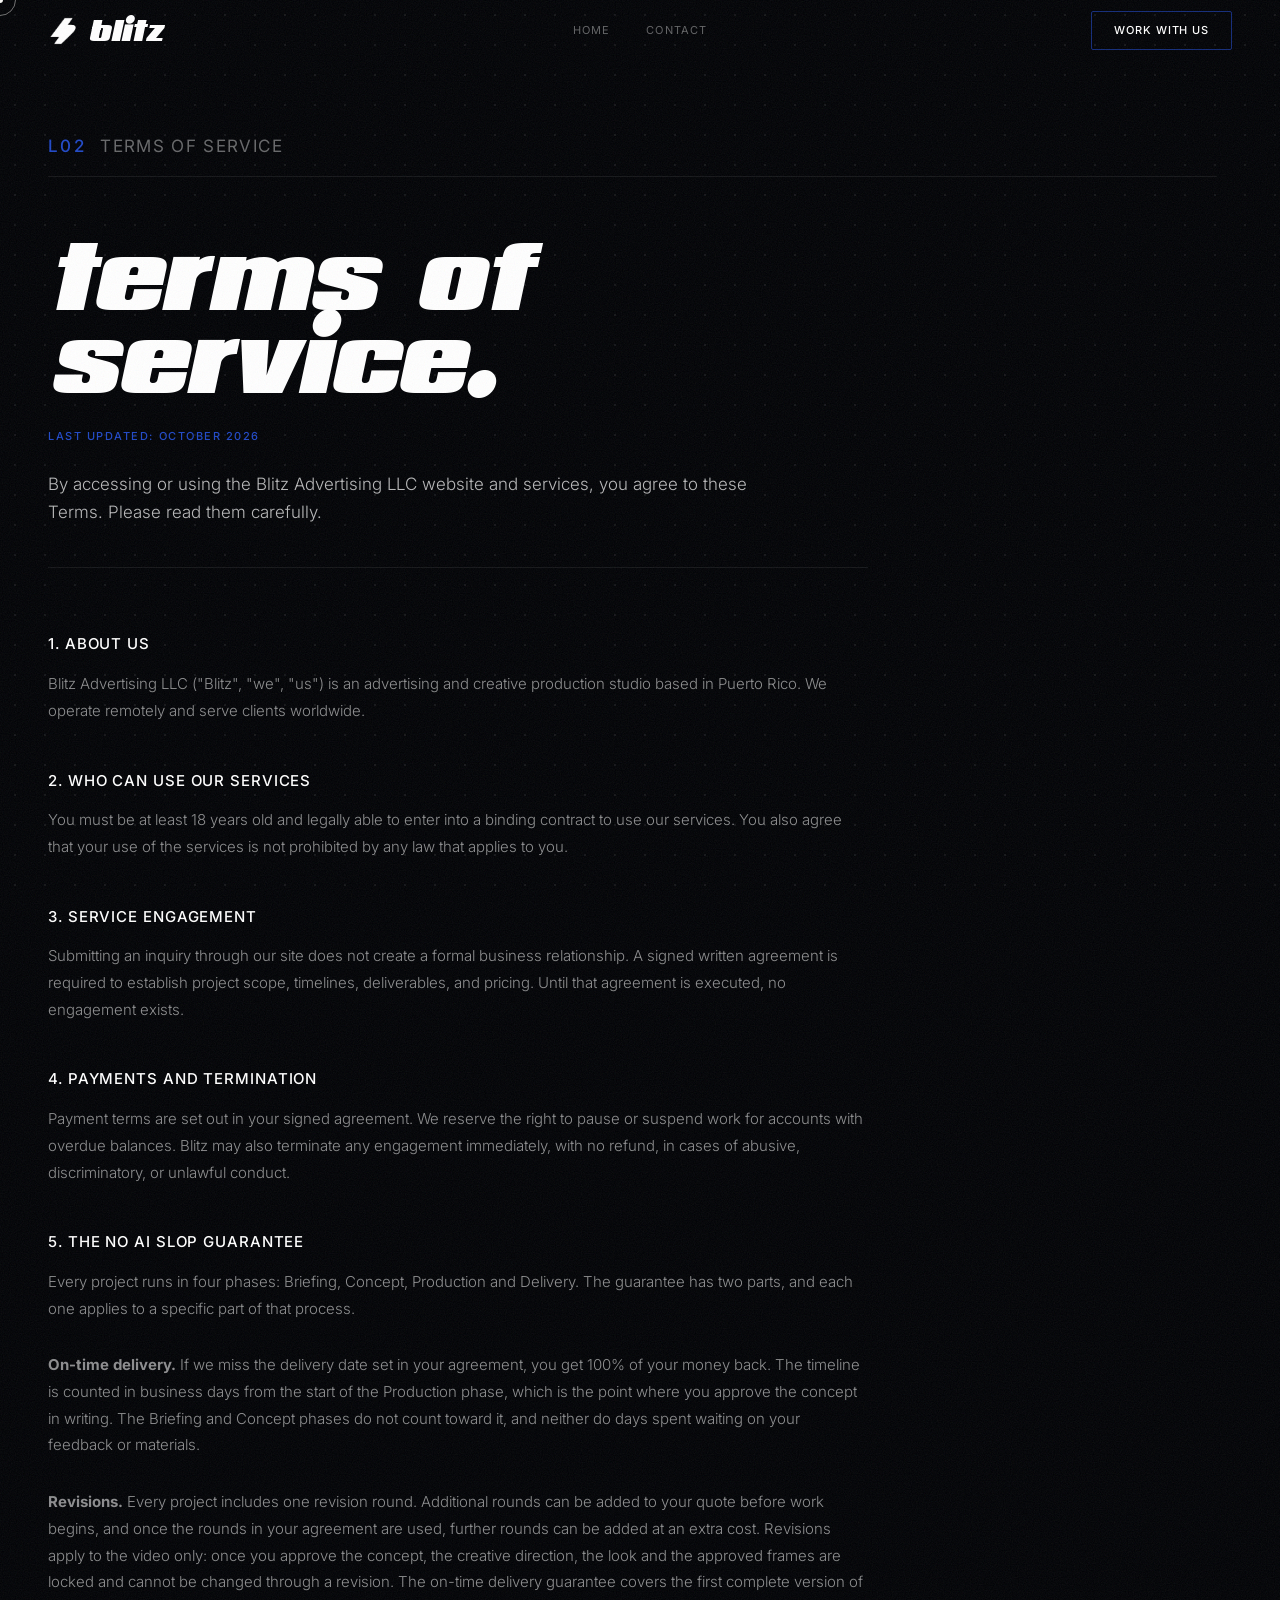
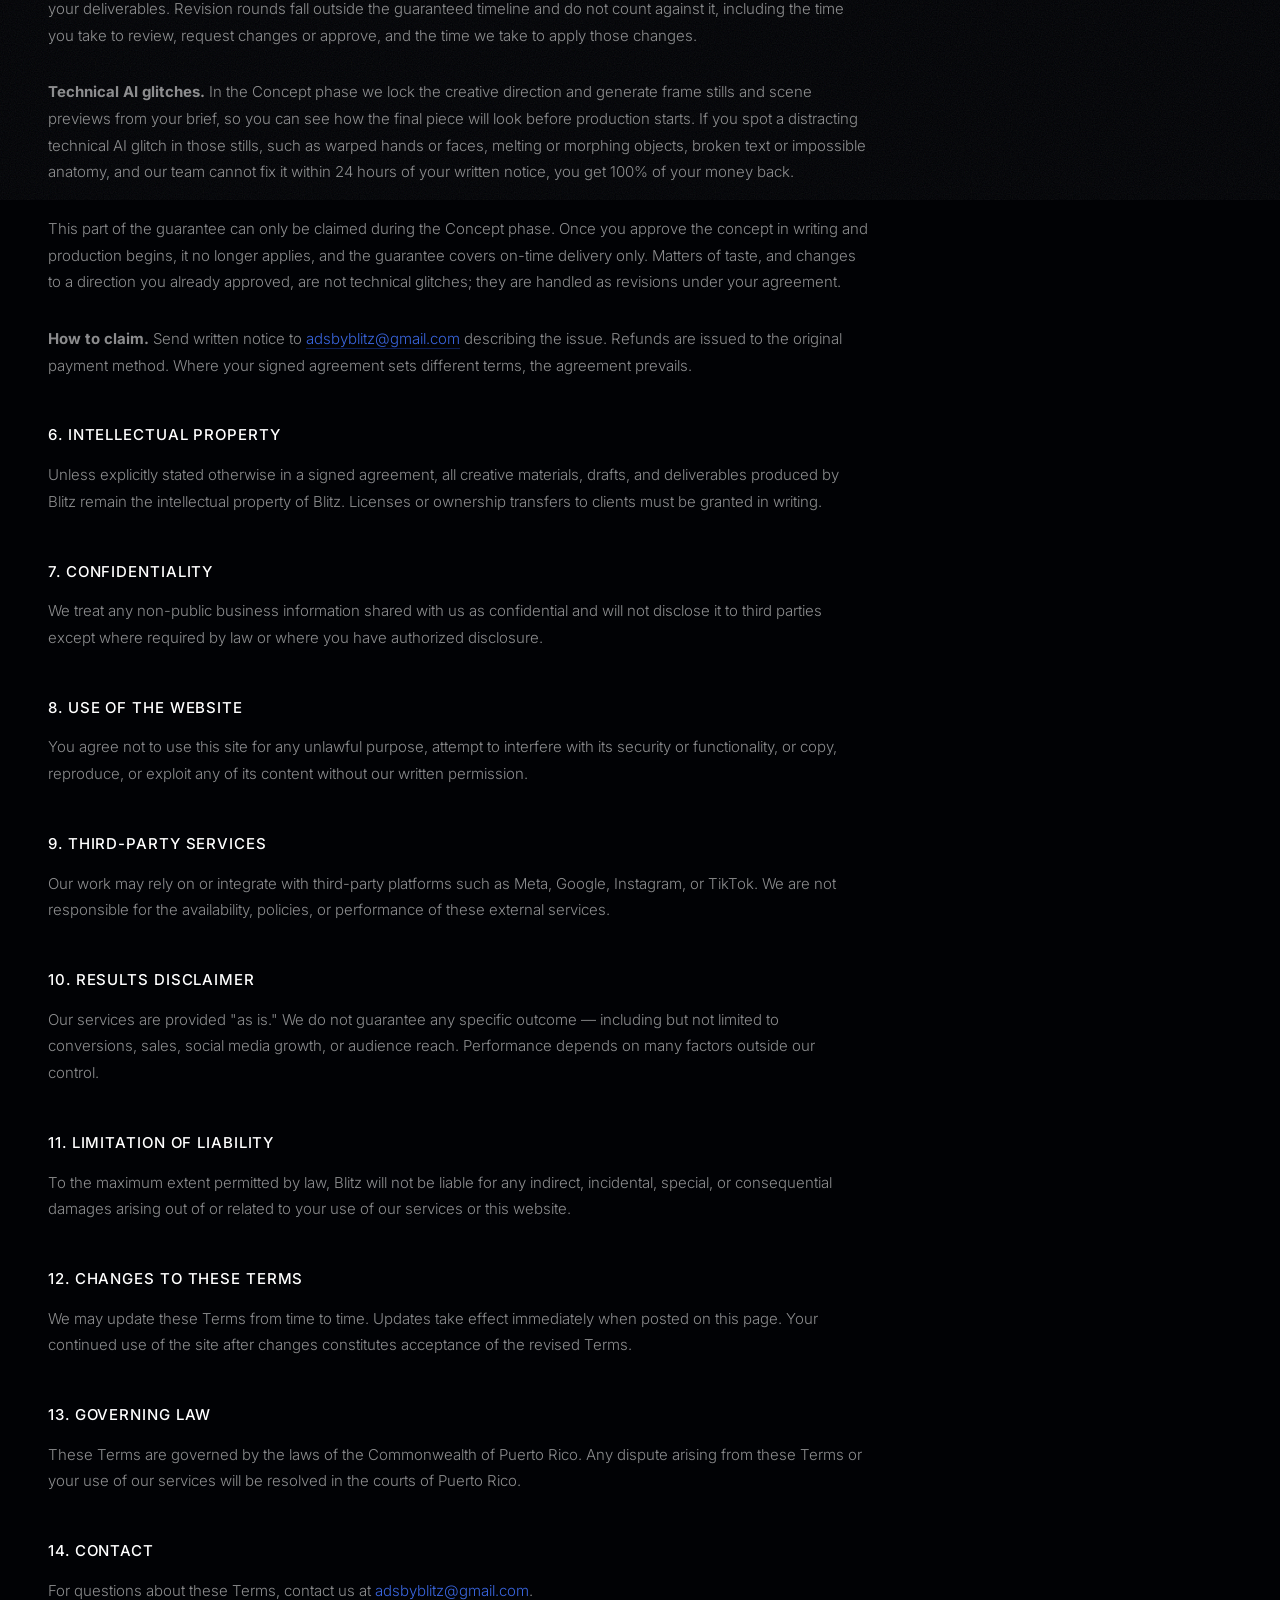
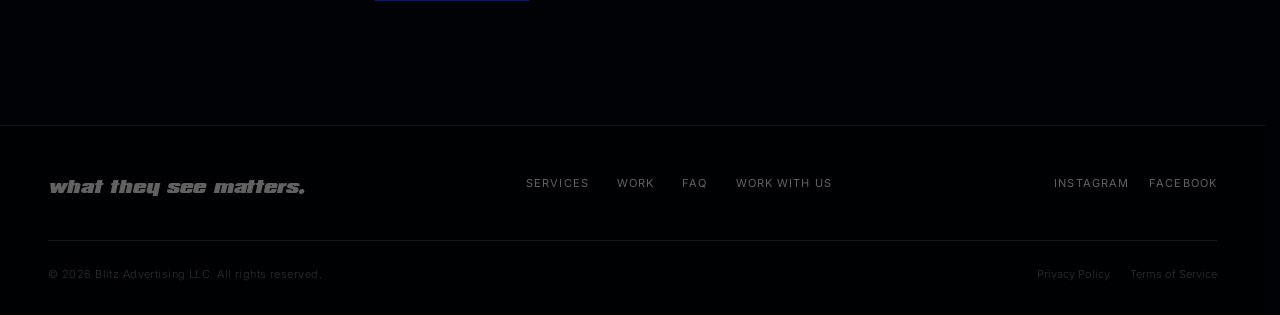
<file: terms-of-service/index.html>
<!DOCTYPE html>
<html lang="en">
<head>
  <meta charset="UTF-8">
  <meta name="viewport" content="width=device-width, initial-scale=1.0">

  <!-- Primary SEO -->
  <title>Terms of Service — Blitz</title>
  <meta name="description" content="Terms of Service for Blitz Advertising LLC — the rules and agreements that apply to use of our services.">
  <meta name="robots" content="index, follow">
  <link rel="canonical" href="https://adsbyblitz.com/terms-of-service/">

  <!-- Open Graph -->
  <meta property="og:site_name" content="Blitz">
  <meta property="og:type" content="article">
  <meta property="og:url" content="https://adsbyblitz.com/terms-of-service/">
  <meta property="og:title" content="Terms of Service — Blitz">
  <meta property="og:description" content="Terms of Service for Blitz Advertising LLC.">
  <meta property="og:image" content="https://adsbyblitz.com/assets/blitz-favicon.png">

  <link rel="stylesheet" href="../styles.css?v=60">
  <link rel="icon" type="image/png" href="../assets/blitz-favicon.png">
  <script src="../assets/gsap.min.js"></script>
  <script src="../assets/ScrollTrigger.min.js"></script>
  <script src="../assets/lenis.min.js"></script>
  <script>gsap.registerPlugin(ScrollTrigger);</script>

  <!-- Meta Pixel Code -->
  <script>
  !function(f,b,e,v,n,t,s)
  {if(f.fbq)return;n=f.fbq=function(){n.callMethod?
  n.callMethod.apply(n,arguments):n.queue.push(arguments)};
  if(!f._fbq)f._fbq=n;n.push=n;n.loaded=!0;n.version="2.0";
  n.queue=[];t=b.createElement(e);t.async=!0;
  t.src=v;s=b.getElementsByTagName(e)[0];
  s.parentNode.insertBefore(t,s)}(window, document,"script",
  "https://connect.facebook.net/en_US/fbevents.js");
  fbq("init", "775347661459841");
  fbq("track", "PageView");
  </script>
  <noscript><img height="1" width="1" style="display:none"
  src="https://www.facebook.com/tr?id=775347661459841&ev=PageView&noscript=1"
  /></noscript>
  <!-- End Meta Pixel Code -->
  <!-- Whop Pixel -->
  <script>!function(w,d,s,u,n,a,b){if(w[n])return;a=w[n]={q:[],t:+new Date,s:[],o:u,track:function(){a.q.push([+new Date].concat([].slice.call(arguments)))},setScope:function(){a.s=[].slice.call(arguments).filter(function(x){return typeof x==="string"});a.q.push([+new Date,"setScope"].concat(a.s))},scope:function(){var c=[].slice.call(arguments);return{track:function(){a.q.push([+new Date].concat([].slice.call(arguments)).concat([{__scope:c}]))}}}};b=d.createElement(s);b.async=1;b.src=u+"/s.js";d.getElementsByTagName(s)[0].parentNode.insertBefore(b,d.getElementsByTagName(s)[0])}(window,document,"script","https://t.whop.tw","whop");whop.setScope("biz_LjYJNK8Vo7Cqlr");whop.track("page");</script>
</head>
<body>

  <div class="cursor" id="cursor"></div>
  <div class="cursor-ring" id="cursorRing"></div>

  <!-- NAV -->
  <nav class="nav" id="nav">
    <a href="/" class="nav-logo">
      <img src="../assets/blitz-icon-white.png" alt="Blitz" class="nav-icon">
      <span class="nav-wordmark">blitz</span>
    </a>
    <div class="nav-links">
      <a href="/" class="nav-link">Home</a>
      <a href="/apply/" class="nav-link">Contact</a>
    </div>
    <a href="/apply/" class="nav-cta">Work with us</a>
  </nav>

  <!-- LEGAL PAGE -->
  <section class="section section--legal">
    <div class="section-meta">
      <span class="section-num">L02</span>
      <span class="section-label">Terms of Service</span>
    </div>

    <div class="legal-intro">
      <h1 class="legal-headline">terms of service.</h1>
      <p class="legal-effective">Last updated: October 2026</p>
      <p class="legal-lead">By accessing or using the Blitz Advertising LLC website and services, you agree to these Terms. Please read them carefully.</p>
    </div>

    <div class="legal-body">

      <div class="legal-block">
        <h2 class="legal-h2">1. About Us</h2>
        <p>Blitz Advertising LLC ("Blitz", "we", "us") is an advertising and creative production studio based in Puerto Rico. We operate remotely and serve clients worldwide.</p>
      </div>

      <div class="legal-block">
        <h2 class="legal-h2">2. Who Can Use Our Services</h2>
        <p>You must be at least 18 years old and legally able to enter into a binding contract to use our services. You also agree that your use of the services is not prohibited by any law that applies to you.</p>
      </div>

      <div class="legal-block">
        <h2 class="legal-h2">3. Service Engagement</h2>
        <p>Submitting an inquiry through our site does not create a formal business relationship. A signed written agreement is required to establish project scope, timelines, deliverables, and pricing. Until that agreement is executed, no engagement exists.</p>
      </div>

      <div class="legal-block">
        <h2 class="legal-h2">4. Payments and Termination</h2>
        <p>Payment terms are set out in your signed agreement. We reserve the right to pause or suspend work for accounts with overdue balances. Blitz may also terminate any engagement immediately, with no refund, in cases of abusive, discriminatory, or unlawful conduct.</p>
      </div>

      <div class="legal-block">
        <h2 class="legal-h2">5. The No AI Slop Guarantee</h2>
        <p>Every project runs in four phases: Briefing, Concept, Production and Delivery. The guarantee has two parts, and each one applies to a specific part of that process.</p>
        <p><strong>On-time delivery.</strong> If we miss the delivery date set in your agreement, you get 100% of your money back. The timeline is counted in business days from the start of the Production phase, which is the point where you approve the concept in writing. The Briefing and Concept phases do not count toward it, and neither do days spent waiting on your feedback or materials.</p>
        <p><strong>Revisions.</strong> Every project includes one revision round. Additional rounds can be added to your quote before work begins, and once the rounds in your agreement are used, further rounds can be added at an extra cost. Revisions apply to the video only: once you approve the concept, the creative direction, the look and the approved frames are locked and cannot be changed through a revision. The on-time delivery guarantee covers the first complete version of your deliverables. Revision rounds fall outside the guaranteed timeline and do not count against it, including the time you take to review, request changes or approve, and the time we take to apply those changes.</p>
        <p><strong>Technical AI glitches.</strong> In the Concept phase we lock the creative direction and generate frame stills and scene previews from your brief, so you can see how the final piece will look before production starts. If you spot a distracting technical AI glitch in those stills, such as warped hands or faces, melting or morphing objects, broken text or impossible anatomy, and our team cannot fix it within 24 hours of your written notice, you get 100% of your money back.</p>
        <p>This part of the guarantee can only be claimed during the Concept phase. Once you approve the concept in writing and production begins, it no longer applies, and the guarantee covers on-time delivery only. Matters of taste, and changes to a direction you already approved, are not technical glitches; they are handled as revisions under your agreement.</p>
        <p><strong>How to claim.</strong> Send written notice to <a href="mailto:adsbyblitz@gmail.com" class="legal-link">adsbyblitz@gmail.com</a> describing the issue. Refunds are issued to the original payment method. Where your signed agreement sets different terms, the agreement prevails.</p>
      </div>

      <div class="legal-block">
        <h2 class="legal-h2">6. Intellectual Property</h2>
        <p>Unless explicitly stated otherwise in a signed agreement, all creative materials, drafts, and deliverables produced by Blitz remain the intellectual property of Blitz. Licenses or ownership transfers to clients must be granted in writing.</p>
      </div>

      <div class="legal-block">
        <h2 class="legal-h2">7. Confidentiality</h2>
        <p>We treat any non-public business information shared with us as confidential and will not disclose it to third parties except where required by law or where you have authorized disclosure.</p>
      </div>

      <div class="legal-block">
        <h2 class="legal-h2">8. Use of the Website</h2>
        <p>You agree not to use this site for any unlawful purpose, attempt to interfere with its security or functionality, or copy, reproduce, or exploit any of its content without our written permission.</p>
      </div>

      <div class="legal-block">
        <h2 class="legal-h2">9. Third-Party Services</h2>
        <p>Our work may rely on or integrate with third-party platforms such as Meta, Google, Instagram, or TikTok. We are not responsible for the availability, policies, or performance of these external services.</p>
      </div>

      <div class="legal-block">
        <h2 class="legal-h2">10. Results Disclaimer</h2>
        <p>Our services are provided "as is." We do not guarantee any specific outcome — including but not limited to conversions, sales, social media growth, or audience reach. Performance depends on many factors outside our control.</p>
      </div>

      <div class="legal-block">
        <h2 class="legal-h2">11. Limitation of Liability</h2>
        <p>To the maximum extent permitted by law, Blitz will not be liable for any indirect, incidental, special, or consequential damages arising out of or related to your use of our services or this website.</p>
      </div>

      <div class="legal-block">
        <h2 class="legal-h2">12. Changes to These Terms</h2>
        <p>We may update these Terms from time to time. Updates take effect immediately when posted on this page. Your continued use of the site after changes constitutes acceptance of the revised Terms.</p>
      </div>

      <div class="legal-block">
        <h2 class="legal-h2">13. Governing Law</h2>
        <p>These Terms are governed by the laws of the Commonwealth of Puerto Rico. Any dispute arising from these Terms or your use of our services will be resolved in the courts of Puerto Rico.</p>
      </div>

      <div class="legal-block">
        <h2 class="legal-h2">14. Contact</h2>
        <p>For questions about these Terms, contact us at <a href="mailto:adsbyblitz@gmail.com" class="legal-link">adsbyblitz@gmail.com</a>.</p>
      </div>

    </div>
  </section>

  <!-- FOOTER -->
  <footer class="footer">
    <div class="footer-top">
      <div class="footer-brand">
        <p class="footer-tagline">what they see matters.</p>
      </div>
      <div class="footer-nav">
        <a href="/#services">Services</a>
        <a href="/#work">Work</a>
        <a href="/#faq">FAQ</a>
        <a href="/apply/">Work with us</a>
      </div>
      <div class="footer-social">
        <a href="https://instagram.com/adsbyblitz" target="_blank" rel="noopener">Instagram</a>
        <a href="https://facebook.com/adsbyblitz" target="_blank" rel="noopener">Facebook</a>
      </div>
    </div>
    <div class="footer-bottom">
      <span>© 2026 Blitz Advertising LLC. All rights reserved.</span>
      <div class="footer-links">
        <a href="/privacy-policy/">Privacy Policy</a>
        <a href="/terms-of-service/">Terms of Service</a>
      </div>
    </div>
  </footer>

  <script src="../script.js?v=53"></script>
</body>
</html>
</file>
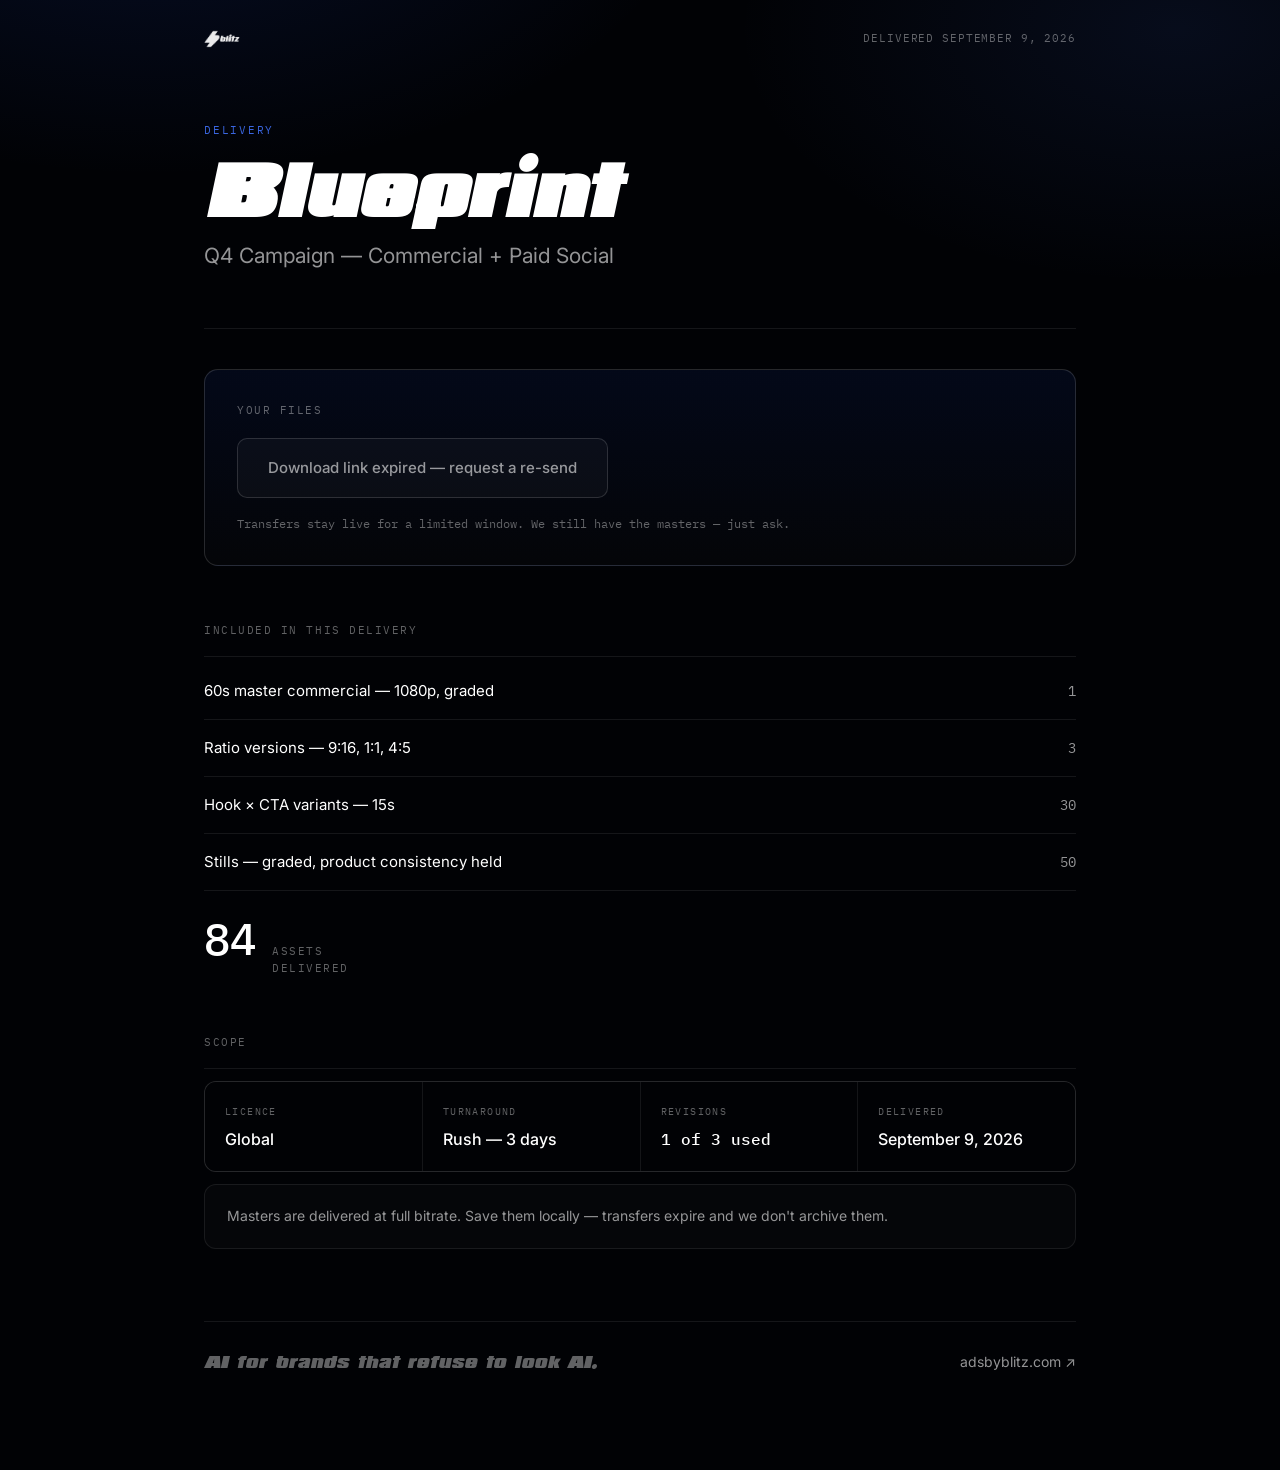
<file: d/_template/index.html>
<!DOCTYPE html>
<html lang="en">
<head>
<meta charset="UTF-8">
<meta name="viewport" content="width=device-width, initial-scale=1">
<meta name="robots" content="noindex, nofollow, noarchive, nosnippet">
<meta name="referrer" content="no-referrer">
<title>Blitz — Delivery</title>
<link rel="icon" href="/assets/blitz-favicon.png">
<link rel="preconnect" href="https://fonts.googleapis.com">
<link rel="preconnect" href="https://fonts.gstatic.com" crossorigin>
<link rel="stylesheet" href="https://fonts.googleapis.com/css2?family=Inter:wght@400;500;600&family=IBM+Plex+Mono:wght@400;500&display=swap">
<style>
/* ============================================================
   BLITZ — DELIVERY PAGE
   One template. Everything on the page comes from project.json
   sitting next to this file. Never edit this file per job.
   ============================================================ */

@font-face{
  font-family:'Padaloma';
  src:url('/assets/padaloma.italic.ttf') format('truetype');
  font-style:italic; font-display:swap;
}

:root{
  --bg:#010205;
  --white:#fff;
  --blue:#1f48c8;
  --blue-bright:#3a66e0;
  --blue-glow:rgba(77,126,212,.32);
  --border:rgba(255,255,255,.08);
  --border-mid:rgba(255,255,255,.14);
  --muted:rgba(255,255,255,.38);
  --muted-mid:rgba(255,255,255,.58);
  --font-display:'Padaloma',Georgia,serif;
  --font-body:'Inter',system-ui,sans-serif;
  --font-mono:'IBM Plex Mono',ui-monospace,monospace;
  --ease-out:cubic-bezier(.16,1,.3,1);
  color-scheme:dark;
}

*{box-sizing:border-box}
body{
  margin:0; background:var(--bg); color:var(--white);
  font-family:var(--font-body); font-size:15px; line-height:1.6;
  -webkit-font-smoothing:antialiased;
  background-image:
    radial-gradient(900px 520px at 12% -10%, rgba(31,72,200,.18), transparent 62%),
    radial-gradient(760px 440px at 92% 2%, rgba(58,102,224,.10), transparent 58%);
  background-repeat:no-repeat;
}
img{max-width:100%;display:block}
[hidden]{display:none!important}
a{color:inherit}

.wrap{max-width:920px;margin:0 auto;padding:0 24px 96px}

/* ---------- header ---------- */
.top{
  display:flex;align-items:center;justify-content:space-between;gap:16px;
  padding:28px 0 0;
}
.top img{height:22px;width:auto;opacity:.92}
.stamp{
  font-family:var(--font-mono);font-size:11px;letter-spacing:.08em;
  text-transform:uppercase;color:var(--muted);
}

.head{padding:72px 0 56px;border-bottom:1px solid var(--border)}
.eyebrow{
  font-family:var(--font-mono);font-size:11px;letter-spacing:.16em;
  text-transform:uppercase;color:var(--blue-bright);margin-bottom:20px;
}
.client{
  font-family:var(--font-display);font-style:italic;
  font-size:clamp(38px,7vw,64px);line-height:1.02;margin:0;
}
.project{
  font-size:clamp(17px,2.4vw,21px);color:var(--muted-mid);
  margin:14px 0 0;font-weight:400;
}

/* ---------- the download block ---------- */
.deliver{
  margin:40px 0 0;padding:32px;border-radius:14px;
  border:1px solid var(--border-mid);
  background:linear-gradient(180deg,rgba(31,72,200,.10),rgba(255,255,255,.015));
}
.deliver-label{
  font-family:var(--font-mono);font-size:11px;letter-spacing:.14em;
  text-transform:uppercase;color:var(--muted);margin-bottom:18px;
}
.btn{
  display:inline-flex;align-items:center;gap:12px;
  padding:17px 30px;border-radius:10px;border:0;
  background:var(--blue);color:#fff;text-decoration:none;
  font-family:var(--font-body);font-size:15px;font-weight:600;letter-spacing:.01em;
  box-shadow:0 0 0 1px rgba(255,255,255,.10) inset, 0 10px 30px -12px var(--blue-glow);
  transition:background .3s var(--ease-out), transform .3s var(--ease-out);
}
.btn:hover{background:var(--blue-bright);transform:translateY(-1px)}
.btn svg{width:16px;height:16px;flex:none}
.expiry{
  font-family:var(--font-mono);font-size:12px;color:var(--muted);
  margin-top:16px;
}
.expiry b{color:var(--muted-mid);font-weight:500}

/* expired state — reads as intentional, not broken */
.expired{
  display:inline-flex;align-items:center;gap:12px;
  padding:17px 30px;border-radius:10px;
  border:1px solid var(--border-mid);background:rgba(255,255,255,.03);
  color:var(--muted-mid);text-decoration:none;font-weight:500;
  transition:border-color .3s var(--ease-out),color .3s var(--ease-out);
}
.expired:hover{border-color:var(--border-mid);color:var(--white)}

/* ---------- what's inside ---------- */
.sect{padding:56px 0 0}
.sect-label{
  font-family:var(--font-mono);font-size:11px;letter-spacing:.14em;
  text-transform:uppercase;color:var(--muted);
  padding-bottom:16px;border-bottom:1px solid var(--border);margin-bottom:6px;
}
.row{
  display:flex;align-items:baseline;justify-content:space-between;gap:20px;
  padding:16px 0;border-bottom:1px solid var(--border);
}
.row-item{flex:1}
.row-qty{
  font-family:var(--font-mono);font-size:14px;color:var(--muted-mid);
  flex:none;font-variant-numeric:tabular-nums;
}

/* the headline number — variation count does the invoice's arguing */
.total{
  display:flex;align-items:baseline;gap:16px;
  padding:26px 0 0;
}
.total-num{
  font-family:var(--font-mono);font-size:44px;font-weight:500;
  line-height:1;color:var(--white);font-variant-numeric:tabular-nums;
}
.total-txt{
  font-family:var(--font-mono);font-size:11px;letter-spacing:.14em;
  text-transform:uppercase;color:var(--muted);
}

/* ---------- scope ---------- */
.scope{
  display:grid;grid-template-columns:repeat(auto-fit,minmax(150px,1fr));
  gap:1px;background:var(--border);border:1px solid var(--border);
  border-radius:12px;overflow:hidden;margin-top:12px;
}
.cell{background:var(--bg);padding:22px 20px}
.cell-k{
  font-family:var(--font-mono);font-size:10px;letter-spacing:.14em;
  text-transform:uppercase;color:var(--muted);margin-bottom:9px;
}
.cell-v{font-size:16px;font-weight:500;line-height:1.3}
.cell-v.mono{font-family:var(--font-mono);font-variant-numeric:tabular-nums}

/* ---------- optional thumbnails ---------- */
.grid{
  display:grid;grid-template-columns:repeat(auto-fill,minmax(150px,1fr));
  gap:10px;margin-top:12px;
}
.grid img{
  width:100%;aspect-ratio:16/9;object-fit:cover;border-radius:8px;
  border:1px solid var(--border);
}

/* ---------- note + footer ---------- */
.note{
  margin-top:12px;padding:20px 22px;border-radius:12px;
  border:1px solid var(--border);background:rgba(255,255,255,.02);
  color:var(--muted-mid);font-size:14px;
}
.foot{
  margin-top:72px;padding-top:28px;border-top:1px solid var(--border);
  display:flex;flex-wrap:wrap;align-items:center;justify-content:space-between;gap:16px;
}
.foot a{
  color:var(--muted-mid);text-decoration:none;font-size:14px;
  transition:color .3s var(--ease-out);
}
.foot a:hover{color:var(--white)}
.mantra{
  font-family:var(--font-display);font-style:italic;
  font-size:15px;color:var(--muted);
}

@media (max-width:600px){
  .wrap{padding:0 18px 72px}
  .head{padding:52px 0 40px}
  .deliver{padding:24px 20px}
  .btn,.expired{width:100%;justify-content:center}
}
</style>
</head>
<body>
<div class="wrap">

  <header class="top">
    <img src="/assets/blitz-wordmark-white.png" alt="Blitz">
    <span class="stamp" id="stamp"></span>
  </header>

  <div class="head">
    <div class="eyebrow">Delivery</div>
    <h1 class="client" id="client"></h1>
    <p class="project" id="project"></p>
  </div>

  <!-- DOWNLOAD ------------------------------------------------ -->
  <section class="deliver">
    <div class="deliver-label">Your files</div>
    <div id="dl"></div>
  </section>

  <!-- WHAT'S INSIDE -------------------------------------------- -->
  <section class="sect" id="sec-items" hidden>
    <div class="sect-label">Included in this delivery</div>
    <div id="items"></div>
    <div class="total" id="total" hidden>
      <span class="total-num" id="total-num"></span>
      <span class="total-txt">assets<br>delivered</span>
    </div>
  </section>

  <!-- SCOPE ----------------------------------------------------- -->
  <section class="sect" id="sec-scope" hidden>
    <div class="sect-label">Scope</div>
    <div class="scope" id="scope"></div>
    <div class="note" id="note" hidden></div>
  </section>

  <!-- THUMBS (optional) ----------------------------------------- -->
  <section class="sect" id="sec-thumbs" hidden>
    <div class="sect-label">Preview</div>
    <div class="grid" id="thumbs"></div>
  </section>

  <footer class="foot">
    <span class="mantra">AI for brands that refuse to look AI.</span>
    <a href="https://adsbyblitz.com" target="_blank" rel="noopener">adsbyblitz.com &nearr;</a>
  </footer>

</div>

<script>
/* ============================================================
   Everything below reads project.json. Don't edit per job.
   ============================================================ */

const $ = id => document.getElementById(id);
const esc = s => String(s ?? '').replace(/[&<>"]/g, c => (
  { '&':'&amp;', '<':'&lt;', '>':'&gt;', '"':'&quot;' }[c]
));

/* Dates render in the client's locale but are compared as plain
   calendar days — a link that dies "today" shouldn't die at 8pm
   because the browser is in another timezone. */
const day = d => new Date(d + 'T12:00:00').toLocaleDateString('en-US',
  { year:'numeric', month:'long', day:'numeric' });

const today = () => new Date().toLocaleDateString('en-CA',
  { timeZone:'America/Puerto_Rico' });

const ICON_DL = '<svg viewBox="0 0 24 24" fill="none" stroke="currentColor" stroke-width="2" stroke-linecap="round" stroke-linejoin="round"><path d="M21 15v4a2 2 0 0 1-2 2H5a2 2 0 0 1-2-2v-4"/><polyline points="7 10 12 15 17 10"/><line x1="12" y1="15" x2="12" y2="3"/></svg>';

fetch('project.json', { cache:'no-store' })
  .then(r => { if (!r.ok) throw new Error(r.status); return r.json(); })
  .then(render)
  .catch(() => {
    $('client').textContent = 'Delivery unavailable';
    $('project').textContent = 'This link may have been moved. Get in touch and we’ll re-send it.';
    $('dl').innerHTML = '<a class="expired" href="mailto:adsbyblitz@gmail.com">Contact Blitz</a>';
  });

function render(p) {
  document.title = `${p.client} — ${p.project} | Blitz`;

  $('client').textContent  = p.client  || '';
  $('project').textContent = p.project || '';
  if (p.delivered) $('stamp').textContent = 'Delivered ' + day(p.delivered);

  /* ---- download button, or the expired state ---- */
  const d = p.download || {};
  const dead = d.expires && d.expires < today();

  if (d.url && !dead) {
    $('dl').innerHTML =
      `<a class="btn" href="${esc(d.url)}" target="_blank" rel="noopener">${ICON_DL} Download all files</a>` +
      (d.expires
        ? `<div class="expiry">Link stays live until <b>${esc(day(d.expires))}</b>. Save the files locally — we don’t archive transfers.</div>`
        : '');
  } else {
    const subj = encodeURIComponent(`Re-send files — ${p.client||''} / ${p.project||''}`);
    $('dl').innerHTML =
      `<a class="expired" href="mailto:adsbyblitz@gmail.com?subject=${subj}">Download link expired — request a re-send</a>` +
      `<div class="expiry">Transfers stay live for a limited window. We still have the masters — just ask.</div>`;
  }

  /* ---- what's inside ---- */
  const items = p.deliverables || [];
  if (items.length) {
    $('items').innerHTML = items.map(i =>
      `<div class="row"><span class="row-item">${esc(i.item)}</span>` +
      `<span class="row-qty">${esc(i.qty ?? '')}</span></div>`
    ).join('');
    $('sec-items').hidden = false;

    /* Lead with the count. A client reading an invoice should see
       the number of assets before they see the price again. */
    const n = items.reduce((s,i) => s + (Number(i.qty) || 0), 0);
    if (n > 1) { $('total-num').textContent = n; $('total').hidden = false; }
  }

  /* ---- scope ---- */
  const cells = [];
  if (p.licence)    cells.push(['Licence', p.licence, false]);
  if (p.turnaround) cells.push(['Turnaround', p.turnaround, false]);
  if (p.revisions)  cells.push(['Revisions', `${p.revisions.used} of ${p.revisions.total} used`, true]);
  if (p.delivered)  cells.push(['Delivered', day(p.delivered), false]);

  if (cells.length) {
    $('scope').innerHTML = cells.map(([k,v,mono]) =>
      `<div class="cell"><div class="cell-k">${esc(k)}</div>` +
      `<div class="cell-v${mono ? ' mono' : ''}">${esc(v)}</div></div>`
    ).join('');
    $('sec-scope').hidden = false;
  }

  if (p.note) { $('note').textContent = p.note; $('note').hidden = false; }

  /* ---- optional thumbnails: JPEGs next to this file ---- */
  if (p.thumbs && p.thumbs.length) {
    $('thumbs').innerHTML = p.thumbs.map(t =>
      `<img src="${esc(t)}" alt="" loading="lazy">`
    ).join('');
    $('sec-thumbs').hidden = false;
  }
}
</script>
</body>
</html>
</file>
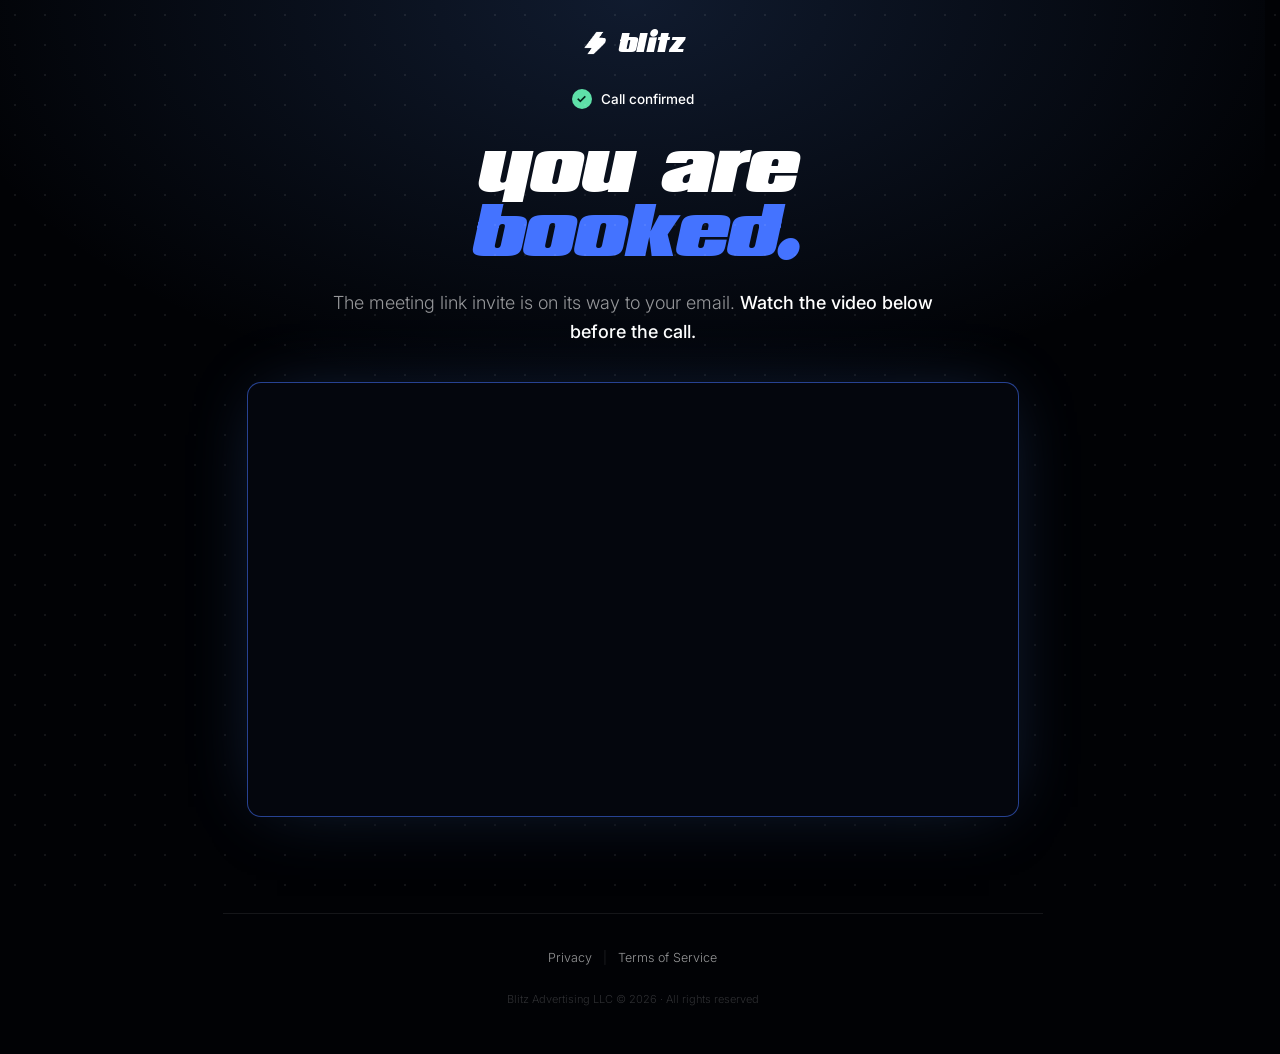
<file: noaislop-7k2x9m-en/booked/index.html>
<!DOCTYPE html>
<html lang="en">
<head>
  <meta charset="UTF-8">
  <meta name="viewport" content="width=device-width, initial-scale=1.0">
  <!-- Sin la "/" final, el navegador busca el CSS, el video y las imagenes en
       la carpeta equivocada y la pagina sale vacia. Se le pone la "/" antes de
       cargar nada (y antes del pixel, para que la visita cuente una vez). -->
  <script>(function(){ var p = location.pathname; if(p.endsWith("/")) return;
    p = p.replace(/\/index\.html$/, "/"); if(!p.endsWith("/")) p += "/";
    location.replace(p + location.search + location.hash); })();</script>

  <!-- Pagina de gracias. Solo se llega aqui al reservar en el calendario de la
       landing, y el calendario solo se abre a quien califica ($500+). -->
  <title>You Are Booked — Blitz</title>
  <meta name="robots" content="noindex, nofollow">

  <link rel="stylesheet" href="../../styles.css?v=61">
  <link rel="stylesheet" href="../../noaislop-7k2x9m/funnel.css?v=38">
  <link rel="icon" type="image/png" href="../../assets/blitz-favicon.png">

  <!-- Meta Pixel Code -->
  <script>
  !function(f,b,e,v,n,t,s)
  {if(f.fbq)return;n=f.fbq=function(){n.callMethod?
  n.callMethod.apply(n,arguments):n.queue.push(arguments)};
  if(!f._fbq)f._fbq=n;n.push=n;n.loaded=!0;n.version="2.0";
  n.queue=[];t=b.createElement(e);t.async=!0;
  t.src=v;s=b.getElementsByTagName(e)[0];
  s.parentNode.insertBefore(t,s)}(window, document,"script",
  "https://connect.facebook.net/en_US/fbevents.js");
  fbq("init", "775347661459841");
  fbq("track", "PageView");
  /* Schedule solo si se viene de una reserva de verdad (la landing deja la
     marca justo antes de mandar aqui). Se borra al usarla: recargar la pagina
     o volver a entrar no cuenta otra llamada. */
  (function(){
    var ok = false;
    try{
      var t = +sessionStorage.getItem("blitzBooked");
      ok = t > 0 && (Date.now() - t) < 10 * 60 * 1000;
      sessionStorage.removeItem("blitzBooked");
    }catch(_){}
    if(ok){
      /* De donde viene la reserva: el funnel del anuncio o el formulario de la
         web principal (/apply/ manda ?src=apply). Asi se pueden separar en Meta. */
      var src = "funnel-en";
      fbq("track", "Schedule", { source: src });
      fbq("trackCustom", "CallBooked", { source: src });
    }
  })();
  </script>
  <noscript><img height="1" width="1" style="display:none"
  src="https://www.facebook.com/tr?id=775347661459841&ev=PageView&noscript=1"
  /></noscript>
  <!-- End Meta Pixel Code -->
  <!-- Whop Pixel -->
  <script>!function(w,d,s,u,n,a,b){if(w[n])return;a=w[n]={q:[],t:+new Date,s:[],o:u,track:function(){a.q.push([+new Date].concat([].slice.call(arguments)))},setScope:function(){a.s=[].slice.call(arguments).filter(function(x){return typeof x==="string"});a.q.push([+new Date,"setScope"].concat(a.s))},scope:function(){var c=[].slice.call(arguments);return{track:function(){a.q.push([+new Date].concat([].slice.call(arguments)).concat([{__scope:c}]))}}}};b=d.createElement(s);b.async=1;b.src=u+"/s.js";d.getElementsByTagName(s)[0].parentNode.insertBefore(b,d.getElementsByTagName(s)[0])}(window,document,"script","https://t.whop.tw","whop");whop.setScope("biz_LjYJNK8Vo7Cqlr");whop.track("page");</script>
</head>
<body class="vsl-page">

  <header class="v-top">
    <img src="../../assets/blitz-icon-white.png" alt="Blitz" class="v-logo-icon">
    <span class="v-logo-word">blitz</span>
  </header>

  <section class="v-hero">

    <div class="v-proof">
      <span class="v-booked-check">✓</span>
      <span><b>Call confirmed</b></span>
    </div>

    <h1 class="v-headline">
      you are<br>
      <span class="v-accent">booked.</span>
    </h1>

    <p class="v-sub">
      The meeting link invite is on its way to your email.
      <b>Watch the video below before the call.</b>
    </p>

    <!-- EL VSL. Para publicarlo: deja el archivo en assets/vsl.mp4 y pon su
         nombre en VSL_SRC, abajo en el script. Vacio = sale el hueco marcado. -->
    <div class="v-video" id="vslBox">
      <div class="v-video-slot" id="vslSlot">
        <span class="v-slot-tag">VSL</span>
        <p class="v-slot-msg">El vídeo va aquí.<br><span>Sube el archivo a <code>assets/vsl.mp4</code> y escribe su nombre en <code>VSL_SRC</code>.</span></p>
      </div>
    </div>

  </section>


  <footer class="v-foot">
    <div class="v-foot-links">
      <a href="/privacy-policy/">Privacy</a><span>|</span>
      <a href="/terms-of-service/">Terms of Service</a>
    </div>
    <p class="v-copy">Blitz Advertising LLC &copy; 2026 &middot; All rights reserved</p>
  </footer>

  <script src="../../noaislop-7k2x9m/video.js?v=8"></script>
  <script>
    /* ─── EL VSL ─────────────────────────────────
       Pon aqui el nombre del archivo cuando lo tengas:
           const VSL_SRC = "../../assets/vsl.mp4";
       O pega el link de YouTube tal cual (sale sin barra para adelantar y se
       mide cuanto lo ven; ver video.js). Vacio = sale el hueco marcado. */
    const VSL_SRC    = "https://youtu.be/6Lc2_mHH_10";
    const VSL_POSTER = "../../assets/work/work_03.jpg";

    montarVideo({
      box: document.getElementById("vslBox"), src: VSL_SRC, poster: VSL_POSTER,
      evPlay: "VSLPlay", evProgress: "VSLProgress", velocidad: 1.25, subtitulos: "en"
    });
  </script>
</body>
</html>
</file>
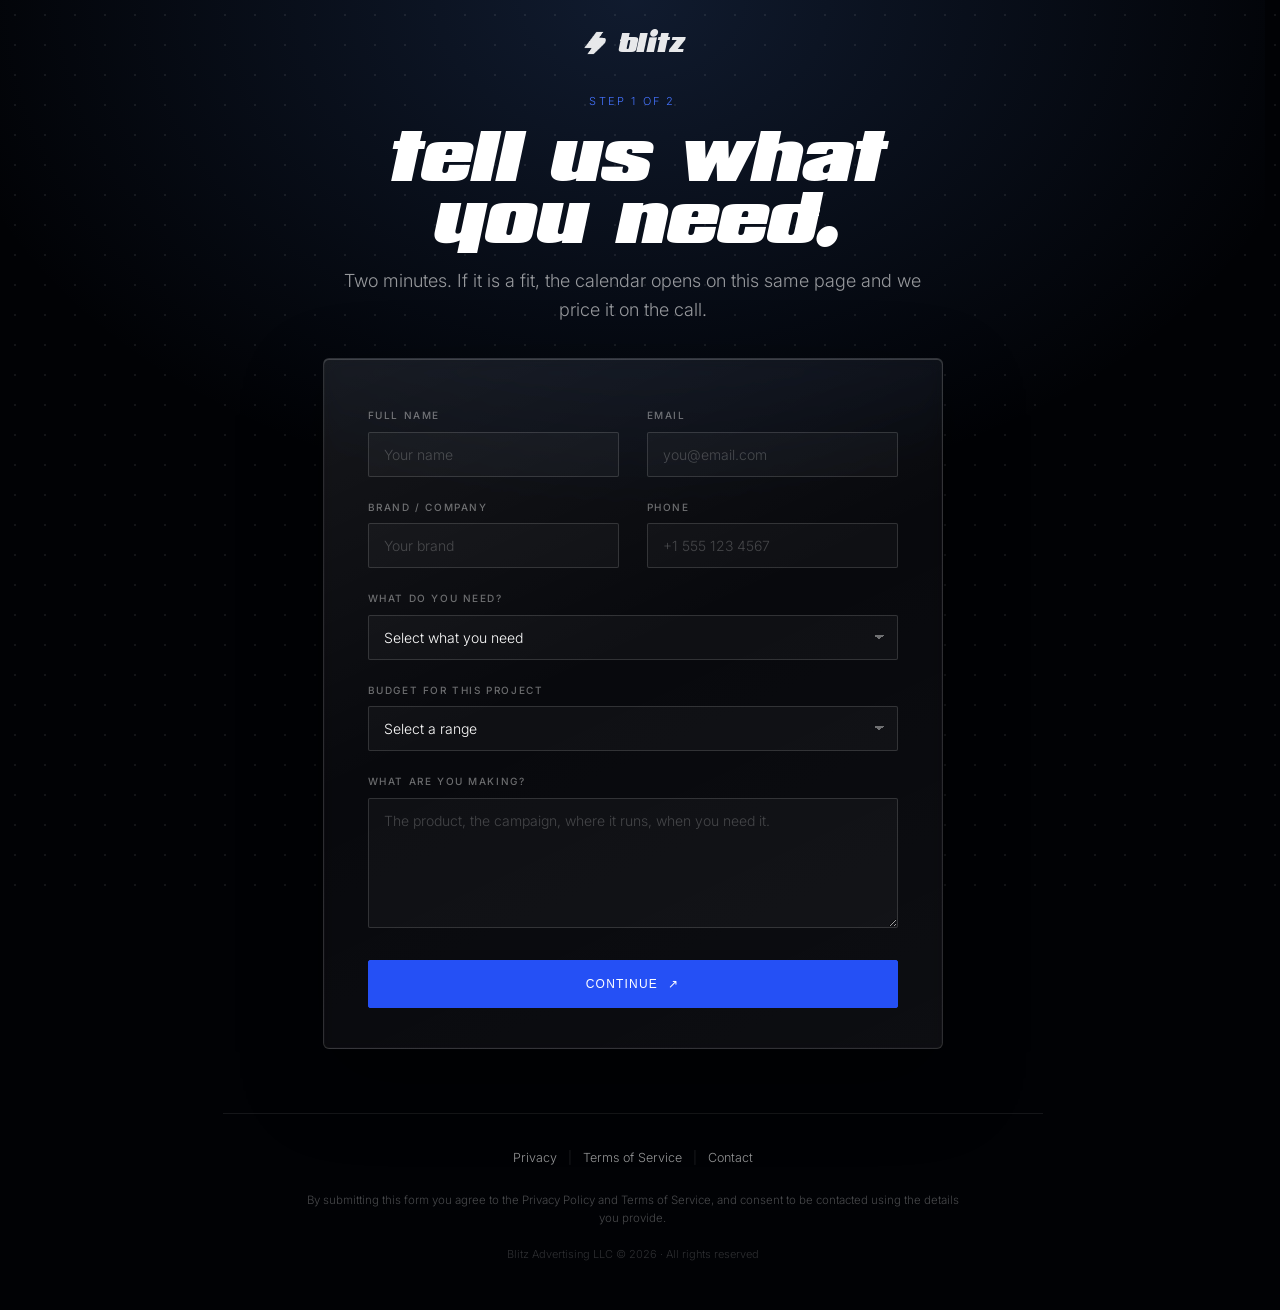
<file: noaislop-7k2x9m/book/index.html>
<!DOCTYPE html>
<html lang="en">
<head>
  <meta charset="UTF-8">
  <meta name="viewport" content="width=device-width, initial-scale=1.0">

  <title>Book Your Call — Blitz</title>
  <meta name="description" content="Tell us what you are making and book your call.">
  <!-- noindex: es el segundo paso de un embudo de pago, no una pagina de busqueda. -->
  <meta name="robots" content="noindex, nofollow">

  <link rel="stylesheet" href="../../styles.css?v=61">
  <link rel="stylesheet" href="../funnel.css?v=11">
  <link rel="icon" type="image/png" href="../../assets/blitz-favicon.png">

  <!-- Meta Pixel Code -->
  <script>
  !function(f,b,e,v,n,t,s)
  {if(f.fbq)return;n=f.fbq=function(){n.callMethod?
  n.callMethod.apply(n,arguments):n.queue.push(arguments)};
  if(!f._fbq)f._fbq=n;n.push=n;n.loaded=!0;n.version="2.0";
  n.queue=[];t=b.createElement(e);t.async=!0;
  t.src=v;s=b.getElementsByTagName(e)[0];
  s.parentNode.insertBefore(t,s)}(window, document,"script",
  "https://connect.facebook.net/en_US/fbevents.js");
  fbq("init", "775347661459841");
  fbq("track", "PageView");
  </script>
  <noscript><img height="1" width="1" style="display:none"
  src="https://www.facebook.com/tr?id=775347661459841&ev=PageView&noscript=1"
  /></noscript>
  <!-- End Meta Pixel Code -->
  <!-- Whop Pixel -->
  <script>!function(w,d,s,u,n,a,b){if(w[n])return;a=w[n]={q:[],t:+new Date,s:[],o:u,track:function(){a.q.push([+new Date].concat([].slice.call(arguments)))},setScope:function(){a.s=[].slice.call(arguments).filter(function(x){return typeof x==="string"});a.q.push([+new Date,"setScope"].concat(a.s))},scope:function(){var c=[].slice.call(arguments);return{track:function(){a.q.push([+new Date].concat([].slice.call(arguments)).concat([{__scope:c}]))}}}};b=d.createElement(s);b.async=1;b.src=u+"/s.js";d.getElementsByTagName(s)[0].parentNode.insertBefore(b,d.getElementsByTagName(s)[0])}(window,document,"script","https://t.whop.tw","whop");whop.setScope("biz_LjYJNK8Vo7Cqlr");whop.track("page");</script>
</head>
<body class="vsl-page">

  <!-- La marca lleva de vuelta a la landing, no a la home: el unico camino que
       existe aqui es hacia delante o un paso atras dentro del embudo. -->
  <header class="v-top">
    <a id="volver" class="v-back" href="../">
      <img src="../../assets/blitz-icon-white.png" alt="Blitz" class="v-logo-icon">
      <span class="v-logo-word">blitz</span>
    </a>
  </header>

  <section class="v-book-page">

    <!-- El encabezado del paso 1 se esconde al pasar al 2: dejarlo puesto hacia
         que se vieran los dos pasos a la vez, uno debajo del otro. -->
    <div id="paso1">
      <p class="v-step">Step 1 of 2</p>
      <h1 class="v-h2">tell us what<br>you need.</h1>
      <p class="v-sub v-sub--tight">
        Two minutes. If it is a fit, the calendar opens on this same page and we
        price it on the call.
      </p>
    </div>

    <div class="v-form-wrap">
      <form id="funnelForm" class="contact-form" onsubmit="handleSubmit(event)">

        <input type="hidden" name="access_key" value="27aeeb56-b1e2-402e-bf45-d9bee9b41a8e">
        <input type="hidden" name="subject" value="New AI funnel lead — Blitz">
        <input type="hidden" name="from_name" value="Blitz AI Funnel">
        <!-- De donde vino. Sin esto, un lead del anuncio y uno de /apply/ caen
             en el mismo correo y no hay forma de distinguirlos. -->
        <input type="hidden" name="source" value="/ai/ VSL funnel">
        <input type="hidden" name="ad_ref" id="adRef" value="">
        <input type="checkbox" name="botcheck" style="display:none" tabindex="-1" autocomplete="off">

        <div class="form-row">
          <div class="form-group">
            <label class="form-label" for="name">Full Name</label>
            <input class="form-input" type="text" id="name" name="name" placeholder="Your name" required>
          </div>
          <div class="form-group">
            <label class="form-label" for="email">Email</label>
            <input class="form-input" type="email" id="email" name="email" placeholder="you@email.com" required>
          </div>
          <div class="form-group">
            <label class="form-label" for="company">Brand / Company</label>
            <input class="form-input" type="text" id="company" name="company" placeholder="Your brand" required>
          </div>
          <div class="form-group">
            <label class="form-label" for="phone">Phone</label>
            <input class="form-input" type="tel" inputmode="tel" id="phone" name="phone"
                   placeholder="+1 555 123 4567" required minlength="7" maxlength="20"
                   pattern="[\d+\-\(\) ]{7,20}" title="Enter a valid phone number (at least 7 digits)">
          </div>
          <div class="form-group full">
            <label class="form-label" for="service">What do you need?</label>
            <select class="form-select" id="service" name="service" required>
              <option value="" disabled selected>Select what you need</option>
              <option value="Commercial / brand film">Commercial / brand film</option>
              <option value="Short form (reels, ad creatives)">Short form — reels, ad creatives</option>
              <option value="Product imagery">Product imagery / stills</option>
              <option value="Mixed — video and stills">Mixed — video and stills</option>
              <option value="Not sure yet">Not sure yet</option>
            </select>
          </div>
          <div class="form-group full">
            <label class="form-label" for="budget">Budget for this project</label>
            <select class="form-select" id="budget" name="budget" required>
              <option value="" disabled selected>Select a range</option>
              <option value="Less than $500">Less than $500</option>
              <option value="$500 – $1,500">$500 – $1,500</option>
              <option value="$1,500 – $5,000">$1,500 – $5,000</option>
              <option value="$5,000+">$5,000+</option>
            </select>
          </div>
          <div class="form-group full">
            <label class="form-label" for="message">What are you making?</label>
            <textarea class="form-textarea" id="message" name="message" placeholder="The product, the campaign, where it runs, when you need it." required></textarea>
          </div>
        </div>

        <button type="submit" class="form-submit">Continue <span>↗</span></button>
      </form>

      <!-- No califica: se le agradece y no ve calendario. -->
      <div id="formSuccess" class="form-success">
        <span class="section-num">STATUS</span>
        <h2 class="contact-headline">received.</h2>
        <p class="contact-sub">Thanks for reaching out. Expect to hear from us within 24 hours.</p>
      </div>

      <!-- Califica ($500+): el calendario sale aqui mismo, sin cambiar de
           pagina. Cada salto extra entre el formulario y la agenda cuesta
           reservas. -->
      <div id="formSuccessQualified" class="form-success" style="display:none;">
        <p class="v-step">Step 2 of 2</p>
        <h2 class="contact-headline">pick a time.</h2>
        <p class="contact-sub">15 minutes. Bring what you are making and you leave with the exact price.</p>
        <div class="booking-embed">
          <div class="calendly-inline-widget" id="cal"
               data-url="https://calendly.com/adsbyblitz/30min?hide_event_type_details=1&hide_gdpr_banner=1"
               style="min-width:320px;height:700px;"></div>
          <script type="text/javascript" src="https://assets.calendly.com/assets/external/widget.js" async></script>
        </div>
      </div>
    </div>
  </section>

  <footer class="v-foot">
    <div class="v-foot-links">
      <a href="/privacy-policy/">Privacy</a><span>|</span>
      <a href="/terms-of-service/">Terms of Service</a><span>|</span>
      <a href="mailto:adsbyblitz@gmail.com">Contact</a>
    </div>
    <p class="v-legal">
      By submitting this form you agree to the Privacy Policy and Terms of Service,
      and consent to be contacted using the details you provide.
    </p>
    <p class="v-copy">Blitz Advertising LLC &copy; 2026 &middot; All rights reserved</p>
  </footer>

  <script>
    /* De que anuncio vino. Viaja desde la landing en la URL y acaba dentro del
       correo del lead, para saber que campaña y que boton lo trajo. */
    (function(){
      const p = new URLSearchParams(location.search);
      const campos = ["utm_source","utm_medium","utm_campaign","utm_content","utm_term","fbclid","ad_id","from"];
      const traidos = campos.filter(k => p.get(k)).map(k => k + "=" + p.get(k));
      const el = document.getElementById("adRef");
      if(el) el.value = traidos.length ? traidos.join(" | ") : "sin parametros";
      /* Volver a la landing conservando los parametros, para no romper el
         rastro si la persona retrocede y vuelve a entrar. */
      const v = document.getElementById("volver");
      if(v && location.search) v.href = "../" + location.search;
    })();

    /* Telefono: limpia lo que no es telefono y exige 10 digitos. Mismo criterio
       que /apply/ — un telefono corto es un lead inservible. */
    const phoneInput = document.getElementById("phone");
    const MIN_PHONE_DIGITS = 10;
    function countDigits(s){ return (s.match(/\d/g) || []).length; }
    function validatePhone(){
      const digits = countDigits(phoneInput.value);
      if(digits === 0) phoneInput.setCustomValidity("Please enter your phone number.");
      else if(digits < MIN_PHONE_DIGITS) phoneInput.setCustomValidity(`Phone number is too short — please enter at least ${MIN_PHONE_DIGITS} digits (you have ${digits}).`);
      else phoneInput.setCustomValidity("");
    }
    if(phoneInput){
      phoneInput.addEventListener("input", (e) => {
        const cleaned = e.target.value.replace(/[^\d+\-() ]/g, "");
        if(cleaned !== e.target.value) e.target.value = cleaned;
        validatePhone();
      });
      phoneInput.addEventListener("paste", (e) => {
        const pasted = (e.clipboardData || window.clipboardData).getData("text");
        if(/[^\d+\-() ]/.test(pasted)){
          e.preventDefault();
          const cleaned = pasted.replace(/[^\d+\-() ]/g, "");
          const start = phoneInput.selectionStart, end = phoneInput.selectionEnd;
          phoneInput.value = phoneInput.value.slice(0, start) + cleaned + phoneInput.value.slice(end);
          validatePhone();
        }
      });
      phoneInput.addEventListener("blur", validatePhone);
    }

    async function handleSubmit(e){
      e.preventDefault();
      const form = document.getElementById("funnelForm");
      const btn = form.querySelector(".form-submit");
      const originalBtnHTML = btn.innerHTML;
      btn.disabled = true;
      btn.innerHTML = 'Sending… <span>↗</span>';

      const formData = new FormData(form);
      try{
        const res = await fetch("https://api.web3forms.com/submit", { method:"POST", body:formData });
        const data = await res.json();
        if(data.success){
          if(typeof fbq !== "undefined") fbq("track", "Lead");

          /* Mismo corte que /apply/: $500 es la linea. */
          const budget = document.getElementById("budget").value;
          const isQualified = budget && budget !== "Less than $500";

          form.style.display = "none";
          const intro = document.getElementById("paso1");
          if(intro) intro.style.display = "none";
          const successEl = isQualified
            ? document.getElementById("formSuccessQualified")
            : document.getElementById("formSuccess");
          successEl.style.display = "block";

          /* Evento aparte para optimizar la campaña contra los que SI califican.
             Optimizando contra "Lead" a secas, Meta trae volumen barato de gente
             sin presupuesto — justo lo que se filtra aqui. */
          if(isQualified && typeof fbq !== "undefined"){
            fbq("trackCustom", "QualifiedLead", { budget: budget });
          }

          window.scrollTo({ top: 0, behavior: "smooth" });
        } else {
          throw new Error(data.message || "Submission failed");
        }
      }catch(err){
        btn.disabled = false;
        btn.innerHTML = originalBtnHTML;
        alert("Sorry, something went wrong. Please try again or email us directly at adsbyblitz@gmail.com");
        console.error(err);
      }
    }

    /* Cuando Calendly confirma la reserva avisa por mensaje. Ese es el evento
       que vale para optimizar: una llamada agendada, no un formulario enviado. */
    window.addEventListener("message", (e) => {
      if(!e.data || typeof e.data.event !== "string") return;
      if(e.data.event === "calendly.event_scheduled" && typeof fbq !== "undefined"){
        fbq("track", "Schedule");
        fbq("trackCustom", "CallBooked");
      }
    });
  </script>
</body>
</html>
</file>
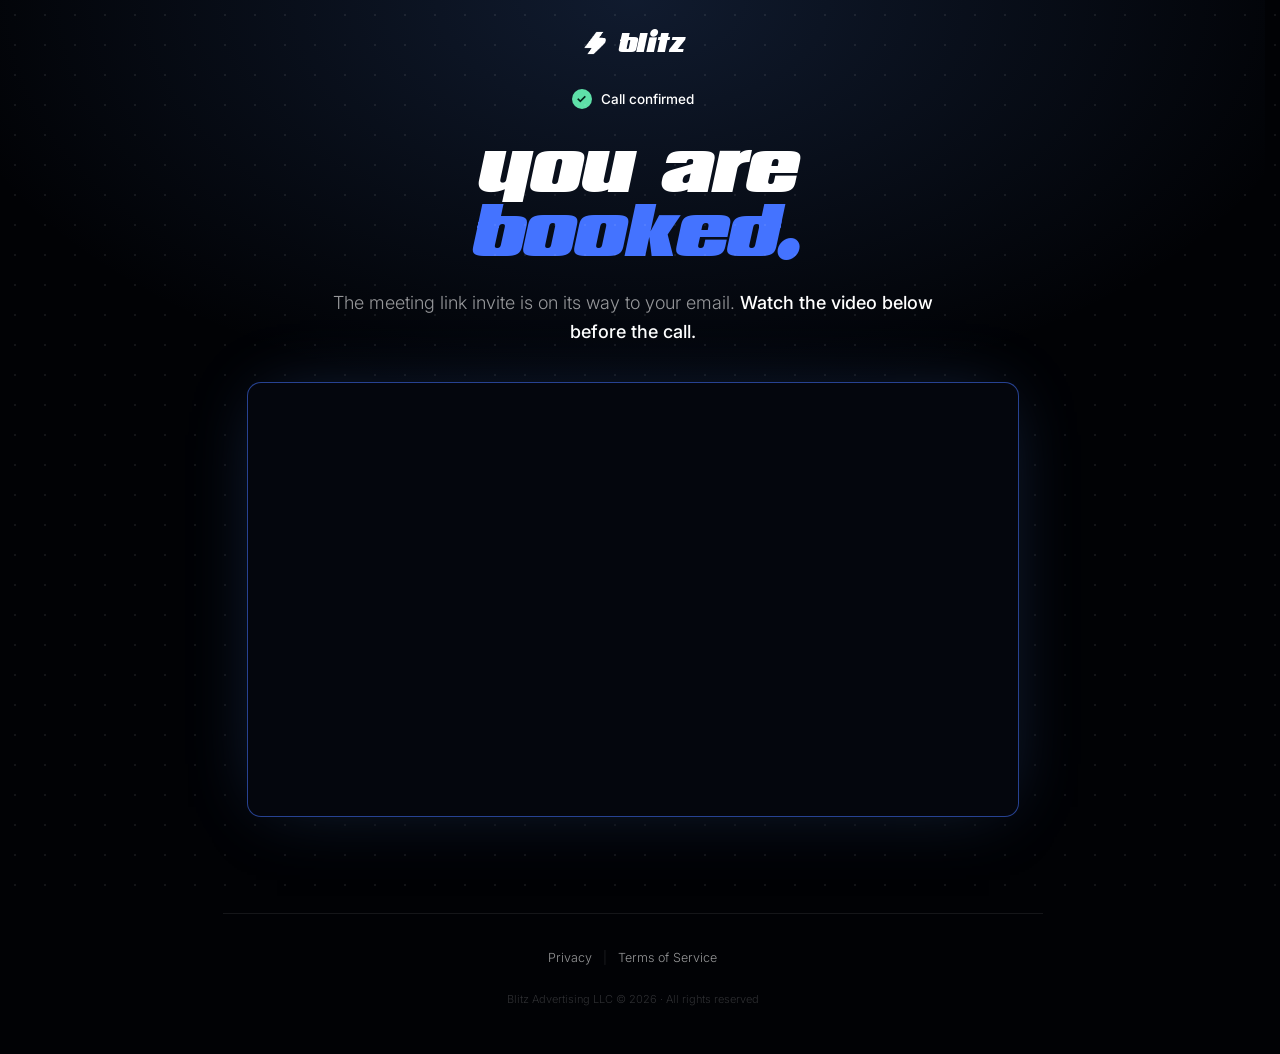
<file: noaislop-7k2x9m/booked/index.html>
<!DOCTYPE html>
<html lang="en">
<head>
  <meta charset="UTF-8">
  <meta name="viewport" content="width=device-width, initial-scale=1.0">
  <!-- Sin la "/" final, el navegador busca el CSS, el video y las imagenes en
       la carpeta equivocada y la pagina sale vacia. Se le pone la "/" antes de
       cargar nada (y antes del pixel, para que la visita cuente una vez). -->
  <script>(function(){ var p = location.pathname; if(p.endsWith("/")) return;
    p = p.replace(/\/index\.html$/, "/"); if(!p.endsWith("/")) p += "/";
    location.replace(p + location.search + location.hash); })();</script>

  <!-- Pagina de gracias. Solo se llega aqui al reservar en el calendario de la
       landing, y el calendario solo se abre a quien califica ($500+). -->
  <title>You Are Booked — Blitz</title>
  <meta name="robots" content="noindex, nofollow">

  <link rel="stylesheet" href="../../styles.css?v=61">
  <link rel="stylesheet" href="../funnel.css?v=38">
  <link rel="icon" type="image/png" href="../../assets/blitz-favicon.png">

  <!-- Meta Pixel Code -->
  <script>
  !function(f,b,e,v,n,t,s)
  {if(f.fbq)return;n=f.fbq=function(){n.callMethod?
  n.callMethod.apply(n,arguments):n.queue.push(arguments)};
  if(!f._fbq)f._fbq=n;n.push=n;n.loaded=!0;n.version="2.0";
  n.queue=[];t=b.createElement(e);t.async=!0;
  t.src=v;s=b.getElementsByTagName(e)[0];
  s.parentNode.insertBefore(t,s)}(window, document,"script",
  "https://connect.facebook.net/en_US/fbevents.js");
  fbq("init", "775347661459841");
  fbq("track", "PageView");
  /* Schedule solo si se viene de una reserva de verdad (la landing deja la
     marca justo antes de mandar aqui). Se borra al usarla: recargar la pagina
     o volver a entrar no cuenta otra llamada. */
  (function(){
    var ok = false;
    try{
      var t = +sessionStorage.getItem("blitzBooked");
      ok = t > 0 && (Date.now() - t) < 10 * 60 * 1000;
      sessionStorage.removeItem("blitzBooked");
    }catch(_){}
    if(ok){
      /* De donde viene la reserva: el funnel del anuncio o el formulario de la
         web principal (/apply/ manda ?src=apply). Asi se pueden separar en Meta. */
      var src = /[?&]src=apply\b/.test(location.search) ? "apply" : "funnel";
      fbq("track", "Schedule", { source: src });
      fbq("trackCustom", "CallBooked", { source: src });
    }
  })();
  </script>
  <noscript><img height="1" width="1" style="display:none"
  src="https://www.facebook.com/tr?id=775347661459841&ev=PageView&noscript=1"
  /></noscript>
  <!-- End Meta Pixel Code -->
  <!-- Whop Pixel -->
  <script>!function(w,d,s,u,n,a,b){if(w[n])return;a=w[n]={q:[],t:+new Date,s:[],o:u,track:function(){a.q.push([+new Date].concat([].slice.call(arguments)))},setScope:function(){a.s=[].slice.call(arguments).filter(function(x){return typeof x==="string"});a.q.push([+new Date,"setScope"].concat(a.s))},scope:function(){var c=[].slice.call(arguments);return{track:function(){a.q.push([+new Date].concat([].slice.call(arguments)).concat([{__scope:c}]))}}}};b=d.createElement(s);b.async=1;b.src=u+"/s.js";d.getElementsByTagName(s)[0].parentNode.insertBefore(b,d.getElementsByTagName(s)[0])}(window,document,"script","https://t.whop.tw","whop");whop.setScope("biz_LjYJNK8Vo7Cqlr");whop.track("page");</script>
</head>
<body class="vsl-page">

  <header class="v-top">
    <img src="../../assets/blitz-icon-white.png" alt="Blitz" class="v-logo-icon">
    <span class="v-logo-word">blitz</span>
  </header>

  <section class="v-hero">

    <div class="v-proof">
      <span class="v-booked-check">✓</span>
      <span><b>Call confirmed</b></span>
    </div>

    <h1 class="v-headline">
      you are<br>
      <span class="v-accent">booked.</span>
    </h1>

    <p class="v-sub">
      The meeting link invite is on its way to your email.
      <b>Watch the video below before the call.</b>
    </p>

    <!-- EL VSL. Para publicarlo: deja el archivo en assets/vsl.mp4 y pon su
         nombre en VSL_SRC, abajo en el script. Vacio = sale el hueco marcado. -->
    <div class="v-video" id="vslBox">
      <div class="v-video-slot" id="vslSlot">
        <span class="v-slot-tag">VSL</span>
        <p class="v-slot-msg">El vídeo va aquí.<br><span>Sube el archivo a <code>assets/vsl.mp4</code> y escribe su nombre en <code>VSL_SRC</code>.</span></p>
      </div>
    </div>

  </section>


  <footer class="v-foot">
    <div class="v-foot-links">
      <a href="/privacy-policy/">Privacy</a><span>|</span>
      <a href="/terms-of-service/">Terms of Service</a>
    </div>
    <p class="v-copy">Blitz Advertising LLC &copy; 2026 &middot; All rights reserved</p>
  </footer>

  <script src="../video.js?v=8"></script>
  <script>
    /* ─── EL VSL ─────────────────────────────────
       Pon aqui el nombre del archivo cuando lo tengas:
           const VSL_SRC = "../../assets/vsl.mp4";
       O pega el link de YouTube tal cual (sale sin barra para adelantar y se
       mide cuanto lo ven; ver video.js). Vacio = sale el hueco marcado. */
    const VSL_SRC    = "https://youtu.be/SmIEaVyfy4E";
    const VSL_POSTER = "../../assets/work/work_03.jpg";

    montarVideo({
      box: document.getElementById("vslBox"), src: VSL_SRC, poster: VSL_POSTER,
      evPlay: "VSLPlay", evProgress: "VSLProgress", velocidad: 1.25, subtitulos: "es"
    });
  </script>
</body>
</html>
</file>
<file: styles.css>
/* ─────────────────────────────────────────────
   BLITZ — Global Styles
───────────────────────────────────────────── */

@import url('https://fonts.googleapis.com/css2?family=Inter:ital,wght@0,300;0,400;0,500;1,300&display=swap');

@font-face {
  font-family: 'Padaloma';
  src: url('assets/padaloma.italic.ttf') format('truetype');
  font-weight: normal;
  font-style: italic;
  font-display: swap;
}

:root {
  --bg: #010205;
  --white: #ffffff;
  --blue: #1f48c8;
  --blue-bright: #3a66e0;
  --blue-glow: rgba(77, 126, 212, 0.32);
  --border: rgba(255,255,255,0.08);
  --border-mid: rgba(255,255,255,0.14);
  --muted: rgba(255,255,255,0.38);
  --muted-mid: rgba(255,255,255,0.58);
  --font-display: 'Padaloma', Georgia, serif;
  --font-body: 'Inter', sans-serif;
  --ease-out: cubic-bezier(0.16, 1, 0.3, 1);
}

*, *::before, *::after { box-sizing: border-box; margin: 0; padding: 0; }
html {
  font-size: 16px;
  scrollbar-gutter: stable;  /* reserve scrollbar space so layout stays centered consistently */
  overflow-x: hidden;
  overscroll-behavior-x: none;
  max-width: 100vw;
}
body {
  overflow-x: hidden;
  max-width: 100vw;
  width: 100%;
}

body {
  background: var(--bg);
  color: var(--white);
  font-family: var(--font-body);
  font-weight: 300;
  line-height: 1.65;
  overflow-x: hidden;
  cursor: none;
}

/* ─── GRAIN ─────────────────────────────────── */
body::after {
  content: '';
  position: fixed;
  inset: -200%;
  width: 400%;
  height: 400%;
  background-image: url("data:image/svg+xml,%3Csvg viewBox='0 0 256 256' xmlns='http://www.w3.org/2000/svg'%3E%3Cfilter id='n'%3E%3CfeTurbulence type='fractalNoise' baseFrequency='0.85' numOctaves='4' stitchTiles='stitch'/%3E%3C/filter%3E%3Crect width='100%25' height='100%25' filter='url(%23n)'/%3E%3C/svg%3E");
  background-size: 256px 256px;
  opacity: 0.08;
  pointer-events: none;
  z-index: 9999;
  animation: grain 0.45s steps(1) infinite;
}

@keyframes grain {
  0%   { transform: translate(0,0); }
  11%  { transform: translate(-3%,-4%); }
  22%  { transform: translate(4%, 2%); }
  33%  { transform: translate(-2%, 5%); }
  44%  { transform: translate(5%,-2%); }
  55%  { transform: translate(-4%, 4%); }
  66%  { transform: translate(3%,-5%); }
  77%  { transform: translate(-5%, 3%); }
  88%  { transform: translate(4%, 4%); }
  100% { transform: translate(-3%,-3%); }
}

/* ─── DOT GRID ───────────────────────────────── */
body::before {
  content: '';
  position: fixed;
  inset: 0;
  background-image: radial-gradient(circle, rgba(255,255,255,0.075) 1px, transparent 1px);
  background-size: 30px 30px;
  pointer-events: none;
  z-index: 0;
}

/* ─── CURSOR ─────────────────────────────────── */
.cursor {
  position: fixed;
  width: 6px; height: 6px;
  background: #fff;
  border-radius: 50%;
  pointer-events: none;
  transform: translate(-50%,-50%);
  z-index: 10000;
  mix-blend-mode: difference;
  transition: width .2s, height .2s;
}
.cursor-ring {
  position: fixed;
  width: 32px; height: 32px;
  border: 1px solid rgba(255,255,255,0.45);
  border-radius: 50%;
  pointer-events: none;
  transform: translate(-50%,-50%);
  z-index: 10000;
  mix-blend-mode: difference;
  transition: width .3s var(--ease-out), height .3s var(--ease-out), border-color .3s;
}
.cursor.hover { width: 10px; height: 10px; }
.cursor-ring.hover { width: 50px; height: 50px; border-color: var(--blue-bright); }
.cursor-ring.cursor-ring--work {
  width: 64px;
  height: 64px;
  background: var(--blue);
  border-color: var(--blue);
}

/* ─── NAV ────────────────────────────────────── */
.nav {
  position: fixed;
  top: 0; left: 0; right: 0;
  z-index: 900;
  display: flex;
  align-items: center;
  justify-content: space-between;
  padding: 0 48px;
  height: 62px;
  transition: background .4s, border-color .4s;
  border-bottom: 1px solid transparent;
}
.nav.scrolled {
  background: rgba(6,8,15,0.82);
  backdrop-filter: blur(18px);
  -webkit-backdrop-filter: blur(18px);
  border-bottom-color: var(--border);
}
.nav-logo {
  display: flex;
  align-items: center;
  gap: 10px;
  text-decoration: none;
}
.nav-icon { height: 30px; width: auto; }
.nav-wordmark {
  font-family: var(--font-display);
  font-style: italic;
  font-size: 26px;
  color: #fff;
  letter-spacing: -0.01em;
  line-height: 1;
}
.nav-links {
  display: flex;
  gap: 36px;
  position: absolute;
  left: 50%;
  transform: translateX(-50%);
}
.nav-link {
  font-size: 11px;
  font-weight: 400;
  letter-spacing: 0.1em;
  text-transform: uppercase;
  color: var(--muted);
  text-decoration: none;
  transition: color .2s;
}
.nav-link:hover { color: #fff; }
.nav-cta {
  font-size: 11px;
  font-weight: 500;
  letter-spacing: 0.08em;
  text-transform: uppercase;
  color: #fff;
  text-decoration: none;
  border: 1px solid rgba(31,72,200,0.6);
  padding: 9px 22px;
  border-radius: 2px;
  transition: background .25s, border-color .25s, box-shadow .25s;
}
.nav-cta:hover {
  background: var(--blue);
  border-color: var(--blue);
  box-shadow: 0 0 38px rgba(74,125,240,0.65), 0 0 14px rgba(74,125,240,0.5);
}

/* ─── HERO ───────────────────────────────────── */
.hero {
  position: relative;
  padding: 0 48px;
  /* No overflow clipping here — html/body already block horizontal scroll.
     Clipping on one axis forces the other to compute as `auto`, which slices
     the blurred glow flat at the section edge and shows as a hard-edged patch. */
  z-index: 1;
  min-height: 100vh;
  display: flex;
  flex-direction: column;
}
.hero-top {
  display: flex;
  justify-content: space-between;
  align-items: center;
  padding-top: 80px;
  padding-bottom: 16px;
  border-bottom: 1px solid var(--border);
  position: relative;
  z-index: 2;
}
.hero-eyebrow {
  font-size: 11px;
  font-weight: 400;
  letter-spacing: 0.14em;
  text-transform: uppercase;
  color: var(--muted);
}
.hero-center {
  flex: 1;
  display: flex;
  align-items: center;
  padding: 44px 0 32px;
  overflow: visible;
  position: relative;
  z-index: 2;
}
.hero-headline {
  font-family: var(--font-display);
  font-style: italic;
  font-size: clamp(52px, 8vw, 116px);
  font-weight: normal;
  line-height: 1.02;
  letter-spacing: -0.03em;
  color: #fff;
  text-transform: lowercase;
  overflow: visible;
}
.hl-line { display: block; }
.hl-amp {
  color: transparent;
  -webkit-text-stroke: 2px rgba(255,255,255,0.92);
  text-stroke: 2px rgba(255,255,255,0.92);
}
.hero-sub-tag {
  font-family: var(--font-body);
  font-size: clamp(18px, 1.8vw, 24px);
  font-weight: 300;
  color: rgba(255,255,255,0.48);
  letter-spacing: 0.06em;
  text-transform: uppercase;
  margin-top: 28px;
}

.hero-bottom {
  display: flex;
  justify-content: flex-end;
  align-items: center;
  padding-top: 10px;
  padding-bottom: 10px;
}
.hero-bottom { min-height: 24px; }

/* CRT scanline / shimmer overlay */
.hero-scanlines {
  position: absolute;
  inset: 0;
  pointer-events: none;
  z-index: 3;
  background-image: repeating-linear-gradient(
    to bottom,
    rgba(255,255,255,0.055) 0px,
    rgba(255,255,255,0.055) 1px,
    transparent 1px,
    transparent 3px
  );
  -webkit-mask-image: linear-gradient(to bottom, #000 0%, #000 68%, transparent 100%);
  mask-image: linear-gradient(to bottom, #000 0%, #000 68%, transparent 100%);
}
/* cursor-reactive CRT glow */
.hero-scanlines::before {
  content: '';
  position: absolute;
  inset: 0;
  background: radial-gradient(240px circle at var(--crt-x, 50%) var(--crt-y, 35%),
    rgba(95,140,225,0.20) 0%,
    rgba(95,140,225,0.07) 38%,
    transparent 68%);
}
.hero-scanlines::after {
  content: '';
  position: absolute;
  left: 0;
  right: 0;
  height: 38%;
  background: linear-gradient(to bottom,
    transparent 0%,
    rgba(95,140,225,0.11) 50%,
    transparent 100%);
  animation: crtSweep 7s linear infinite;
}
@keyframes crtSweep {
  0%   { top: -40%; }
  100% { top: 100%; }
}
/* Glow blobs */
.hero-glow {
  position: absolute;
  pointer-events: none;
  border-radius: 50%;
  z-index: 0;
}
.hero-glow--1 {
  width: 800px; height: 800px;
  right: -180px; top: -120px;
  background: radial-gradient(circle, rgba(77,126,212,0.26) 0%, transparent 65%);
  filter: blur(60px);
}
.hero-glow--2 {
  width: 600px; height: 600px;
  left: -100px; bottom: -100px;
  background: radial-gradient(circle, rgba(77,126,212,0.14) 0%, transparent 68%);
  filter: blur(60px);
}

/* ─── LOGO STRIP ────────────────────────────── */
.logo-strip {
  position: relative;
  z-index: 1;
  overflow: hidden;
  padding-top: 10px;
}

.logo-strip-label {
  font-size: 13px;
  font-weight: 400;
  letter-spacing: 0.12em;
  text-transform: uppercase;
  color: rgba(255,255,255,0.32);
  margin: 24px 0 24px;
  text-align: center;
}

.logo-marquee-wrap {
  overflow: hidden;
  width: 100%;
  border-top: 1px solid var(--border);
  border-bottom: 1px solid var(--border);
  padding: 18px 0;
  background: rgba(31,72,200,0.04);
}

.logo-marquee-track {
  display: flex;
  align-items: center;
  white-space: nowrap;
  animation: logoScroll 40s linear infinite;
}

.logo-item {
  font-size: 13px;
  font-weight: 400;
  letter-spacing: 0.1em;
  text-transform: uppercase;
  color: var(--muted);
  padding: 0 36px;
  white-space: nowrap;
  flex-shrink: 0;
  transition: color 0.2s;
}

.logo-item:hover { color: rgba(255,255,255,0.72); }

.logo-sep {
  color: var(--blue);
  flex-shrink: 0;
  font-size: 10px;
  padding: 0 6px;
}

/* When logo images provided, replace spans with imgs */
.logo-item img {
  height: 20px;
  width: auto;
  filter: brightness(0) invert(1);
  opacity: 0.32;
  transition: opacity 0.2s;
  vertical-align: middle;
}
.logo-item img:hover { opacity: 0.7; }

@keyframes logoScroll {
  from { transform: translateX(0); }
  to   { transform: translateX(-50%); }
}

/* ─── SECTION BASE ───────────────────────────── */
.section {
  position: relative;
  padding: 96px 48px;
  z-index: 1;
}

/* Section label row — sits at top of every section */
.section-meta {
  display: flex;
  flex-direction: row;
  align-items: center;
  gap: 14px;
  margin-bottom: 60px;
  padding-bottom: 16px;
  border-bottom: 1px solid var(--border);
}
.section-num {
  font-size: 17px;
  font-weight: 500;
  letter-spacing: 0.14em;
  text-transform: uppercase;
  color: var(--blue);
}
.section-label {
  font-size: 17px;
  font-weight: 400;
  letter-spacing: 0.08em;
  text-transform: uppercase;
  color: rgba(255,255,255,0.4);
}

.rule { height: 1px; background: var(--border); }

/* ─── 001 WHY BLITZ ──────────────────────────── */
.section--why {
  background: transparent;
  position: relative;
}
.section--why::before {
  content: '';
  position: absolute;
  width: 720px;
  height: 720px;
  right: -180px;
  top: -120px;
  background: radial-gradient(circle, rgba(77,126,212,0.16) 0%, transparent 65%);
  filter: blur(50px);
  pointer-events: none;
  z-index: 0;
}
.section--why > * { position: relative; z-index: 1; }

.section-content { max-width: 1200px; }

.statement-text {
  font-family: var(--font-display);
  font-style: italic;
  font-size: clamp(20px, 3.5vw, 50px);
  font-weight: normal;
  line-height: 1.16;
  letter-spacing: -0.025em;
  color: #fff;
  text-transform: lowercase;
  max-width: none;
  margin-bottom: 64px;
  padding-left: 32px;
  border-left: 2px solid var(--blue);
}
.statement-text span {
  display: block;
  white-space: nowrap;
}
.statement-sub {
  display: none;
}
.stats-row {
  display: grid;
  grid-template-columns: repeat(4, 1fr);
  gap: 1px;
  background: transparent;
  border: 1px solid var(--border-mid);
  width: 100%;
}
.stats-row--full {
  width: calc(100% + 96px);
  margin-left: -48px;
  margin-right: -48px;
  border-left: none;
  border-right: none;
}
.stat-item {
  background: linear-gradient(150deg,
    rgba(255,255,255,0.022) 0%,
    rgba(255,255,255,0.003) 55%,
    rgba(255,255,255,0.01) 100%);
  backdrop-filter: blur(1.5px) saturate(190%) brightness(1.14);
  -webkit-backdrop-filter: blur(1.5px) saturate(190%) brightness(1.14);
  box-shadow:
    inset 0 1px 0 rgba(255,255,255,0.3),
    inset 1px 0 0 rgba(255,255,255,0.07),
    inset 0 -1px 0 rgba(255,255,255,0.05);
  padding: 32px 26px;
  display: flex;
  flex-direction: column;
  align-items: center;
  text-align: center;
  gap: 8px;
  transition: background .3s;
}
.stat-item:hover {
  background: linear-gradient(150deg,
    rgba(58,102,224,0.2) 0%,
    rgba(58,102,224,0.04) 100%);
}
.stat-num {
  font-family: var(--font-display);
  font-style: italic;
  font-size: clamp(28px, 3vw, 44px);
  font-weight: normal;
  letter-spacing: -0.03em;
  color: #fff;
  line-height: 1;
}
.stat-num--big {
  font-size: clamp(40px, 4.5vw, 64px);
  line-height: 0.85;
}
.stat-label {
  font-size: 12px;
  font-weight: 400;
  letter-spacing: 0.12em;
  text-transform: uppercase;
  color: var(--muted-mid);
}

/* ─── 002 SERVICES ───────────────────────────── */
.section--services {
  background: transparent;
  position: relative;
}
.section--services::before {
  content: '';
  position: absolute;
  width: 700px;
  height: 700px;
  right: -150px;
  bottom: -100px;
  background: radial-gradient(circle, rgba(77,126,212,0.1) 0%, transparent 65%);
  filter: blur(60px);
  pointer-events: none;
  z-index: 0;
}
.section--services > * { position: relative; z-index: 1; }

.services-list { display: flex; flex-direction: column; }

.service-row {
  display: grid;
  grid-template-columns: 64px 1fr 1fr;
  gap: 48px;
  align-items: start;
  padding: 52px 0;
  border-bottom: 1px solid var(--border);
  transition: background .25s;
}
.service-row:first-child { border-top: 1px solid var(--border); }
.service-row:hover .service-name { color: var(--blue-bright); }

.service-index {
  font-size: 11px;
  font-weight: 400;
  letter-spacing: 0.16em;
  color: var(--blue);
  padding-top: 8px;
}
.service-name {
  font-family: var(--font-display);
  font-style: italic;
  font-size: clamp(34px, 3.6vw, 52px);
  font-weight: normal;
  line-height: 1.02;
  letter-spacing: -0.025em;
  color: #fff;
  text-transform: lowercase;
  transition: color .25s;
}
.service-row-right {
  display: flex;
  flex-direction: column;
  gap: 22px;
  padding-top: 10px;
}
.service-desc {
  font-size: 15px;
  font-weight: 300;
  line-height: 1.72;
  color: rgba(255,255,255,0.5);
}
.service-link {
  font-size: 11px;
  font-weight: 500;
  letter-spacing: 0.1em;
  text-transform: uppercase;
  color: var(--muted);
  text-decoration: none;
  border: 1px solid var(--border-mid);
  padding: 10px 22px;
  border-radius: 2px;
  align-self: flex-start;
  transition: color .25s, background .25s, border-color .25s, box-shadow .25s;
}
.service-link:hover {
  color: #fff;
  background: var(--blue);
  border-color: var(--blue);
  box-shadow: 0 0 38px rgba(74,125,240,0.65), 0 0 14px rgba(74,125,240,0.5);
}

.rule--inner { height: 1px; background: var(--border); margin: 0; }

/* ─── 003 BENEFITS ───────────────────────────── */
.section--benefits {
  background: transparent;
  position: relative;
}

.benefits-grid {
  display: grid;
  grid-template-columns: repeat(3, 1fr);
  gap: 1px;
  background: transparent;
  border: 1px solid var(--border-mid);
}
.benefit-card {
  background: linear-gradient(150deg,
    rgba(255,255,255,0.022) 0%,
    rgba(255,255,255,0.003) 55%,
    rgba(255,255,255,0.01) 100%);
  backdrop-filter: blur(1.5px) saturate(190%) brightness(1.14);
  -webkit-backdrop-filter: blur(1.5px) saturate(190%) brightness(1.14);
  box-shadow:
    inset 0 1px 0 rgba(255,255,255,0.3),
    inset 1px 0 0 rgba(255,255,255,0.07),
    inset 0 -1px 0 rgba(255,255,255,0.05);
  padding: 40px 32px;
  display: flex;
  flex-direction: column;
  gap: 14px;
  transition: background .3s;
}
.benefit-card:hover {
  background: linear-gradient(150deg,
    rgba(58,102,224,0.2) 0%,
    rgba(58,102,224,0.05) 100%);
}
.benefit-num {
  font-size: 10px;
  font-weight: 500;
  letter-spacing: 0.18em;
  color: var(--blue);
}
.benefit-title {
  font-family: var(--font-display);
  font-style: italic;
  font-size: clamp(20px, 1.8vw, 27px);
  font-weight: normal;
  line-height: 1.1;
  letter-spacing: -0.02em;
  color: #fff;
  text-transform: lowercase;
}
.benefit-desc {
  font-size: 15px;
  font-weight: 300;
  line-height: 1.7;
  color: rgba(255,255,255,0.5);
}

/* ─── 004 WORK ───────────────────────────────── */
.section--work { background: var(--bg); }

.work-grid {
  display: flex;
  flex-direction: column;
  gap: 10px;
}
.work-row {
  display: flex;
  gap: 10px;
}
.work-cell {
  flex: 1;
  position: relative;
  overflow: hidden;
}
.work-row--wide .work-cell { aspect-ratio: 16 / 9; }
.work-row--tall .work-cell { aspect-ratio: 4 / 5; }
.work-cell img {
  width: 100%;
  height: 100%;
  object-fit: cover;
  display: block;
  transition: filter .45s var(--ease-out);
  /* Image protection — disables drag, selection, iOS long-press save */
  -webkit-user-drag: none;
  -webkit-touch-callout: none;
  user-select: none;
  -webkit-user-select: none;
  pointer-events: auto;
}
.work-cell:hover img {
  filter: grayscale(1) invert(1) contrast(1.1);
}
/* empty placeholder — slot waiting for an image */
.work-cell--empty {
  background: rgba(255,255,255,0.02);
  border: 1px solid var(--border);
  display: flex;
  align-items: center;
  justify-content: center;
}
.work-cell--empty::after {
  content: 'coming soon';
  font-size: 10px;
  letter-spacing: 0.16em;
  text-transform: uppercase;
  color: rgba(255,255,255,0.16);
}

/* ─── 005 CLIENTS ────────────────────────────── */
.section--clients { background: rgba(31,72,200,0.025); }

.clients-content {
  display: grid;
  grid-template-columns: 1fr 1fr;
  gap: 80px;
  align-items: start;
}
.clients-statement {
  font-family: var(--font-display);
  font-style: italic;
  font-size: clamp(34px, 4vw, 58px);
  font-weight: normal;
  line-height: 1.08;
  letter-spacing: -0.03em;
  color: #fff;
  text-transform: lowercase;
}
.clients-list {
  display: flex;
  flex-direction: column;
}
.clients-list span {
  font-size: 13px;
  font-weight: 300;
  color: rgba(255,255,255,0.38);
  padding: 11px 0;
  border-bottom: 1px solid var(--border);
  letter-spacing: 0.02em;
  transition: color .2s, padding-left .2s;
}
.clients-list span:first-child { border-top: 1px solid var(--border); }
.clients-list span:hover { color: rgba(255,255,255,0.8); padding-left: 6px; }
.client-more { color: var(--blue) !important; font-style: italic; }

/* ─── 005 FAQ ────────────────────────────────── */
.section--faq {
  background: transparent;
  position: relative;
}

.faq-layout {
  display: grid;
  grid-template-columns: 1fr 0.82fr;
  gap: 56px;
  /* Centre the shorter column against the taller one so the FAQ list and the
     process timeline read as one balanced block instead of both hanging from the top. */
  align-items: center;
}
.faq-heading {
  font-family: var(--font-display);
  font-style: italic;
  font-size: clamp(34px, 4vw, 58px);
  font-weight: normal;
  letter-spacing: -0.03em;
  color: #fff;
  text-transform: lowercase;
  margin-bottom: 30px;
}
.faq-list { display: flex; flex-direction: column; }

/* ─── FAQ SIDE — PROCESS TIMELINE ───────────── */
.faq-side {
  align-self: start;
  display: flex;
  flex-direction: column;
  align-items: center;
}

.status-pulse {
  display: flex;
  align-items: center;
  gap: 12px;
  font-size: 12px;
  font-weight: 400;
  letter-spacing: 0.14em;
  text-transform: uppercase;
  color: var(--muted-mid);
  margin-bottom: 36px;
}
.pulse-dot {
  position: relative;
  width: 9px;
  height: 9px;
  border-radius: 50%;
  background: #3ddc84;
  flex-shrink: 0;
}
.pulse-dot::after {
  content: '';
  position: absolute;
  inset: 0;
  border-radius: 50%;
  background: #3ddc84;
  animation: pulseRing 2.4s ease-out infinite;
}
@keyframes pulseRing {
  0%   { transform: scale(1); opacity: 0.6; }
  100% { transform: scale(3.4); opacity: 0; }
}

.process-eyebrow {
  font-size: 11px;
  font-weight: 400;
  letter-spacing: 0.18em;
  text-transform: uppercase;
  color: var(--blue);
  margin-bottom: 14px;
}

.process { position: relative; display: flex; flex-direction: column; }
.process-step {
  position: relative;
  display: flex;
  gap: 24px;
  padding: 20px 0;
}
/* connecting line through node centers */
.process-step::before {
  content: '';
  position: absolute;
  left: 21px;
  top: 0;
  bottom: 0;
  width: 1px;
  background: linear-gradient(to bottom,
    rgba(31,72,200,0.45), rgba(31,72,200,0.15));
}
.process-step:first-child::before { top: 50%; }
.process-step:last-child::before { bottom: 50%; }

.process-num {
  position: relative;
  z-index: 1;
  flex-shrink: 0;
  width: 44px;
  height: 44px;
  display: flex;
  align-items: center;
  justify-content: center;
  font-family: var(--font-body);
  font-size: 12px;
  font-weight: 500;
  letter-spacing: 0.05em;
  color: var(--blue-bright);
  border: 1px solid rgba(31,72,200,0.45);
  border-radius: 50%;
  background: rgba(31,72,200,0.1);
  backdrop-filter: blur(10px);
  -webkit-backdrop-filter: blur(10px);
  box-shadow: 0 0 22px rgba(31,72,200,0.22), inset 0 0 12px rgba(31,72,200,0.1);
}
.process-text { padding-top: 5px; }
.process-name {
  font-family: var(--font-display);
  font-style: italic;
  font-size: 26px;
  font-weight: normal;
  letter-spacing: -0.02em;
  text-transform: lowercase;
  color: #fff;
  margin-bottom: 7px;
}
.process-desc {
  font-size: 14px;
  font-weight: 300;
  line-height: 1.6;
  color: rgba(255,255,255,0.46);
  max-width: 340px;
}

.faq-item {
  border-bottom: 1px solid var(--border);
  padding: 0 18px;
  margin: 0 -18px;
  border-radius: 10px;
  transition: background .35s var(--ease-out);
}
.faq-item:first-child { border-top: 1px solid var(--border); }
.faq-item--open {
  background: rgba(255,255,255,0.05);
  backdrop-filter: blur(14px);
  -webkit-backdrop-filter: blur(14px);
}

.faq-q {
  width: 100%;
  background: none;
  border: none;
  cursor: none;
  display: flex;
  justify-content: space-between;
  align-items: center;
  padding: 22px 0;
  color: #fff;
  font-family: var(--font-body);
  font-size: 15px;
  font-weight: 300;
  text-align: left;
  gap: 24px;
  transition: color .2s;
}
.faq-q:hover { color: var(--muted-mid); }
.faq-icon {
  font-size: 20px;
  font-weight: 200;
  color: var(--blue);
  flex-shrink: 0;
  transition: transform .35s var(--ease-out);
  line-height: 1;
}
.faq-q[aria-expanded="true"] .faq-icon { transform: rotate(45deg); }
.faq-a {
  display: grid;
  grid-template-rows: 0fr;
  transition: grid-template-rows .4s var(--ease-out);
}
.faq-a.open { grid-template-rows: 1fr; }
.faq-a-in { overflow: hidden; min-height: 0; }
.faq-a p {
  font-size: 14px;
  font-weight: 300;
  line-height: 1.78;
  color: rgba(255,255,255,0.42);
  padding-bottom: 22px;
}

/* ─── 006 CTA ────────────────────────────────── */
.section--cta {
  position: relative;
  overflow: hidden;
  background: transparent;
}
.cta-inner {
  position: relative;
  z-index: 2;
  width: 100%;
  display: flex;
  flex-direction: column;
  align-items: center;
  text-align: center;
  padding: 40px 0 20px;
}
.cta-headline {
  font-family: var(--font-display);
  font-style: italic;
  font-size: clamp(54px, 8.6vw, 110px);
  font-weight: normal;
  line-height: 0.92;
  letter-spacing: -0.035em;
  color: #fff;
  text-transform: lowercase;
  margin-bottom: 36px;
}
.cta-body {
  font-size: 15px;
  font-weight: 300;
  color: rgba(255,255,255,0.44);
  line-height: 1.72;
  max-width: 460px;
  margin-bottom: 48px;
}
.cta-btn {
  display: inline-flex;
  align-items: center;
  gap: 10px;
  font-size: 12px;
  font-weight: 500;
  letter-spacing: 0.1em;
  text-transform: uppercase;
  color: #fff;
  text-decoration: none;
  border: 1px solid rgba(31,72,200,0.7);
  padding: 16px 38px;
  border-radius: 2px;
  transition: background .25s, box-shadow .25s, border-color .25s;
}
.cta-btn:hover {
  background: var(--blue);
  border-color: var(--blue);
  box-shadow: 0 0 64px rgba(74,125,240,0.7), 0 0 22px rgba(74,125,240,0.55);
}
.cta-glow {
  position: absolute;
  inset: 0;
  background: radial-gradient(ellipse 70% 80% at 50% 50%, rgba(77,126,212,0.28) 0%, transparent 65%);
  pointer-events: none;
  z-index: 1;
}

/* ─── FOOTER ─────────────────────────────────── */
.footer {
  border-top: 1px solid var(--border);
  padding: 48px 48px 32px;
  position: relative;
  z-index: 1;
  background: rgba(0,0,0,0.4);
}
.footer-top {
  display: flex;
  align-items: flex-start;
  justify-content: space-between;
  margin-bottom: 40px;
}
.footer-brand {
  display: flex;
  flex-direction: column;
  gap: 14px;
}
.footer-logo {
  display: flex;
  align-items: center;
  gap: 10px;
  text-decoration: none;
}
.footer-wordmark {
  font-family: var(--font-display);
  font-style: italic;
  font-size: 20px;
  color: #fff;
}
.footer-tagline {
  font-family: var(--font-display);
  font-style: italic;
  font-size: 16px;
  letter-spacing: -0.01em;
  text-transform: lowercase;
  color: var(--muted);
}
.footer-nav { display: flex; gap: 28px; }
.footer-nav a {
  font-size: 11px;
  font-weight: 400;
  letter-spacing: 0.1em;
  text-transform: uppercase;
  color: var(--muted);
  text-decoration: none;
  transition: color .2s;
}
.footer-nav a:hover { color: #fff; }
.footer-social { display: flex; gap: 20px; }
.footer-social a {
  font-size: 11px;
  font-weight: 400;
  letter-spacing: 0.1em;
  text-transform: uppercase;
  color: var(--muted);
  text-decoration: none;
  transition: color .2s;
}
.footer-social a:hover { color: #fff; }
.footer-bottom {
  display: flex;
  justify-content: space-between;
  align-items: center;
  padding-top: 24px;
  border-top: 1px solid var(--border);
}
.footer-bottom span {
  font-size: 11px;
  color: rgba(255,255,255,0.18);
  letter-spacing: 0.04em;
}
.footer-links { display: flex; gap: 20px; }
.footer-links a {
  font-size: 11px;
  color: rgba(255,255,255,0.18);
  text-decoration: none;
  transition: color .2s;
}
.footer-links a:hover { color: rgba(255,255,255,0.5); }

/* ─── LEGAL PAGES (Privacy / Terms) ──────────── */
.section--legal {
  padding-top: 132px;
  padding-bottom: 120px;
  min-height: 100vh;
}
.legal-intro {
  max-width: 820px;
  margin: 24px 0 64px;
  padding-bottom: 40px;
  border-bottom: 1px solid var(--border);
}
.legal-headline {
  font-family: var(--font-display);
  font-style: italic;
  font-size: clamp(48px, 6.5vw, 86px);
  font-weight: normal;
  line-height: 1;
  letter-spacing: -0.03em;
  color: #fff;
  text-transform: lowercase;
  margin-bottom: 24px;
}
.legal-effective {
  font-size: 11px;
  font-weight: 500;
  letter-spacing: 0.14em;
  text-transform: uppercase;
  color: var(--blue);
  margin-bottom: 24px;
}
.legal-lead {
  font-size: 17px;
  font-weight: 300;
  line-height: 1.7;
  color: rgba(255,255,255,0.72);
  max-width: 720px;
}

.legal-body {
  max-width: 820px;
  display: flex;
  flex-direction: column;
  gap: 44px;
}
.legal-block {
  display: flex;
  flex-direction: column;
  gap: 14px;
}
.legal-h2 {
  font-family: var(--font-body);
  font-size: 15px;
  font-weight: 500;
  letter-spacing: 0.06em;
  text-transform: uppercase;
  color: #fff;
}
.legal-block p {
  font-size: 15px;
  font-weight: 300;
  line-height: 1.78;
  color: rgba(255,255,255,0.55);
}
.legal-block p + p { margin-top: 16px; }
.legal-list {
  margin: 16px 0 0;
  padding-left: 20px;
  list-style: none;
}
.legal-list li {
  position: relative;
  font-size: 15px;
  font-weight: 300;
  line-height: 1.78;
  color: rgba(255,255,255,0.55);
  margin-bottom: 12px;
}
.legal-list li::before {
  content: "";
  position: absolute;
  left: -20px;
  top: 12px;
  width: 5px;
  height: 1px;
  background: var(--blue-bright);
}
.legal-list li:last-child { margin-bottom: 0; }
.legal-list strong { color: rgba(255,255,255,0.85); font-weight: 500; }
.legal-link {
  color: var(--blue-bright);
  text-decoration: none;
  border-bottom: 1px solid rgba(31,72,200,0.4);
  transition: color .2s, border-color .2s;
}
.legal-link:hover { color: #fff; border-color: #fff; }

/* ─── APPLY / CONTACT PAGE ───────────────────── */
.section--contact {
  padding-top: 132px;
  padding-bottom: 120px;
  min-height: 100vh;
}

.contact-intro {
  text-align: center;
  max-width: 960px;
  margin: 24px auto 56px;
}
.contact-headline {
  font-family: var(--font-display);
  font-style: italic;
  font-size: clamp(54px, 8vw, 96px);
  font-weight: normal;
  line-height: 1;
  letter-spacing: -0.03em;
  color: #fff;
  text-transform: lowercase;
  margin-bottom: 22px;
}
.contact-sub {
  font-size: 15px;
  font-weight: 300;
  color: rgba(255,255,255,0.55);
  line-height: 1.7;
  max-width: 480px;
  margin: 0 auto;
}

/* Glass form container */
.contact-form-wrap {
  max-width: 760px;
  margin: 0 auto;
  position: relative;
}
.contact-form {
  background: linear-gradient(155deg,
    rgba(255,255,255,0.085) 0%,
    rgba(255,255,255,0.03) 45%,
    rgba(255,255,255,0.05) 100%);
  backdrop-filter: blur(7px) saturate(150%);
  -webkit-backdrop-filter: blur(7px) saturate(150%);
  border: 1px solid rgba(255,255,255,0.14);
  border-radius: 6px;
  padding: 48px 44px 40px;
  box-shadow:
    0 30px 80px rgba(0,0,0,0.45),
    inset 0 1px 0 rgba(255,255,255,0.16),
    inset 0 0 0 1px rgba(255,255,255,0.02);
  position: relative;
  z-index: 2;
}
.contact-form-wrap::before {
  content: '';
  position: absolute;
  inset: -60px;
  background: radial-gradient(ellipse 70% 70% at 50% 50%, rgba(31,72,200,0.18) 0%, transparent 70%);
  filter: blur(40px);
  z-index: 1;
  pointer-events: none;
}

/* Artist / Brand toggle */
.form-toggle-group {
  margin-bottom: 32px;
  padding-bottom: 28px;
  border-bottom: 1px solid var(--border);
  display: flex;
  flex-direction: column;
  gap: 14px;
}
.toggle-options {
  display: grid;
  grid-template-columns: 1fr 1fr;
  gap: 12px;
}
.toggle-options input[type="radio"] {
  position: absolute;
  opacity: 0;
  pointer-events: none;
}
.toggle-option {
  display: flex;
  align-items: center;
  justify-content: center;
  padding: 16px;
  border: 1px solid var(--border-mid);
  border-radius: 2px;
  font-size: 13px;
  font-weight: 500;
  letter-spacing: 0.1em;
  text-transform: uppercase;
  color: rgba(255,255,255,0.55);
  background: rgba(255,255,255,0.02);
  cursor: none;
  transition: color .25s, background .25s, border-color .25s, box-shadow .25s;
}
.toggle-option:hover {
  color: #fff;
  border-color: rgba(255,255,255,0.25);
}
.toggle-options input[type="radio"]:checked + .toggle-option {
  color: #fff;
  background: rgba(31,72,200,0.18);
  border-color: var(--blue);
  box-shadow: 0 0 32px rgba(74,125,240,0.55);
}

/* Form grid */
.form-row {
  display: grid;
  grid-template-columns: 1fr 1fr;
  gap: 22px 28px;
}
.form-group { display: flex; flex-direction: column; gap: 8px; }
.form-group.full { grid-column: span 2; }
.form-label {
  font-size: 10px;
  font-weight: 500;
  letter-spacing: 0.16em;
  text-transform: uppercase;
  color: rgba(255,255,255,0.4);
}
.form-input, .form-select, .form-textarea {
  background: rgba(255,255,255,0.03);
  border: 1px solid var(--border-mid);
  border-radius: 2px;
  color: #fff;
  font-family: var(--font-body);
  font-size: 14px;
  font-weight: 300;
  padding: 13px 15px;
  outline: none;
  width: 100%;
  transition: border-color .2s, background .2s;
}
.form-select { cursor: none; appearance: none;
  background-image: linear-gradient(45deg, transparent 50%, rgba(255,255,255,0.4) 50%), linear-gradient(135deg, rgba(255,255,255,0.4) 50%, transparent 50%);
  background-position: calc(100% - 18px) 50%, calc(100% - 13px) 50%;
  background-size: 5px 5px, 5px 5px;
  background-repeat: no-repeat;
  padding-right: 36px;
}
.form-input::placeholder, .form-textarea::placeholder { color: rgba(255,255,255,0.22); }
.form-input:focus, .form-select:focus, .form-textarea:focus {
  border-color: rgba(31,72,200,0.7);
  background: rgba(31,72,200,0.06);
}
.form-select:disabled {
  opacity: 0.5;
  cursor: not-allowed;
  color: rgba(255,255,255,0.3);
}
.form-textarea { min-height: 130px; resize: vertical; }

.form-submit {
  display: inline-flex;
  align-items: center;
  gap: 10px;
  margin-top: 32px;
  font-size: 12px;
  font-weight: 500;
  letter-spacing: 0.1em;
  text-transform: uppercase;
  color: #fff;
  background: none;
  border: 1px solid var(--blue);
  padding: 16px 36px;
  border-radius: 2px;
  cursor: none;
  transition: background .25s, box-shadow .25s;
}
.form-submit:hover {
  background: var(--blue);
  box-shadow: 0 0 56px rgba(74,125,240,0.7), 0 0 20px rgba(74,125,240,0.55);
}

/* Success state */
.form-success {
  display: none;
  text-align: center;
  background: rgba(255,255,255,0.025);
  backdrop-filter: blur(20px) saturate(140%);
  -webkit-backdrop-filter: blur(20px) saturate(140%);
  border: 1px solid rgba(255,255,255,0.07);
  border-radius: 4px;
  padding: 72px 48px;
  position: relative;
  z-index: 2;
}
.form-success .section-num {
  display: block;
  margin-bottom: 18px;
}
.form-success .contact-headline {
  font-size: clamp(28px, 4vw, 44px);
  line-height: 1.05;
  margin-bottom: 14px;
  white-space: normal;
}
.form-success .contact-sub {
  font-size: 13.5px;
  max-width: 380px;
}
@media (max-width: 600px) {
  .form-success { padding: 44px 24px; }
  .form-success .contact-headline {
    font-size: clamp(22px, 7vw, 32px);
    white-space: normal;
  }
  .form-success .section-num { font-size: 12px; margin-bottom: 14px; }
  .form-success .contact-sub { font-size: 12.5px; }
}

/* Booking calendar embed — qualified-lead success view */
.booking-embed {
  margin-top: 36px;
  border-radius: 10px;
  overflow: hidden;
  border: 1px solid var(--border);
  background: #fff;
  box-shadow: 0 20px 60px rgba(0,0,0,0.4);
}
.booking-embed iframe {
  width: 100%;
  border: 0;
  display: block;
  background: #fff;
}
.calendly-inline-widget { width: 100%; }
@media (max-width: 600px) {
  .calendly-inline-widget { height: 620px !important; }
}

/* ─── RESPONSIVE ─────────────────────────────── */
/* ─── TABLET (≤960px) ────────────────────────── */
@media (max-width: 960px) {
  .nav { padding: 0 24px; }
  .nav-links {
    display: flex;
    gap: 22px;
    /* desktop centering via position:absolute kept */
  }
  .nav-link {
    font-size: 9.5px;
    color: rgba(255,255,255,0.78);
    font-weight: 400;
    letter-spacing: 0.1em;
  }

  .hero { padding: 0 24px; min-height: auto; }
  .hero-top { padding-top: 72px; }
  .hero-eyebrow { font-size: 10px; letter-spacing: 0.1em; }
  .hero-headline { font-size: clamp(40px, 10vw, 92px); }
  .hero-center { padding: 64px 0 48px; }

  .section { padding: 80px 24px; }
  .section--services { padding: 80px 24px; }
  .section--cta { padding: 100px 24px; }
  .rule { margin: 0; }

  .section-num, .section-label { font-size: 14px; }

  .statement-text { font-size: clamp(22px, 3.6vw, 38px); padding-left: 22px; }

  .service-row { grid-template-columns: 44px 1fr; gap: 20px; }
  .service-row-right { grid-column: 2; }
  .service-name { font-size: clamp(28px, 6vw, 44px); }

  .stats-row { grid-template-columns: repeat(2, 1fr); max-width: 100%; }
  .benefits-grid { grid-template-columns: repeat(2, 1fr); }
  .clients-content { grid-template-columns: 1fr; gap: 40px; }
  .faq-layout { grid-template-columns: 1fr; gap: 44px; }
  .faq-chat { position: static; }
  .faq-side { align-items: flex-start; }

  .work-row { flex-wrap: wrap; }
  .work-row--wide .work-cell { flex: 1 1 100%; }
  .work-row--tall .work-cell { flex: 1 1 calc(33.333% - 7px); }

  .cta-headline { font-size: clamp(48px, 9.5vw, 92px); }

  .footer { padding: 40px 24px 28px; }
  .footer-top { flex-direction: column; gap: 24px; align-items: flex-start; }
  .footer-nav, .footer-social { gap: 20px; flex-wrap: wrap; }

  .apply-hero { padding: 120px 24px 60px; }
  .apply-form { padding: 60px 24px 80px; }
  .form-row { grid-template-columns: 1fr; }
  .form-group.full { grid-column: span 1; }
  .contact-form { padding: 36px 24px 32px; }
}

/* ─── PHONE (≤600px) ─────────────────────────── */
@media (max-width: 600px) {
  /* NAV — show Home + Contact, hide CTA button to save space */
  .nav { padding: 0 18px; height: 56px; }
  .nav-cta { display: none; }
  .nav-links { gap: 14px; }
  .nav-link {
    font-size: 9px;
    letter-spacing: 0.1em;
    font-weight: 400;
    color: rgba(255,255,255,0.78);
  }
  .nav-wordmark { font-size: 14px; }
  .nav-icon { height: 16px; }
  .nav-logo { gap: 7px; }

  /* HERO — smaller font so 2-line layout holds */
  .hero-top { padding-top: 68px; padding-bottom: 14px; }
  .hero-eyebrow { font-size: 9px; }
  .hero-headline { font-size: clamp(22px, 7vw, 38px); line-height: 1.04; }
  .hl-line { white-space: nowrap; }
  .hero-sub-tag { font-size: 14px; margin-top: 20px; }
  .hero-center { padding: 50px 0 36px; }

  .section { padding: 64px 20px; }
  .section--services { padding: 64px 20px; }
  .section--cta { padding: 80px 20px; }

  .section-meta { gap: 10px; margin-bottom: 40px; padding-bottom: 12px; }
  .section-num, .section-label { font-size: 13px; }

  /* SECTION 001 — statement wraps, smaller font */
  .statement-text { font-size: clamp(19px, 5.4vw, 30px); padding-left: 18px; margin-bottom: 44px; }
  .statement-text span { white-space: normal; }

  /* SECTION 001 STATS — 2×2 square cells (all identical) */
  .stats-row { grid-template-columns: 1fr 1fr; }
  .stat-item {
    aspect-ratio: 1 / 1;
    padding: 16px 14px;
    justify-content: center;
    gap: 10px;
  }
  .stat-num { font-size: clamp(22px, 6vw, 32px); }
  .stat-num--big { font-size: clamp(30px, 8.5vw, 44px); }
  .stat-label { font-size: 10px; letter-spacing: 0.08em; }

  /* SERVICES */
  .service-row { grid-template-columns: 1fr; gap: 12px; padding: 36px 0; }
  .service-index { display: none; }
  .service-name { font-size: clamp(22px, 6vw, 32px); }
  .service-desc { font-size: 14px; }

  /* BENEFITS */
  .benefits-grid { grid-template-columns: 1fr; }
  .benefit-card { padding: 32px 24px; }

  /* SECTION 004 WORK — alternating pattern: 1 landscape, 2 portraits, repeating */
  .work-row { display: contents; }
  .work-grid {
    display: grid;
    grid-template-columns: 1fr 1fr;
    gap: 6px;
  }
  .work-row--wide .work-cell {
    grid-column: 1 / -1;
    aspect-ratio: 16 / 9;
    flex: none;
  }
  .work-row--tall .work-cell {
    aspect-ratio: 4 / 5;
    flex: none;
  }

  .cta-headline { font-size: clamp(24px, 7vw, 36px); margin-bottom: 28px; }
  .cta-body { font-size: 14px; margin-bottom: 36px; }

  /* PROCESS TIMELINE */
  .process-step { gap: 18px; padding: 16px 0; }
  .process-num { width: 38px; height: 38px; font-size: 11px; }
  .process-step::before { left: 18px; }
  .process-name { font-size: 22px; }
  .process-desc { font-size: 13px; max-width: 100%; }

  /* FAQ */
  .faq-q { font-size: 14px; padding: 18px 0; gap: 14px; }
  .faq-item { padding: 0 14px; margin: 0 -14px; }
  .faq-heading { font-size: clamp(20px, 5.5vw, 30px); margin-bottom: 20px; }

  /* FOOTER — ensure visible + clean stacking */
  .footer { padding: 36px 20px 24px; }
  .footer-top { gap: 24px; }
  .footer-tagline { font-size: 15px; }
  .footer-nav, .footer-social, .footer-links { gap: 16px; flex-wrap: wrap; }
  .footer-bottom { flex-direction: column; gap: 14px; align-items: flex-start; padding-top: 20px; }

  /* logo strip */
  .logo-strip-label { font-size: 11px; margin: 16px 0 16px; }
  .logo-item { font-size: 12px; padding: 0 20px; }

  /* APPLY PAGE */
  .apply-hero { padding: 100px 20px 48px; }
  .apply-form { padding: 40px 20px 64px; }
  /* contact headline — scaled down so 2-line break holds */
  .contact-headline { font-size: clamp(22px, 7vw, 36px); line-height: 1.0; white-space: nowrap; }
  .contact-intro { max-width: 100%; }
  .contact-sub { font-size: 12.5px; line-height: 1.65; max-width: 100%; }
  .toggle-option { padding: 14px 18px; font-size: 12px; }
  .form-toggle-group .form-label { font-size: 11px; }
  /* Centre the submit button — inline-flex is inline-level, so auto margins
     only take effect once it is block-level with a shrink-to-fit width. */
  .form-submit { display: flex; width: fit-content; margin-left: auto; margin-right: auto; }

  /* legal pages */
  .legal-headline { font-size: clamp(22px, 6.5vw, 34px); }
  .legal-intro { margin-bottom: 44px; padding-bottom: 32px; }
}

/* ─── TOUCH DEVICES (no mouse) ──────────────── */
@media (hover: none) and (pointer: coarse) {
  body { cursor: auto; }
  .cursor, .cursor-ring { display: none !important; }

  /* Touch has no hover — kill the sticky hover states */
  .work-cell:hover img { filter: none; }
  .nav-cta:hover, .cta-btn:hover, .service-link:hover, .form-submit:hover {
    box-shadow: none;
  }

  /* Tap-press feedback — buttons glow while finger is held down */
  .nav-cta:active {
    background: var(--blue);
    border-color: var(--blue);
    box-shadow: 0 0 38px rgba(74,125,240,0.65), 0 0 14px rgba(74,125,240,0.5);
  }
  .cta-btn:active {
    background: var(--blue);
    border-color: var(--blue);
    box-shadow: 0 0 64px rgba(74,125,240,0.7), 0 0 22px rgba(74,125,240,0.55);
  }
  .service-link:active {
    color: #fff;
    background: var(--blue);
    border-color: var(--blue);
    box-shadow: 0 0 38px rgba(74,125,240,0.65), 0 0 14px rgba(74,125,240,0.5);
  }
  .form-submit:active {
    background: var(--blue);
    box-shadow: 0 0 56px rgba(74,125,240,0.7), 0 0 20px rgba(74,125,240,0.55);
  }
  .toggle-options input[type="radio"]:active + .toggle-option {
    color: #fff;
    background: rgba(31,72,200,0.18);
    border-color: var(--blue);
    box-shadow: 0 0 32px rgba(74,125,240,0.55);
  }

  /* Work images — invert while tap-and-hold */
  .work-cell:active img {
    filter: grayscale(1) invert(1) contrast(1.1);
    transition: filter .2s var(--ease-out);
  }
}
</file>
<file: noaislop-7k2x9m/funnel.css>
/* ─────────────────────────────────────────────
   BLITZ — VSL funnel (/ai/)

   Una columna, centrada, sin salidas. Hereda los tokens y el formulario de
   styles.css; todo lo demas vive aqui porque esta pagina NO es el sitio: el
   sitio enseña, esta vende y pide una sola cosa.
───────────────────────────────────────────── */

/* Sin cursor propio ni grano. En una pagina de conversion el cursor
   personalizado es un riesgo: si el JS falla, el visitante se queda sin
   puntero encima del boton. */
/* Azules del embudo. Mas SATURADOS que los del sitio, no mas claros: el error
   anterior fue aclararlos, y un azul claro contra fondo negro se lee lavado.
   Mismo brillo que --blue-bright, pero 91% de saturacion contra 73%. */
:root {
  --f-blue:    #2550f5;
  --f-blue-hi: #4473ff;
  --f-glow:    rgba(68,115,255,0.70);
  --f-glow-sm: rgba(68,115,255,0.55);
}

body.vsl-page { cursor: auto; }
body.vsl-page::after { display: none; }
body.vsl-page .cursor,
body.vsl-page .cursor-ring { display: none; }

.vsl-page {
  background: var(--bg);
  /* Un halo frio detras del hero, como el resto de la marca, pero contenido:
     la atencion tiene que ir al titular y al boton, no al fondo. */
  background-image: radial-gradient(ellipse 80% 55% at 50% 0%, rgba(77,126,212,0.20) 0%, transparent 70%);
  background-repeat: no-repeat;
}

/* Columna unica. 820px es el ancho de la referencia y funciona: a mas ancho
   el titular se lee de lado y el ojo pierde el hilo. */
.v-top, .v-hero, .v-cases, .v-compare, .v-book, .v-foot {
  max-width: 820px;
  margin: 0 auto;
  padding-left: 24px;
  padding-right: 24px;
}

/* ─── CABECERA ──────────────────────────────── */
.v-top {
  display: flex;
  align-items: center;
  justify-content: center;
  gap: 9px;
  padding-top: 30px;
  padding-bottom: 6px;
}
.v-logo-icon { height: 26px; width: auto; }
.v-logo-word {
  font-family: var(--font-display);
  font-style: italic;
  font-size: 23px;
  letter-spacing: -0.01em;
  line-height: 1;
}

/* ─── HERO ──────────────────────────────────── */
.v-hero { text-align: center; padding-top: 22px; padding-bottom: 64px; }

.v-proof {
  display: inline-flex;
  align-items: center;
  gap: 9px;
  flex-wrap: wrap;
  justify-content: center;
  font-size: 13.5px;
  color: var(--muted-mid);
  margin-bottom: 26px;
}
.v-proof b { color: #fff; font-weight: 500; }
.v-stars { color: var(--f-blue-hi); letter-spacing: 0.12em; font-size: 12px; }

.v-headline {
  font-family: var(--font-display);
  font-style: italic;
  font-weight: normal;
  /* 64px es el techo real, no un gusto: por encima de ahi "or you dont pay."
     no cabe en los 772px de la columna y la promesa se parte en dos. */
  font-size: clamp(28px, 7.4vw, 64px);
  line-height: 1.0;
  letter-spacing: -0.045em;
  text-transform: lowercase;
  margin-bottom: 24px;
}
/* La segunda linea es la consecuencia, y por eso va en color: es lo que hace
   que la promesa se lea como un compromiso y no como un eslogan. */
.v-accent { color: var(--f-blue); }
/* Sin resplandor: borroneaba la palabra y la hacia parecer menos solida. El
   azul vivo solo, que contra este fondo ya destaca de sobra. */
.v-headline .v-accent,
.v-g-title  .v-accent { color: var(--f-blue-hi); text-shadow: none; }

.v-sub {
  font-size: clamp(15.5px, 1.75vw, 18px);
  line-height: 1.62;
  color: var(--muted-mid);
  max-width: 620px;
  margin: 0 auto 36px;
}
.v-sub b { color: #fff; font-weight: 500; }
.v-sub--tight { margin-bottom: 30px; }

/* ─── VSL ───────────────────────────────────── */
.v-video {
  position: relative;
  aspect-ratio: 16 / 9;
  margin: 0 auto 32px;
  border: 1px solid var(--border-mid);
  border-radius: 14px;
  overflow: hidden;
  background: #04060d;
  /* El resplandor que separa el reproductor del fondo. Es la pieza principal
     de la pagina; tiene que leerse como una pantalla, no como un hueco. */
  box-shadow: 0 0 70px -18px var(--blue-glow), 0 20px 60px -30px rgba(0,0,0,0.9);
}
.v-video video,
.v-video iframe { width: 100%; height: 100%; display: block; border: 0; }

/* Hueco mientras no hay video. Marcado a proposito: mejor un hueco que avisa
   que un reproductor roto delante de trafico pagado. */
.v-video-slot {
  position: absolute;
  inset: 0;
  display: flex;
  flex-direction: column;
  align-items: center;
  justify-content: center;
  gap: 12px;
  background:
    repeating-linear-gradient(45deg, rgba(255,255,255,0.016) 0 12px, transparent 12px 24px),
    #04060d;
}
.v-slot-tag {
  font-size: 11px;
  letter-spacing: 0.2em;
  color: var(--f-blue-hi);
  border: 1px solid var(--border-mid);
  border-radius: 100px;
  padding: 5px 13px;
}
.v-slot-msg {
  font-size: 14px;
  line-height: 1.6;
  color: var(--muted-mid);
  text-align: center;
  max-width: 34ch;
}
.v-slot-msg span { font-size: 12.5px; color: var(--muted); }
.v-slot-msg code {
  font-family: ui-monospace, monospace;
  font-size: 11.5px;
  color: #fff;
  background: rgba(255,255,255,0.06);
  padding: 1px 5px;
  border-radius: 4px;
}

/* ─── BOTON ─────────────────────────────────── */
/* Azul solido en reposo y glow al pasar el cursor. En el sitio el boton va
   transparente porque convive con otras cosas; aqui es lo UNICO que se puede
   pulsar y tiene que verse como tal desde el primer segundo.
   Los valores del glow son los mismos de .cta-btn:hover en styles.css. */
.v-cta {
  padding: 18px 44px;
  font-size: 13px;
  cursor: pointer;
  font-family: var(--font-body);
  /* --blue (#1f48c8) se leia apagado contra el fondo casi negro, como si el
     boton tuviera transparencia. No la tenia: la opacidad era 1 y el problema
     era el tono. Se sube al azul vivo de la marca y en hover al del glow. */
  background: var(--f-blue);
  border-color: var(--f-blue);
  box-shadow: none;
  transition: background .25s, box-shadow .25s, border-color .25s, transform .18s var(--ease-out);
}
.v-cta:hover {
  background: var(--f-blue-hi);
  border-color: var(--f-blue-hi);
  box-shadow: 0 0 64px var(--f-glow), 0 0 22px var(--f-glow-sm);
  transform: translateY(-2px);
}
.v-cta span { transition: transform .18s var(--ease-out); }
.v-cta:hover span { transform: translateX(4px); }

/* El de enviar el formulario, igual: es el mismo gesto en el paso 2. */
.v-book-page .form-submit {
  background: var(--f-blue);
  border-color: var(--f-blue);
  transition: background .25s, box-shadow .25s, border-color .25s;
}
.v-book-page .form-submit:hover {
  background: var(--f-blue-hi);
  border-color: var(--f-blue-hi);
  box-shadow: 0 0 64px var(--f-glow), 0 0 22px var(--f-glow-sm);
}

.v-micro {
  margin-top: 16px;
  font-size: 12.5px;
  color: var(--muted);
}

/* ─── SECCIONES ─────────────────────────────── */
.v-eyebrow {
  text-align: center;
  font-size: 11px;
  letter-spacing: 0.2em;
  text-transform: uppercase;
  color: var(--muted);
  margin-bottom: 36px;
}
.v-cases, .v-compare { padding-top: 64px; padding-bottom: 64px; text-align: center; }
.v-cases { border-top: 1px solid var(--border); }
.v-compare { border-top: 1px solid var(--border); }

/* ─── CASOS ─────────────────────────────────── */
/* Titular encima, pieza debajo, resultado debajo. El texto hace el argumento;
   la imagen solo lo prueba. Sin el titular esto seria un portfolio. */
.v-case { margin-bottom: 52px; }
.v-case-line {
  /* La fuente de los titulares, no la de cuerpo. Es ancha, asi que va mas
     pequeña de lo que pediria su peso visual para que entre en dos lineas. */
  font-family: var(--font-display);
  font-style: italic;
  text-transform: lowercase;
  color: #fff;
  font-size: clamp(21px, 3vw, 32px);
  line-height: 1.12;
  letter-spacing: -0.03em;
  margin-bottom: 18px;
  max-width: 24ch;
  margin-left: auto;
  margin-right: auto;
}
/* A partir de tablet cabe en una linea mas larga sin romper la lectura. */
@media (min-width: 720px) { .v-case-line { max-width: 30ch; } }
.v-case-media {
  border: 1px solid var(--border);
  border-radius: 12px;
  overflow: hidden;
  background: #04060d;
}
.v-case-media img { width: 100%; height: 100%; object-fit: cover; display: block; }
.v-wide img { aspect-ratio: 16 / 9; }
.v-trio {
  display: grid;
  grid-template-columns: repeat(3, 1fr);
  gap: 1px;
  background: var(--border);
  border: 1px solid var(--border);
}
.v-trio img { aspect-ratio: 4 / 5; }
.v-case-tag {
  margin-top: 14px;
  font-size: 12px;
  letter-spacing: 0.08em;
  text-transform: uppercase;
  color: var(--muted);
}

/* ─── CONTRASTE ─────────────────────────────── */
.v-compare-grid {
  display: grid;
  grid-template-columns: 1fr 1fr;
  gap: 1px;
  background: var(--border);
  border: 1px solid var(--border);
  border-radius: 12px;
  overflow: hidden;
  text-align: left;
  margin-bottom: 44px;
}
.v-col { background: var(--bg); padding: 30px 26px; }
.v-col h3 {
  font-size: 12px;
  letter-spacing: 0.16em;
  text-transform: uppercase;
  font-weight: 500;
  margin-bottom: 20px;
}
.v-col--old h3 { color: rgba(255,255,255,0.62); }
.v-col--new h3 { color: var(--f-blue-hi); }
.v-col ul { list-style: none; display: flex; flex-direction: column; gap: 15px; }
.v-col li {
  font-size: 14.5px;
  line-height: 1.55;
  padding-left: 24px;
  position: relative;
}
.v-col li b { color: #fff; font-weight: 500; }
/* La columna vieja va algo mas apagada que la nueva, pero legible: el contraste
   lo hacen la cruz y el check, no esconder el texto. Antes estaba tan oscura
   que el argumento no se leia. */
.v-col--old li { color: rgba(255,255,255,0.66); }
.v-col--old li::before {
  content: '\00d7';
  position: absolute; left: 0; top: -1px;
  color: rgba(255,255,255,0.45);
  font-size: 16px;
}
.v-col--new li { color: rgba(255,255,255,0.78); }
.v-col--new li::before {
  content: '\2713';
  position: absolute; left: 0; top: 0;
  color: var(--f-blue-hi);
  font-size: 13px;
}

/* ─── RESERVA ───────────────────────────────── */
.v-book {
  padding-top: 64px;
  padding-bottom: 56px;
  border-top: 1px solid var(--border);
  text-align: center;
}
.v-h2 {
  font-family: var(--font-display);
  font-style: italic;
  font-weight: normal;
  font-size: clamp(38px, 6vw, 62px);
  line-height: 1;
  letter-spacing: -0.03em;
  text-transform: lowercase;
  margin-bottom: 18px;
}
.v-form-wrap { text-align: left; }
/* El formulario hereda .contact-form de styles.css; aqui solo se centra y se
   le da el ancho de la columna. */
.v-form-wrap .contact-form { max-width: 620px; margin: 0 auto; }
.v-form-wrap .form-success { max-width: 620px; margin: 0 auto; text-align: center; }
.v-form-wrap .booking-embed { text-align: left; }

/* ─── PIE ───────────────────────────────────── */
.v-foot {
  padding-top: 34px;
  padding-bottom: 46px;
  border-top: 1px solid var(--border);
  text-align: center;
}
.v-foot-links {
  display: flex;
  align-items: center;
  justify-content: center;
  gap: 11px;
  flex-wrap: wrap;
  margin-bottom: 22px;
  font-size: 12.5px;
}
.v-foot-links a { color: var(--muted-mid); text-decoration: none; transition: color .2s; }
.v-foot-links a:hover { color: #fff; }
.v-foot-links span { color: rgba(255,255,255,0.14); }
/* Las condiciones de la garantia van legibles, no escondidas: una garantia que
   hay que buscar con lupa no genera confianza, la quita. */
.v-legal {
  font-size: 11.5px;
  line-height: 1.6;
  color: rgba(255,255,255,0.28);
  max-width: 660px;
  margin: 0 auto 14px;
}
.v-copy { font-size: 11px; color: rgba(255,255,255,0.18); margin-top: 18px; }

/* ─── MOVIL ─────────────────────────────────── */
/* Casi todo el trafico de anuncios llega por telefono: esta no es la version
   reducida, es la que de verdad se va a ver. */
@media (max-width: 680px) {
  /* 18px de margen en vez de 24: son 12px por linea que el titular necesita
     para no partirse en cuatro trozos a 375px. */
  .v-top, .v-hero, .v-cases, .v-compare, .v-book, .v-foot {
    padding-left: 18px;
    padding-right: 18px;
  }
  .v-hero { padding-bottom: 48px; }
  .v-cases, .v-compare, .v-book { padding-top: 48px; padding-bottom: 48px; }
  .v-compare-grid { grid-template-columns: 1fr; }
  .v-trio { grid-template-columns: 1fr; }
  .v-trio img { aspect-ratio: 16 / 10; }
  .v-case { margin-bottom: 40px; }
  /* El boton a ancho completo: es lo unico que esta pagina quiere que pulses. */
  .v-cta { display: flex; width: 100%; padding: 18px 20px; }
  .v-video { border-radius: 10px; }
}

/* El popup de Calendly por encima de todo lo demas. */
.calendly-overlay { z-index: 9999; }

/* ─── PASO 2: LA PAGINA DE FILTRO (/ai/book/) ── */
.v-book-page {
  max-width: 820px;
  margin: 0 auto;
  padding: 30px 24px 64px;
  text-align: center;
}
/* Decir en que paso esta quita el miedo a que esto sea un formulario infinito:
   la gente abandona cuando no sabe cuanto falta. */
.v-step {
  font-size: 11px;
  letter-spacing: 0.2em;
  text-transform: uppercase;
  color: var(--f-blue-hi);
  margin-bottom: 16px;
}
.v-back {
  display: inline-flex;
  align-items: center;
  gap: 9px;
  text-decoration: none;
  color: inherit;
  opacity: .9;
  transition: opacity .2s;
}
.v-back:hover { opacity: 1; }
.v-book-page .v-h2 { margin-bottom: 16px; }
.v-book-page .v-sub { margin-bottom: 34px; }
/* El boton de enviar, al ancho del formulario y centrado: es la unica accion. */
.v-book-page .form-submit { width: 100%; justify-content: center; }
@media (max-width: 680px) {
  .v-book-page { padding-left: 18px; padding-right: 18px; }
}


/* ─── GARANTIA PEGADA AL BOTON ──────────────── */
/* Va justo debajo del CTA, no en el pie: el momento de dudar es el de pulsar. */
.v-micro--guard {
  max-width: 40ch;
  margin-left: auto;
  margin-right: auto;
  font-size: 13px;
  line-height: 1.55;
  color: var(--muted-mid);
}
.v-micro--guard b { color: #fff; font-weight: 500; }

/* ─── PARA QUIEN ES / NO ES ─────────────────── */
.v-fit {
  max-width: 820px;
  margin: 0 auto;
  padding: 56px 24px;
  border-top: 1px solid var(--border);
}
.v-fit-grid {
  display: grid;
  grid-template-columns: 1fr 1fr;
  gap: 1px;
  background: var(--border);
  border: 1px solid var(--border);
  border-radius: 12px;
  overflow: hidden;
}
.v-fit-col { background: var(--bg); padding: 28px 24px; text-align: left; }
/* Verde y rojo por dentro, no en el borde: el color tiene que leerse como el
   ambiente de la columna, no como una caja de alerta. Es lo primero que dice
   cual es cual, antes de leer una sola palabra. */
.v-fit-col--yes {
  background:
    radial-gradient(ellipse 120% 90% at 50% 0%, rgba(79,214,154,0.16) 0%, transparent 72%),
    var(--bg);
  box-shadow: inset 0 0 90px -26px rgba(79,214,154,0.55);
}
.v-fit-col--no {
  background:
    radial-gradient(ellipse 120% 90% at 50% 0%, rgba(255,120,100,0.15) 0%, transparent 72%),
    var(--bg);
  box-shadow: inset 0 0 90px -26px rgba(255,120,100,0.50);
}
.v-fit-col h3 {
  display: flex;
  align-items: center;
  gap: 8px;
  font-size: 13px;
  font-weight: 500;
  letter-spacing: 0.06em;
  text-transform: uppercase;
  margin-bottom: 18px;
}
.v-fit-icon { font-size: 15px; }
.v-fit-col--yes h3 { color: #5ee0a8; }
.v-fit-col--no  h3 { color: #ffb2a6; }
.v-fit-col ul { list-style: none; display: flex; flex-direction: column; gap: 14px; }
/* Con viñeta, como la tabla de comparacion: el check y la cruz dicen de que va
   cada columna antes de leer, y alinean el texto cuando ocupa varias lineas. */
.v-fit-col li {
  font-size: 14.5px;
  line-height: 1.55;
  padding-left: 25px;
  position: relative;
}
.v-fit-col--yes li::before {
  content: '\2713';
  position: absolute; left: 0; top: 1px;
  color: #5ee0a8;
  font-size: 13px;
}
.v-fit-col--no li::before {
  content: '\00d7';
  position: absolute; left: 0; top: -1px;
  color: #ffb2a6;
  font-size: 16px;
}
.v-fit-col li b { color: #fff; font-weight: 500; }
.v-fit-col--yes li { color: rgba(255,255,255,0.80); }
/* Casi tan legible como la otra columna. Si no se lee, el que no encaja no se
   entera de que no encaja y te reserva la llamada igual — que es justo lo que
   esta seccion existe para evitar. */
.v-fit-col--no  li { color: rgba(255,255,255,0.68); }

/* ─── PRUEBA CRUDA ──────────────────────────── */
/* Las capturas se enseñan tal cual, sin recortar ni enmarcar: una captura fea
   se lee como real y una bonita se lee como diseñada. Solo un borde fino para
   despegarlas del fondo. */
/* Dos columnas que rellena el script, cada captura a la que menos alto lleva.
   Ver montarPrueba(): dejandoselo al navegador quedaba un hueco grande debajo
   de las capturas cortas. */
.v-proof-grid {
  display: grid;
  grid-template-columns: 1fr 1fr;
  align-items: start;
  gap: 12px;
}
.v-proof-col { display: flex; flex-direction: column; gap: 12px; }
.v-proof-shot {
  margin: 0;
  width: 100%;
  max-width: none;
  border: 1px solid var(--border);
  border-radius: 10px;
  overflow: hidden;
  /* Las capturas son claras y la pagina es negra: un punto de brillo bajado
     las despega del fondo sin que parezcan retocadas. */
  background: #fff;
  box-shadow: 0 18px 50px -28px rgba(0,0,0,0.9);
}
.v-proof-shot img { width: 100%; height: auto; display: block; }

/* ─── CUATRO STILLS ─────────────────────────── */
.v-quad {
  display: grid;
  grid-template-columns: repeat(4, 1fr);
  gap: 1px;
  background: var(--border);
  border: 1px solid var(--border);
}
.v-quad img { aspect-ratio: 4 / 5; }

/* ─── COMO FUNCIONA ─────────────────────────── */
.v-how {
  max-width: 820px;
  margin: 0 auto;
  padding: 56px 24px;
  border-top: 1px solid var(--border);
  text-align: center;
}
.v-how-grid { display: grid; grid-template-columns: repeat(3, 1fr); gap: 28px; text-align: left; }
.v-how-num {
  display: block;
  font-family: var(--font-display);
  font-style: italic;
  font-size: 34px;
  line-height: 1;
  color: var(--f-blue-hi);
  margin-bottom: 12px;
}
.v-how-step h3 { font-size: 17px; font-weight: 500; margin-bottom: 8px; }
.v-how-step p { font-size: 14px; line-height: 1.6; color: var(--muted-mid); }

/* ─── GARANTIA ──────────────────────────────── */
.v-guarantee {
  max-width: 820px;
  margin: 0 auto;
  padding: 56px 24px;
  border-top: 1px solid var(--border);
}
.v-guarantee-box {
  border: 1px solid rgba(31,72,200,0.5);
  border-radius: 14px;
  padding: 36px 32px;
  text-align: left;
  background: linear-gradient(180deg, rgba(31,72,200,0.18), rgba(31,72,200,0.04));
  box-shadow: inset 0 0 120px -24px rgba(74,125,240,0.55),
              inset 0 0 40px -12px rgba(74,125,240,0.30),
              0 0 60px -30px var(--blue-glow);
}
.v-eyebrow--left { text-align: left; margin-bottom: 14px; }
.v-g-title {
  font-family: var(--font-display);
  font-style: italic;
  font-weight: normal;
  font-size: clamp(30px, 4.6vw, 48px);
  line-height: 1.02;
  letter-spacing: -0.03em;
  text-transform: lowercase;
  margin-bottom: 20px;
}
.v-g-body { font-size: 15px; line-height: 1.65; color: var(--muted-mid); margin-bottom: 16px; }
.v-g-body b { color: #fff; font-weight: 500; }
.v-g-body--punch { color: rgba(255,255,255,0.82); }
.v-guarantee-box .v-cta { margin-top: 12px; }

/* ─── FAQ ───────────────────────────────────── */
.v-faq {
  max-width: 820px;
  margin: 0 auto;
  padding: 56px 24px 64px;
  border-top: 1px solid var(--border);
  text-align: center;
}
.v-faq-list {
  text-align: left;
  border: 1px solid var(--border);
  border-radius: 12px;
  overflow: hidden;
  margin-bottom: 36px;
}
/* Abiertas y legibles, sin acordeon: lo que esta escondido detras de un click
   no contesta a nadie. Cuatro preguntas caben enteras sin cansar. */
.v-q { border-bottom: 1px solid var(--border); padding: 22px 24px; }
.v-q:last-child { border-bottom: 0; }
.v-q h3 {
  font-size: 16px;
  font-weight: 500;
  letter-spacing: -0.005em;
  color: #fff;
  margin-bottom: 9px;
}
.v-q p {
  font-size: 15px;
  line-height: 1.65;
  color: rgba(255,255,255,0.72);
  max-width: 68ch;
}

/* ─── CALENDARIO EN LA PROPIA PAGINA ────────── */
.v-booknow {
  max-width: 820px;
  margin: 0 auto;
  padding: 56px 24px 64px;
  border-top: 1px solid var(--border);
  text-align: center;
}
.v-booknow .v-h2 { margin-bottom: 14px; }
.v-booknow .v-sub { margin-bottom: 26px; }
#cal {
  border: 1px solid var(--border-mid);
  border-radius: 14px;
  overflow: hidden;
  box-shadow: 0 0 70px -24px var(--f-glow);
}

/* ─── MOVIL ─────────────────────────────────── */
@media (max-width: 680px) {
  .v-fit, .v-how, .v-guarantee, .v-faq { padding-left: 18px; padding-right: 18px; }
  .v-fit-grid  { grid-template-columns: 1fr; }
  .v-how-grid  { grid-template-columns: 1fr; gap: 26px; }
  /* Cuatro stills no caben en un telefono: dos y dos. */
  .v-quad { grid-template-columns: 1fr 1fr; }
  .v-guarantee-box { padding: 28px 20px; }
  .v-q { padding: 19px 18px; }
  /* En telefono una columna: a la mitad de 375px no se leeria nada. */
  .v-proof-grid { grid-template-columns: 1fr; }
  .v-proof-sec, .v-booknow { padding-left: 18px; padding-right: 18px; }
  #cal { border-radius: 10px; }
}


/* ─── TRADUCCION DE LAS CAPTURAS ────────────── */
/* Fuera de la imagen y claramente marcada como traduccion. Retocar la captura
   para traducirla dentro la convertiria en un montaje, y entonces ya no prueba
   nada. */
.v-case-note {
  font-size: 12.5px;
  color: var(--muted);
  margin: -8px 0 18px;
}
.v-proof-en {
  padding: 11px 14px 13px;
  font-size: 13px;
  line-height: 1.5;
  color: var(--muted-mid);
  background: var(--bg);
  border-top: 1px solid var(--border);
  text-align: left;
}


/* ─── PRUEBA CRUDA, SECCION PROPIA ──────────── */
.v-proof-sec {
  max-width: 820px;
  margin: 0 auto;
  padding: 56px 24px;
  border-top: 1px solid var(--border);
  text-align: center;
}
.v-proof-sec .v-case-line { margin-bottom: 6px; }


/* ─── FORMULARIO SOBRE EL CALENDARIO ────────── */
/* Cuatro campos y a la vista, encima del calendario. No tapa nada: quien
   prefiera reservar directo baja y reserva. */
.v-leadform { max-width: 560px; margin: 0 auto 30px; text-align: left; }
.v-leadgrid {
  display: grid;
  grid-template-columns: 1fr 1fr;
  gap: 12px;
  margin-bottom: 16px;
}
.v-leadsend { width: 100%; justify-content: center; }
.v-leadnote {
  margin-top: 12px;
  font-size: 12.5px;
  color: var(--muted);
  text-align: center;
}
.v-leadnote--ok { color: rgba(255,255,255,0.78); font-size: 14px; }
.v-leadnote--ok b { color: #5ee0a8; }
@media (max-width: 560px) { .v-leadgrid { grid-template-columns: 1fr; } }


/* ─── NO CALIFICA ───────────────────────────── */
.v-thanks {
  max-width: 560px;
  margin: 0 auto;
  padding: 34px 28px;
  border: 1px solid var(--border);
  border-radius: 12px;
  background: var(--bg);
}
.v-thanks h3 {
  font-family: var(--font-display);
  font-style: italic;
  font-weight: normal;
  text-transform: lowercase;
  font-size: 30px;
  letter-spacing: -0.03em;
  margin-bottom: 10px;
}
.v-thanks p { font-size: 15px; line-height: 1.6; color: var(--muted-mid); }
#calIntro { margin-bottom: 20px; }


/* ─── LA CAJA DE RESERVA ────────────────────── */
/* Es lo que esta pagina quiere que pase, asi que se separa del fondo en vez de
   fundirse con el. Mismo tratamiento que la caja de la garantia, un punto mas
   marcado. */
.v-bookbox {
  border: 1px solid rgba(37,80,245,0.55);
  border-radius: 16px;
  padding: 40px 34px 36px;
  background: linear-gradient(180deg, rgba(37,80,245,0.16), rgba(37,80,245,0.03));
  box-shadow: inset 0 0 140px -30px rgba(68,115,255,0.55),
              inset 0 0 44px -14px rgba(68,115,255,0.30),
              0 0 90px -40px var(--f-glow);
}

/* ─── CALENDARIO APAGADO ────────────────────── */
/* Una silueta del calendario, no el calendario. Dice "esto se abre aqui mismo"
   sin dejar reservar a quien no ha pasado el filtro. */
.v-calprev {
  margin-top: 26px;
  padding: 26px 20px 22px;
  border: 1px dashed var(--border-mid);
  border-radius: 12px;
  background: rgba(255,255,255,0.015);
}
.v-calprev-grid {
  display: grid;
  grid-template-columns: repeat(4, 1fr);
  gap: 9px;
  max-width: 330px;
  margin: 0 auto 16px;
}
.v-calprev-grid span {
  height: 26px;
  border-radius: 6px;
  background: rgba(255,255,255,0.05);
}
.v-calprev p {
  font-size: 13px;
  letter-spacing: 0.01em;
  color: var(--muted-mid);
}
.v-calprev-arrow { color: var(--f-blue-hi); font-size: 14px; margin-right: 3px; }
/* Las casillas, mas apagadas que el texto: la frase es lo que hay que leer, no
   los huecos. Antes competian y parecian un calendario sin horas. */
.v-calprev-grid span { background: rgba(255,255,255,0.035); }
@media (max-width: 560px) { .v-bookbox { padding: 28px 18px 26px; } }

/* ─── CONTRASTE DENTRO DE LA CAJA DE RESERVA ── */
/* El glow azul aclara el fondo, y el texto gris que en el resto de la pagina
   se lee bien aqui se hundia. Todo sube: el subtitulo casi a blanco, las
   etiquetas a legibles, y los campos con fondo oscuro de verdad para que se
   recorten contra el azul en vez de fundirse con el. */
.v-bookbox .v-sub { color: rgba(255,255,255,0.88); }
.v-bookbox .form-label { color: rgba(255,255,255,0.78); }
.v-bookbox .form-input,
.v-bookbox .form-select {
  background: rgba(3,5,12,0.72);
  border-color: rgba(255,255,255,0.24);
  color: #fff;
}
.v-bookbox .form-input::placeholder { color: rgba(255,255,255,0.42); }
.v-bookbox .form-input:focus,
.v-bookbox .form-select:focus { border-color: var(--f-blue-hi); }
.v-bookbox .v-calprev { background: rgba(3,5,12,0.45); border-color: rgba(255,255,255,0.22); }
.v-bookbox .v-calprev p { color: rgba(255,255,255,0.82); }
.v-bookbox .v-calprev-grid span { background: rgba(255,255,255,0.06); }
.v-bookbox .v-thanks p,
.v-bookbox #calIntro { color: rgba(255,255,255,0.88); }

/* ─── TITULO DE LA COMPARATIVA ──────────────── */
/* Es el titulo de la tabla, no una etiqueta: a 11px y gris se perdia y la
   tabla empezaba sin decir que estaba comparando. */
.v-compare > .v-eyebrow {
  font-size: 15px;
  letter-spacing: 0.14em;
  font-weight: 500;
  color: rgba(255,255,255,0.92);
  margin-bottom: 28px;
}
.v-compare > .v-eyebrow .v-accent { color: var(--f-blue-hi); font-size: 17px; margin: 0 4px; }
@media (max-width: 560px) {
  .v-compare > .v-eyebrow { font-size: 13px; letter-spacing: 0.1em; line-height: 1.6; }
}

/* ─── TELEFONO: AJUSTES FINOS ───────────────── */
@media (max-width: 680px) {
  /* 1 · Botones: la caja ya iba centrada, pero al pasar a display:flex el
     texto se quedaba pegado a la izquierda dentro de ella. */
  .v-cta { justify-content: center; text-align: center; }

  /* 2 · FAQ centradas: a una columna en telefono se leen mejor como bloques
     sueltos que como una tabla alineada a la izquierda. */
  .v-q { text-align: center; }
  .v-q p { margin-left: auto; margin-right: auto; }

  /* 3 · "book your call." en una linea. El tamaño sale del ancho real de la
     caja, no de un numero fijo: la frase mide ~10.2 veces su tamaño de letra y
     la caja deja ~80px de margen, asi que cabe en cualquier telefono. */
  .v-booknow .v-h2 { font-size: calc((100vw - 80px) / 10.2); white-space: nowrap; }

  /* 4 · Titulares de los casos. A 21px "worlds you cannot shoot" no cabia y
     dejaba "shoot" sola en la segunda linea. Ahora el tamaño se calcula para
     que entre en una, y los largos se reparten en dos lineas iguales en vez
     de dejar una palabra colgando. */
  .v-case-line {
    font-size: min(22px, calc((100vw - 48px) / 17.5));
    text-wrap: balance;
    max-width: none;
  }
  .v-case { margin-bottom: 34px; }
  .v-case-media { border-radius: 10px; }
}
@media (max-width: 680px) {
  /* "Send and see available times" es la frase mas larga de todos los botones
     y a 13px se partia en dos lineas, con la flecha suelta a la derecha. */
  .v-leadsend {
    white-space: nowrap;
    font-size: min(12.5px, calc((100vw - 80px) / 26));
    letter-spacing: 0.06em;
    padding-left: 12px;
    padding-right: 12px;
    gap: 8px;
  }
}
@media (max-width: 680px) {
  /* "How it works" era la unica seccion alineada a la izquierda en telefono,
     entre otras centradas. Centrada y con aire entre pasos. */
  .v-how-grid { text-align: center; gap: 34px; }
  .v-how-num { font-size: 40px; margin-bottom: 8px; }
  .v-how-step h3 { font-size: 18px; }
  .v-how-step p { max-width: 34ch; margin: 0 auto; }

  /* El titulo de la comparativa partia en "…< PRODUCTION / WITH AI". Asi
     reparte las dos lineas por igual. */
  .v-compare > .v-eyebrow { text-wrap: balance; }
}

/* ─── FAQ: CADA PREGUNTA SU PROPIA TARJETA ──── */
/* Antes las cuatro iban dentro de un solo bloque, separadas por una linea, y se
   leian como un parrafo largo. Ahora cada una se recorta sola contra el fondo,
   y la pregunta lleva su marca azul para que el ojo salte de una a otra sin
   leer las respuestas. */
.v-faq-list {
  border: 0;
  border-radius: 0;
  overflow: visible;
  display: flex;
  flex-direction: column;
  gap: 14px;
}
.v-faq-list .v-q,
.v-faq-list .v-q:last-child {
  border: 1px solid rgba(37,80,245,0.38);
  border-radius: 12px;
  padding: 22px 24px 22px;
  background: linear-gradient(180deg, rgba(37,80,245,0.10), rgba(37,80,245,0.02));
  box-shadow: inset 0 0 60px -24px rgba(68,115,255,0.45);
}
.v-faq-list .v-q h3 {
  display: flex;
  align-items: baseline;
  gap: 10px;
  font-size: 16.5px;
}
.v-faq-list .v-q h3::before {
  content: 'Q';
  flex: none;
  font-family: var(--font-display);
  font-style: italic;
  font-size: 18px;
  color: var(--f-blue-hi);
}
.v-faq-list .v-q p { padding-left: 25px; }

@media (max-width: 680px) {
  .v-faq-list .v-q,
  .v-faq-list .v-q:last-child { padding: 20px 18px; }
  /* Centradas en telefono: la marca va encima de la pregunta, no al lado, y la
     respuesta pierde la sangria que solo tenia sentido con la marca a un lado. */
  .v-faq-list .v-q h3 { flex-direction: column; align-items: center; gap: 4px; }
  .v-faq-list .v-q p { padding-left: 0; }
}

/* ─── FAQ SIN GLOW ──────────────────────────── */
/* El resplandor interior queda reservado para lo que cierra la venta: la
   garantia y la caja de reserva. Si todo brilla, nada destaca. Las preguntas
   se separan por forma (tarjeta propia) y por la marca azul, no por luz. */
.v-faq-list .v-q,
.v-faq-list .v-q:last-child {
  border: 1px solid rgba(255,255,255,0.10);
  background: rgba(255,255,255,0.025);
  box-shadow: none;
  transition: border-color .2s;
}
.v-faq-list .v-q:hover { border-color: rgba(68,115,255,0.45); }

/* Contorno azul, sin glow ni tinte: se distingue cada pregunta sin competir
   con la garantia y la caja de reserva, que son las unicas que brillan. */
.v-faq-list .v-q,
.v-faq-list .v-q:last-child {
  border: 1px solid rgba(68,115,255,0.55);
  background: transparent;
  box-shadow: none;
}
.v-faq-list .v-q:hover { border-color: var(--f-blue-hi); }

/* El reproductor del VSL con el mismo contorno azul que las preguntas. */
.v-video { border: 1px solid rgba(68,115,255,0.55); }

@media (max-width: 680px) {
  /* La pregunta centrada, la respuesta de izquierda a derecha: un parrafo de
     cuatro lineas centrado obliga a buscar el principio de cada linea. */
  .v-faq-list .v-q p { text-align: left; }
}

/* Respuestas de mas de un parrafo: un poco de aire entre ellos. */
.v-faq-list .v-q p + p { margin-top: 10px; }

/* ─── PAGINA DE GRACIAS (booked/) ───────────── */
.v-booked-check{
  display:inline-flex; align-items:center; justify-content:center;
  width:20px; height:20px; border-radius:50%;
  background:#5ee0a8; color:#04231a; font-size:12px; font-weight:700; line-height:1;
}

/* ─── REPRODUCTOR DE YOUTUBE LIMPIO (video.js) ─ */
/* La tapa cubre el video en cuanto arranca: un toque pausa o sigue, y no se
   puede pinchar el titulo ni salir a YouTube. */
.yt-tapa { position: absolute; inset: 0; cursor: pointer; background: transparent; }
.yt-pausado .yt-tapa { background: rgba(1,2,5,0.55); }
.yt-pausado .yt-tapa::after {
  content: ""; position: absolute; left: 50%; top: 50%;
  width: 72px; height: 72px; margin: -36px 0 0 -36px; border-radius: 50%;
  background: var(--f-blue) url("data:image/svg+xml,%3Csvg xmlns='http://www.w3.org/2000/svg' viewBox='0 0 24 24'%3E%3Cpath d='M8 5v14l11-7z' fill='white'/%3E%3C/svg%3E") center / 34px no-repeat;
  box-shadow: 0 0 44px rgba(68,115,255,0.7);
}
/* Barra de progreso de la marca: solo indica, no se puede arrastrar. */
.yt-barra {
  position: absolute; left: 0; right: 0; bottom: 0; height: 5px;
  background: rgba(255,255,255,0.14); pointer-events: none;
}
.yt-barra i {
  display: block; height: 100%; width: 0;
  background: linear-gradient(90deg, var(--f-blue), var(--f-blue-hi));
  box-shadow: 0 0 12px rgba(68,115,255,0.85);
  transition: width .25s linear;
}

/* Como funciona en cuatro fases: cuatro columnas en escritorio, dos y dos en
   tablet; en telefono sigue la regla de una columna de arriba. */
.v-how-grid--4 { grid-template-columns: repeat(4, 1fr); gap: 24px; }
@media (max-width: 1000px) { .v-how-grid--4 { grid-template-columns: 1fr 1fr; } }
@media (max-width: 680px) { .v-how-grid--4 { grid-template-columns: 1fr; } }
/* Bloqueos antes del primer play: titulo/canal arriba y "Ver en YouTube" abajo. */
.yt-bloq { position: absolute; left: 0; right: 0; height: 24%; cursor: pointer; }
.yt-bloq--arriba { top: 0; }
.yt-bloq--abajo  { bottom: 0; }
.yt-arrancado .yt-bloq { display: none; }

/* Barra que deja volver atras (video.js): zona alta para el dedo, pista fina
   abajo. La parte clara es lo ya visto (hasta ahi se puede ir); la azul, donde
   va el video. */
.yt-barra { height: 26px; background: transparent; pointer-events: auto; cursor: pointer; touch-action: none; z-index: 2; }
.yt-pista {
  position: absolute; left: 0; right: 0; bottom: 0; height: 5px;
  background: rgba(255,255,255,0.14); transition: height .15s;
}
.yt-barra:hover .yt-pista { height: 8px; }
.yt-pista b, .yt-pista i { position: absolute; left: 0; top: 0; bottom: 0; width: 0; display: block; }
.yt-pista b { background: rgba(255,255,255,0.28); }
.yt-pista i {
  height: auto;
  background: linear-gradient(90deg, var(--f-blue), var(--f-blue-hi));
  box-shadow: 0 0 12px rgba(68,115,255,0.85);
  transition: width .25s linear;
}

/* Paso 2 tras el formulario: que se lea que todavia falta agendar. */
.v-step2 { text-align: center; margin: 4px 0 18px; }
.v-step2 p { margin: 0; }
.v-step2-k { font-size: 11px; font-weight: 500; letter-spacing: 0.18em; text-transform: uppercase; color: var(--f-blue-hi); margin-bottom: 6px !important; }
.v-step2-t { font-size: 20px; font-weight: 500; color: #fff; line-height: 1.3; }
.v-step2-s { font-size: 14px; color: rgba(255,255,255,0.72); margin-top: 4px !important; }
</file>
